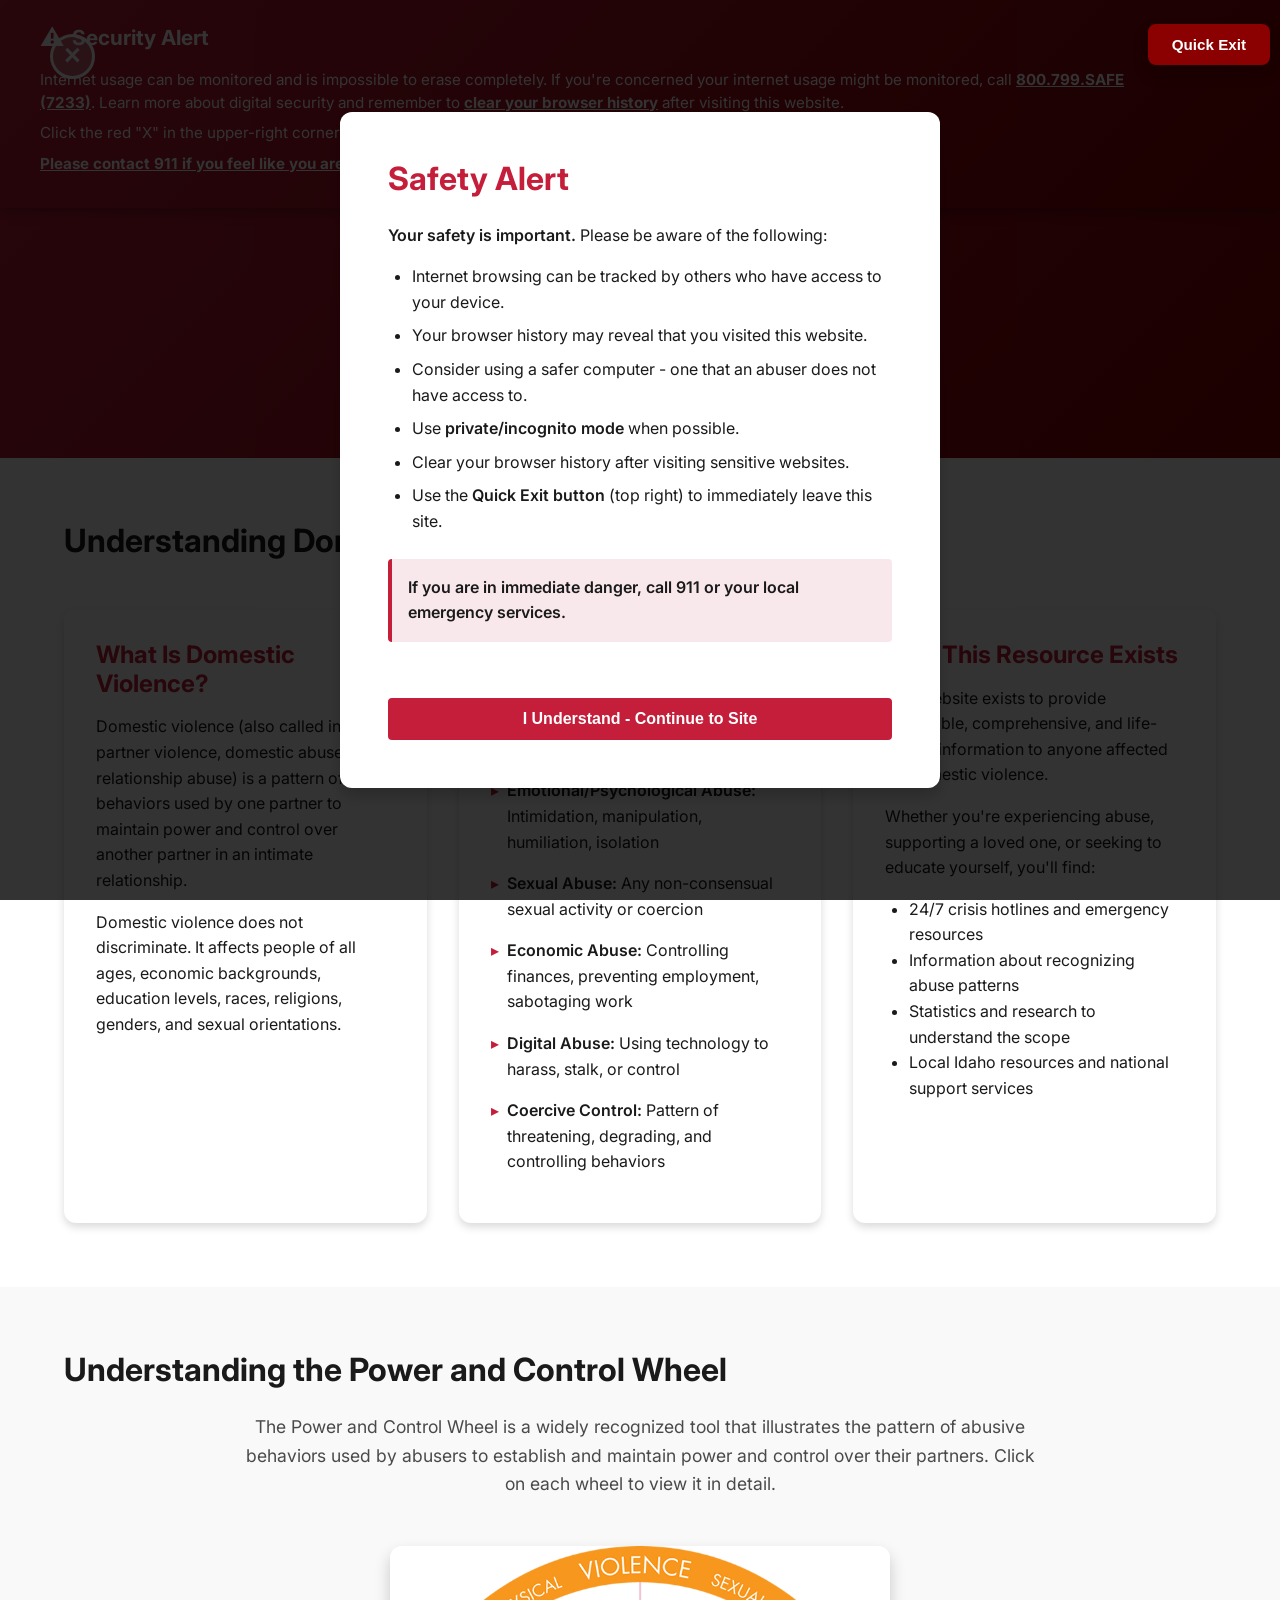
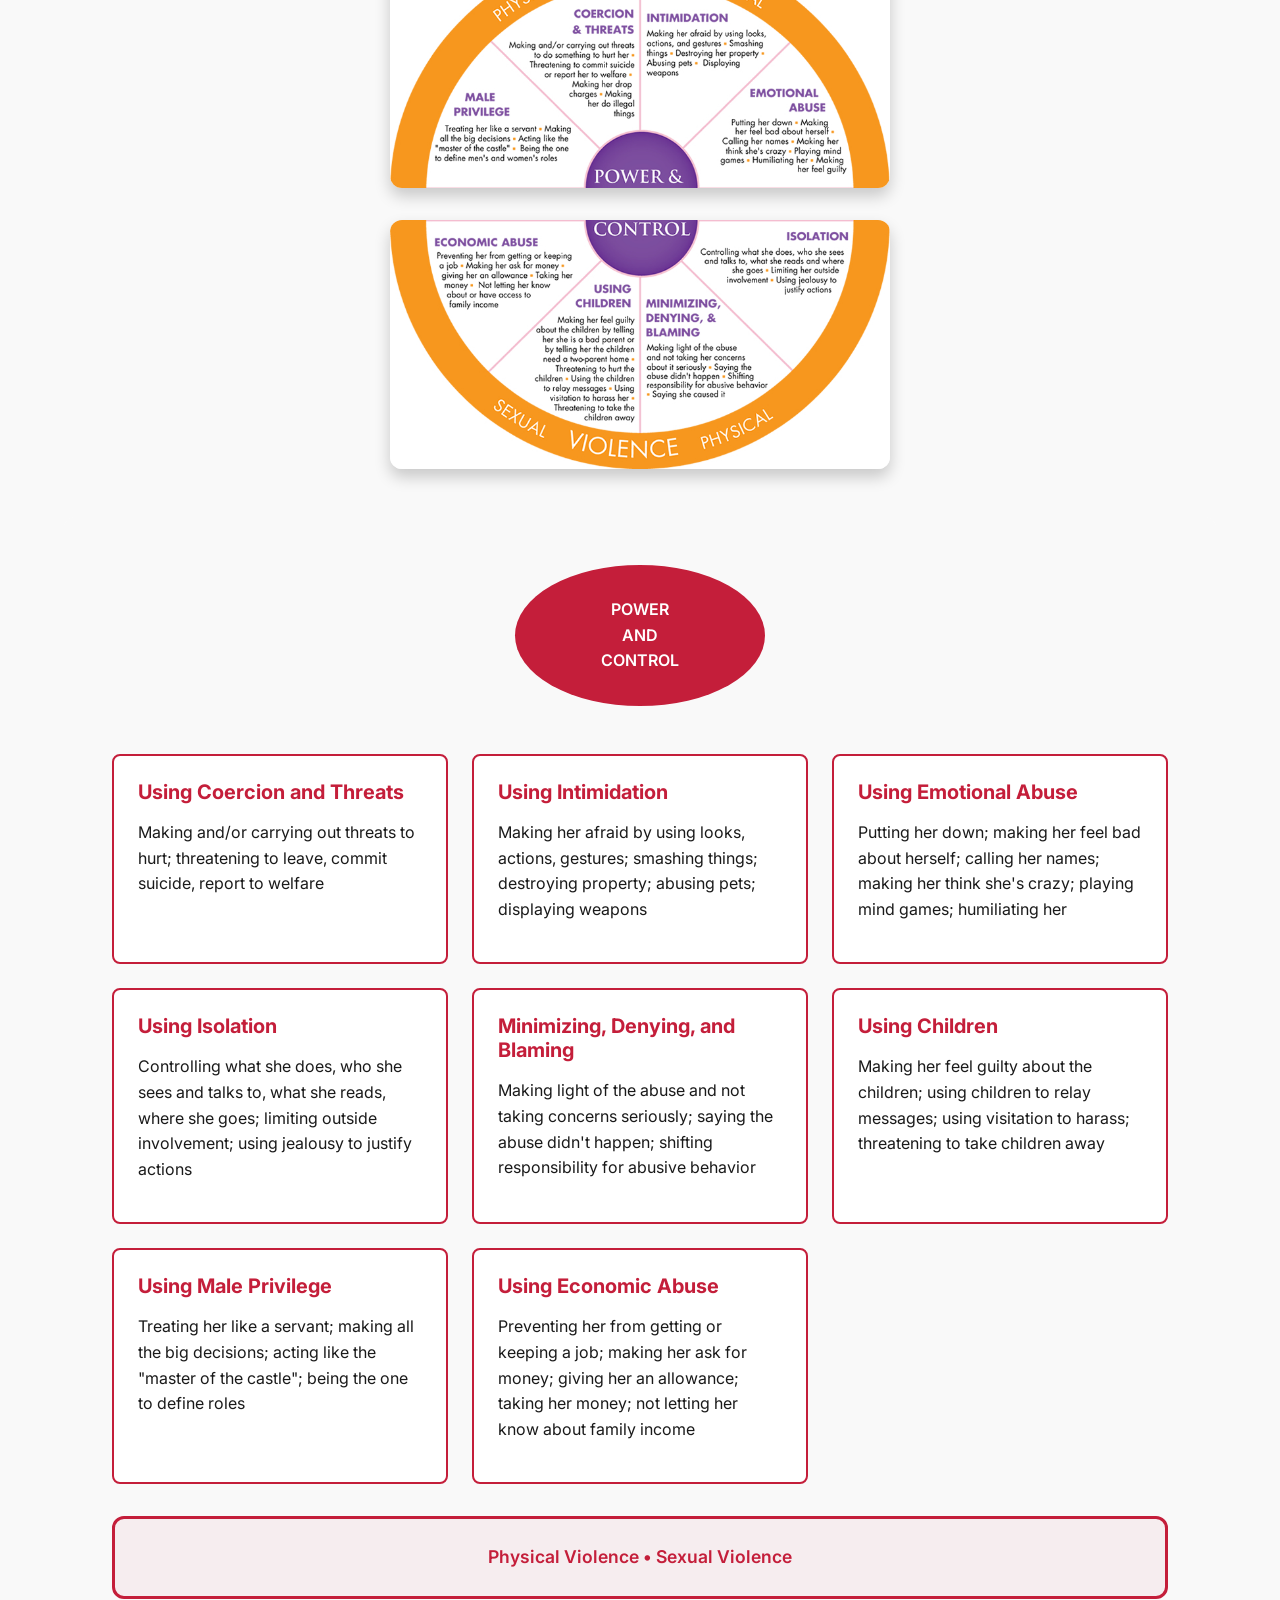
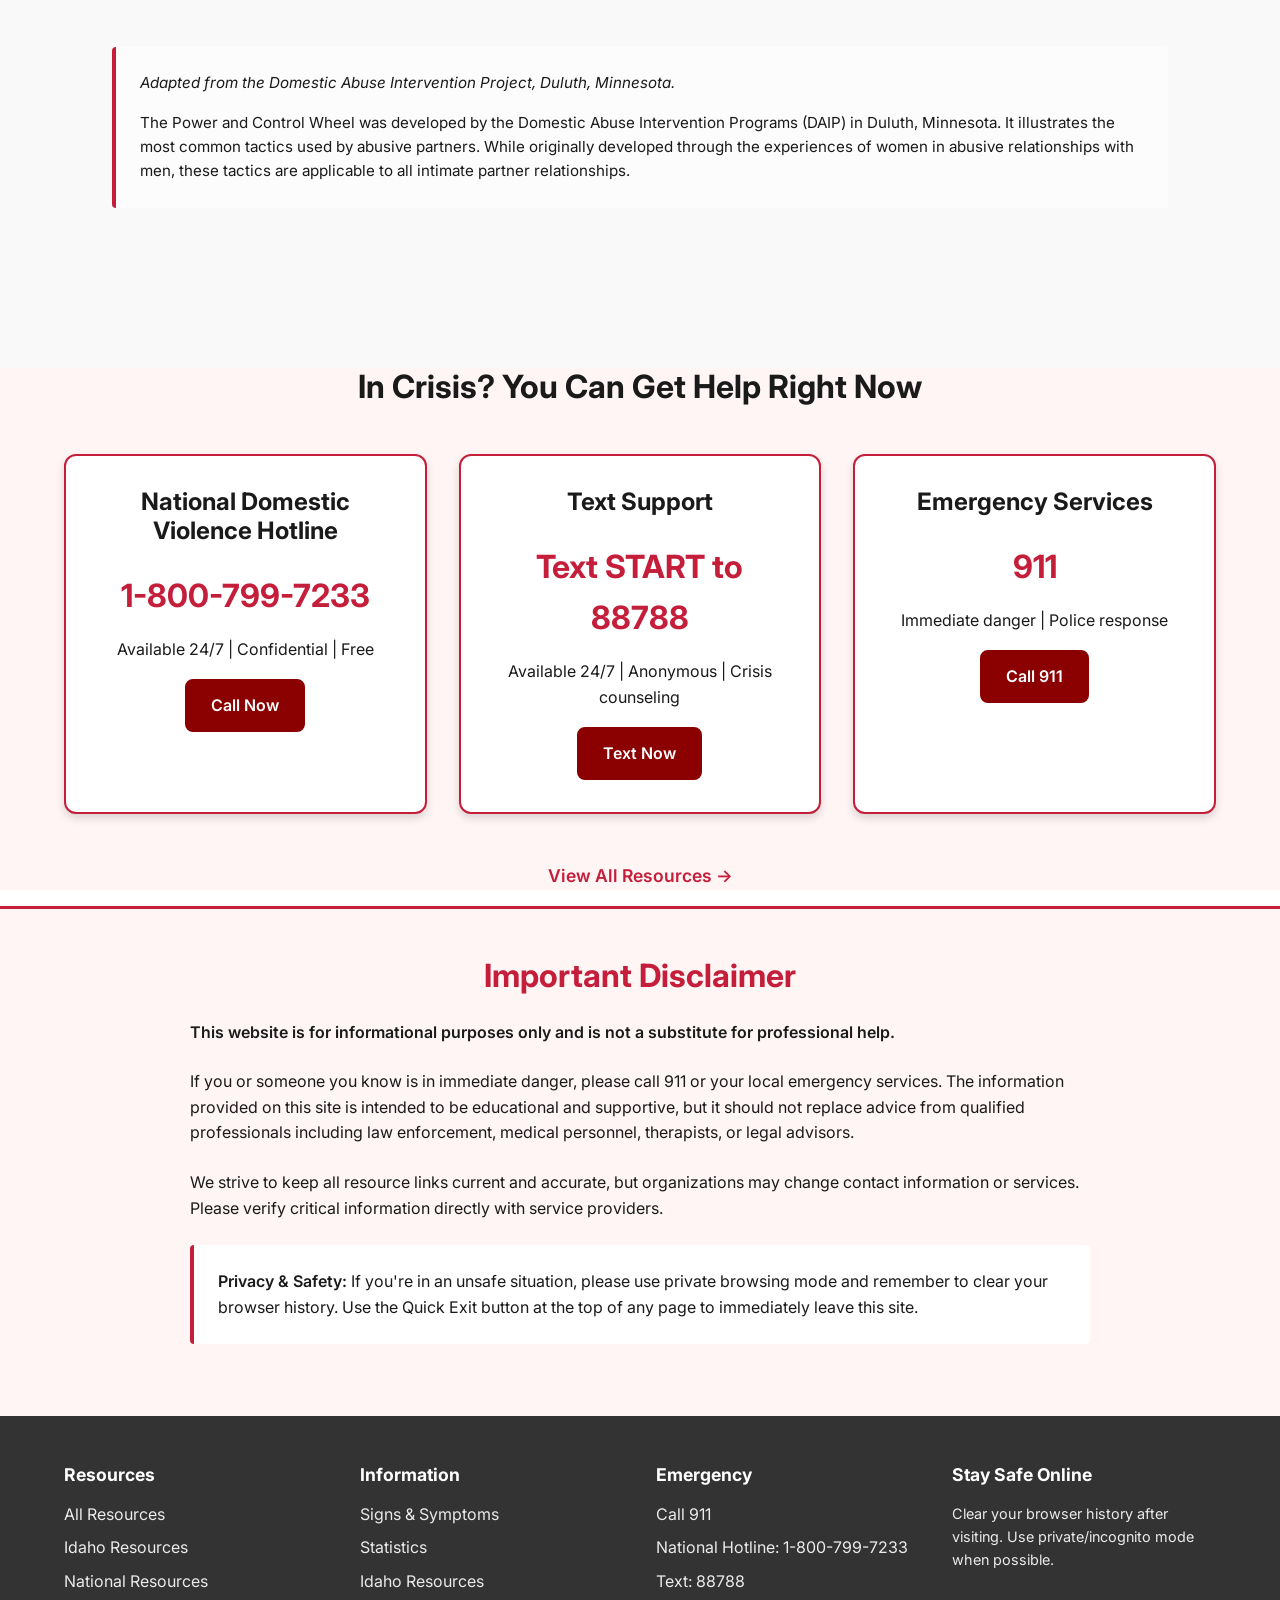
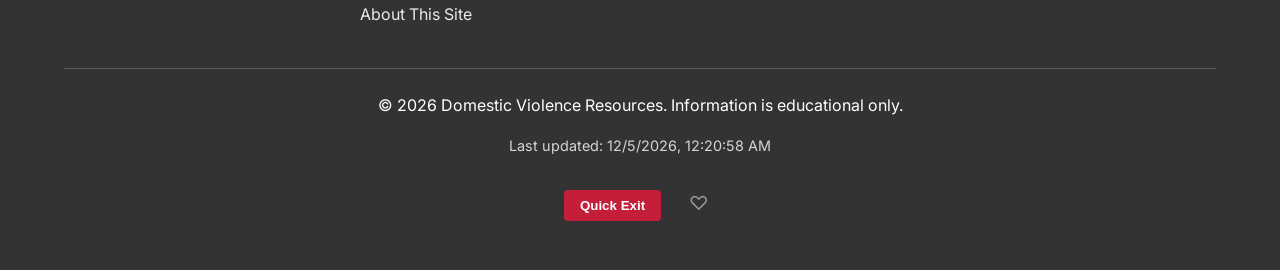
<file: index.html>
<!DOCTYPE html>
<html lang="en">
<head>
    <meta charset="UTF-8">
    <meta name="viewport" content="width=device-width, initial-scale=1.0">
    <meta name="description" content="Comprehensive domestic violence resource center providing support, information, and emergency assistance for survivors.">
    <meta name="keywords" content="domestic violence, domestic abuse, help, resources, support, hotline, Idaho">
    <title>Home - Domestic Violence Resources</title>
    <link rel="icon" href="data:image/svg+xml,<svg xmlns='http://www.w3.org/2000/svg' viewBox='0 0 100 100'><text y='0.9em' font-size='90'>❤️</text></svg>" type="image/svg+xml">
    <link rel="stylesheet" href="styles.css">
    <link rel="preconnect" href="https://fonts.googleapis.com">
    <link rel="preconnect" href="https://fonts.gstatic.com" crossorigin>
    <link href="https://fonts.googleapis.com/css2?family=Inter:wght@300;400;600;700&display=swap" rel="stylesheet">
    <!-- UserWay Accessibility Widget -->
    <script>
    (function(d){
        var s = d.createElement("script");
        s.setAttribute("data-account", "xGkYEsQ9GU");
        s.setAttribute("src", "https://cdn.userway.org/widget.js");
        (d.body || d.head).appendChild(s);
    })(document)
    </script>
</head>
<body>
    <!-- Security Alert Banner -->
    <div id="securityBanner" class="security-banner" role="alert" aria-live="polite">
        <div class="security-banner-content">
            <h2>Security Alert</h2>
            <p>Internet usage can be monitored and is impossible to erase completely. If you're concerned your internet usage might be monitored, call <strong>800.799.SAFE (7233)</strong>. Learn more about digital security and remember to <strong>clear your browser history</strong> after visiting this website.</p>
            <p>Click the red "X" in the upper-right corner or <strong>press the "Escape" key twice</strong> at any time to leave immediately.</p>
            <p><strong>Please contact 911 if you feel like you are in immediate danger or a life-threatening situation.</strong></p>
            <button type="button" class="security-banner-close" aria-label="Close security alert" id="closeBanner">
                <span>×</span>
            </button>
        </div>
    </div>

    <!-- Safety Alert Modal -->
    <div id="safetyModal" class="safety-modal" role="dialog" aria-labelledby="safety-modal-title" aria-modal="true">
        <div class="safety-modal-content">
            <h2 id="safety-modal-title">Safety Alert</h2>
            <div class="safety-modal-body">
                <p><strong>Your safety is important.</strong> Please be aware of the following:</p>
                <ul>
                    <li>Internet browsing can be tracked by others who have access to your device.</li>
                    <li>Your browser history may reveal that you visited this website.</li>
                    <li>Consider using a safer computer - one that an abuser does not have access to.</li>
                    <li>Use <strong>private/incognito mode</strong> when possible.</li>
                    <li>Clear your browser history after visiting sensitive websites.</li>
                    <li>Use the <strong>Quick Exit button</strong> (top right) to immediately leave this site.</li>
                </ul>
                <p class="safety-emergency"><strong>If you are in immediate danger, call 911 or your local emergency services.</strong></p>
            </div>
            <div class="safety-modal-footer">
                <button id="dismissSafetyModal" class="btn btn-primary">I Understand - Continue to Site</button>
            </div>
        </div>
    </div>

    <!-- Quick Exit Button -->
    <button type="button" id="quickExit" class="quick-exit-btn" aria-label="Quick exit to Google">
        Quick Exit
    </button>

    <!-- Scroll to Top Button -->
    <button id="scrollToTop" class="scroll-to-top" aria-label="Scroll to top">
        ↑
    </button>

    <!-- Header/Navigation -->
    <header role="banner">
        <nav role="navigation" aria-label="Main navigation">
            <div class="nav-container">
                <div class="logo">
                    <a href="index.html" aria-label="Home">Domestic Violence Resources</a>
                </div>
                <div class="mobile-logo-phone">
                    <a href="tel:1-800-799-7233">📞 1-800-799-7233</a>
                </div>
                <button class="mobile-menu-toggle" aria-label="Toggle navigation menu" aria-expanded="false">
                    <span></span>
                    <span></span>
                    <span></span>
                </button>
                <ul class="nav-menu">
                    <li><a href="index.html" class="active" aria-current="page">Home</a></li>
                    <li><a href="resources.html">Resources</a></li>
                    <li><a href="signs.html">Signs & Symptoms</a></li>
                    <li><a href="stats.html">Statistics</a></li>
                    <li><a href="idaho.html">Idaho</a></li>
                </ul>
                <div class="emergency-number">
                    <a href="tel:1-800-799-7233" class="emergency-link">
                        1-800-799-7233
                    </a>
                </div>
            </div>
        </nav>
    </header>

    <!-- Main Content -->
    <main role="main">
        <!-- Hero Section -->
        <section class="hero" aria-labelledby="hero-heading">
            <div class="hero-content">
                <div class="mobile-hero-phone">
                    <a href="tel:1-800-799-7233">📞 1-800-799-7233</a>
                </div>
                <h1 id="hero-heading">You Are Not Alone</h1>
                <p class="hero-subtitle">Find Support, Resources, and Hope</p>
                <div class="hero-buttons">
                    <a href="resources.html" class="btn btn-primary">Get Help Now</a>
                    <a href="tel:1-800-799-7233" class="btn btn-secondary">Call Hotline</a>
                </div>
            </div>
        </section>

        <!-- Understanding Domestic Violence -->
        <section class="content-section" aria-labelledby="understanding-heading">
            <div class="container">
                <h2 id="understanding-heading">Understanding Domestic Violence</h2>
                
                <div class="info-grid">
                    <div class="info-card">
                        <h3>What Is Domestic Violence?</h3>
                        <p>Domestic violence (also called intimate partner violence, domestic abuse, or relationship abuse) is a pattern of behaviors used by one partner to maintain power and control over another partner in an intimate relationship.</p>
                        <p>Domestic violence does not discriminate. It affects people of all ages, economic backgrounds, education levels, races, religions, genders, and sexual orientations.</p>
                    </div>

                    <div class="info-card">
                        <h3>Forms of Abuse</h3>
                        <ul class="abuse-types">
                            <li><strong>Physical Abuse:</strong> Hitting, slapping, kicking, restraining, or any unwanted physical contact</li>
                            <li><strong>Emotional/Psychological Abuse:</strong> Intimidation, manipulation, humiliation, isolation</li>
                            <li><strong>Sexual Abuse:</strong> Any non-consensual sexual activity or coercion</li>
                            <li><strong>Economic Abuse:</strong> Controlling finances, preventing employment, sabotaging work</li>
                            <li><strong>Digital Abuse:</strong> Using technology to harass, stalk, or control</li>
                            <li><strong>Coercive Control:</strong> Pattern of threatening, degrading, and controlling behaviors</li>
                        </ul>
                    </div>

                    <div class="info-card">
                        <h3>Why This Resource Exists</h3>
                        <p>This website exists to provide accessible, comprehensive, and life-saving information to anyone affected by domestic violence.</p>
                        <p>Whether you're experiencing abuse, supporting a loved one, or seeking to educate yourself, you'll find:</p>
                        <ul>
                            <li>24/7 crisis hotlines and emergency resources</li>
                            <li>Information about recognizing abuse patterns</li>
                            <li>Statistics and research to understand the scope</li>
                            <li>Local Idaho resources and national support services</li>
                        </ul>
                    </div>
                </div>
            </div>
        </section>

        <!-- Power and Control Wheel -->
        <section class="content-section alternate-bg" aria-labelledby="wheel-heading">
            <div class="container">
                <h2 id="wheel-heading">Understanding the Power and Control Wheel</h2>
                <p class="section-intro">The Power and Control Wheel is a widely recognized tool that illustrates the pattern of abusive behaviors used by abusers to establish and maintain power and control over their partners. Click on each wheel to view it in detail.</p>
                
                <!-- Power and Control Wheel Images - Clickable -->
                <div class="wheel-images-grid">
                    <div class="wheel-image-card" data-wheel-index="0" role="button" tabindex="0" aria-label="Click to view Power and Control Wheel in detail">
                        <img src="powerWheel1.jpg" alt="Power and Control Wheel showing tactics of domestic abuse including coercion and threats, intimidation, emotional abuse, isolation, minimizing and denying, using children, male privilege, and economic abuse, with physical and sexual violence forming the outer ring" class="wheel-image" loading="lazy">
                        <div class="wheel-overlay">
                            <span class="wheel-zoom-icon">🔍 Click to Enlarge</span>
                        </div>
                    </div>
                    
                    <div class="wheel-image-card" data-wheel-index="1" role="button" tabindex="0" aria-label="Click to view detailed breakdown of Power and Control Wheel">
                        <img src="powerWheel2.jpg" alt="Detailed breakdown of Power and Control Wheel showing specific examples of coercion, threats, intimidation, emotional abuse, isolation, economic abuse, male privilege, using children, minimizing and blaming behaviors" class="wheel-image" loading="lazy">
                        <div class="wheel-overlay">
                            <span class="wheel-zoom-icon">🔍 Click to Enlarge</span>
                        </div>
                    </div>
                </div>
                
                <div class="wheel-container">
                    <div class="wheel-image-replacement">
                        <div class="wheel-center">
                            <strong>POWER<br>AND<br>CONTROL</strong>
                        </div>
                        <div class="wheel-sections">
                            <div class="wheel-section">
                                <h4>Using Coercion and Threats</h4>
                                <p>Making and/or carrying out threats to hurt; threatening to leave, commit suicide, report to welfare</p>
                            </div>
                            <div class="wheel-section">
                                <h4>Using Intimidation</h4>
                                <p>Making her afraid by using looks, actions, gestures; smashing things; destroying property; abusing pets; displaying weapons</p>
                            </div>
                            <div class="wheel-section">
                                <h4>Using Emotional Abuse</h4>
                                <p>Putting her down; making her feel bad about herself; calling her names; making her think she's crazy; playing mind games; humiliating her</p>
                            </div>
                            <div class="wheel-section">
                                <h4>Using Isolation</h4>
                                <p>Controlling what she does, who she sees and talks to, what she reads, where she goes; limiting outside involvement; using jealousy to justify actions</p>
                            </div>
                            <div class="wheel-section">
                                <h4>Minimizing, Denying, and Blaming</h4>
                                <p>Making light of the abuse and not taking concerns seriously; saying the abuse didn't happen; shifting responsibility for abusive behavior</p>
                            </div>
                            <div class="wheel-section">
                                <h4>Using Children</h4>
                                <p>Making her feel guilty about the children; using children to relay messages; using visitation to harass; threatening to take children away</p>
                            </div>
                            <div class="wheel-section">
                                <h4>Using Male Privilege</h4>
                                <p>Treating her like a servant; making all the big decisions; acting like the "master of the castle"; being the one to define roles</p>
                            </div>
                            <div class="wheel-section">
                                <h4>Using Economic Abuse</h4>
                                <p>Preventing her from getting or keeping a job; making her ask for money; giving her an allowance; taking her money; not letting her know about family income</p>
                            </div>
                        </div>
                        <div class="wheel-outer-ring">
                            <p><strong>Physical Violence • Sexual Violence</strong></p>
                        </div>
                    </div>
                    <div class="wheel-attribution">
                        <p><em>Adapted from the Domestic Abuse Intervention Project, Duluth, Minnesota.</em></p>
                        <p>The Power and Control Wheel was developed by the Domestic Abuse Intervention Programs (DAIP) in Duluth, Minnesota. It illustrates the most common tactics used by abusive partners. While originally developed through the experiences of women in abusive relationships with men, these tactics are applicable to all intimate partner relationships.</p>
                    </div>
                </div>
            </div>
        </section>

        <!-- Emergency Resources Preview -->
        <section class="cta-section" aria-labelledby="emergency-heading">
            <div class="container">
                <h2 id="emergency-heading">In Crisis? You Can Get Help Right Now</h2>
                <div class="emergency-grid">
                    <div class="emergency-card">
                        <h3>National Domestic Violence Hotline</h3>
                        <p class="large-number">1-800-799-7233</p>
                        <p>Available 24/7 | Confidential | Free</p>
                        <a href="tel:1-800-799-7233" class="btn btn-emergency">Call Now</a>
                    </div>
                    <div class="emergency-card">
                        <h3>Text Support</h3>
                        <p class="large-number">Text START to 88788</p>
                        <p>Available 24/7 | Anonymous | Crisis counseling</p>
                        <a href="sms:88788&body=START" class="btn btn-emergency">Text Now</a>
                    </div>
                    <div class="emergency-card">
                        <h3>Emergency Services</h3>
                        <p class="large-number">911</p>
                        <p>Immediate danger | Police response</p>
                        <a href="tel:911" class="btn btn-emergency">Call 911</a>
                    </div>
                </div>
                <p class="cta-footer">
                    <a href="resources.html" class="link-arrow">View All Resources →</a>
                </p>
            </div>
        </section>

        <!-- Disclaimer -->
        <section class="disclaimer" role="contentinfo" aria-labelledby="disclaimer-heading">
            <div class="container">
                <h2 id="disclaimer-heading">Important Disclaimer</h2>
                <p><strong>This website is for informational purposes only and is not a substitute for professional help.</strong></p>
                <p>If you or someone you know is in immediate danger, please call 911 or your local emergency services. The information provided on this site is intended to be educational and supportive, but it should not replace advice from qualified professionals including law enforcement, medical personnel, therapists, or legal advisors.</p>
                <p>We strive to keep all resource links current and accurate, but organizations may change contact information or services. Please verify critical information directly with service providers.</p>
                <p class="privacy-note"><strong>Privacy & Safety:</strong> If you're in an unsafe situation, please use private browsing mode and remember to clear your browser history. Use the Quick Exit button at the top of any page to immediately leave this site.</p>
            </div>
        </section>
    </main>

    <!-- Power Wheel Viewer Modal -->
    <div class="wheel-viewer-modal" id="wheelViewer" role="dialog" aria-modal="true" aria-labelledby="wheel-viewer-title">
        <div class="wheel-viewer-content">
            <button class="wheel-viewer-close" id="closeWheelViewer" aria-label="Close viewer">
                ×
            </button>
            <div class="wheel-viewer-image-container" id="wheelViewerImageContainer">
                <!-- Image will be inserted here by JavaScript -->
            </div>
            <div class="wheel-viewer-navigation">
                <button class="wheel-viewer-prev" id="wheelViewerPrev" aria-label="Previous wheel">
                    ◀ Previous
                </button>
                <span class="wheel-viewer-counter" id="wheelViewerCounter"></span>
                <button class="wheel-viewer-next" id="wheelViewerNext" aria-label="Next wheel">
                    Next ▶
                </button>
            </div>
        </div>
    </div>

    <!-- Footer -->
    <footer role="contentinfo">
        <div class="container">
            <div class="footer-grid">
                <div class="footer-section">
                    <h3>Resources</h3>
                    <ul>
                        <li><a href="resources.html">All Resources</a></li>
                        <li><a href="idaho.html">Idaho Resources</a></li>
                        <li><a href="resources.html#national">National Resources</a></li>
                    </ul>
                </div>
                <div class="footer-section">
                    <h3>Information</h3>
                    <ul>
                        <li><a href="signs.html">Signs & Symptoms</a></li>
                        <li><a href="stats.html">Statistics</a></li>
                        <li><a href="idaho.html">Idaho Resources</a></li>
                        <li><a href="index.html">About This Site</a></li>
                    </ul>
                </div>
                <div class="footer-section">
                    <h3>Emergency</h3>
                    <ul>
                        <li><a href="tel:911">Call 911</a></li>
                        <li><a href="tel:1-800-799-7233">National Hotline: 1-800-799-7233</a></li>
                        <li><a href="sms:88788&body=START">Text: 88788</a></li>
                    </ul>
                </div>
                <div class="footer-section">
                    <h3>Stay Safe Online</h3>
                    <p class="footer-safety">Clear your browser history after visiting. Use private/incognito mode when possible.</p>
                </div>
            </div>
            <div class="footer-bottom">
                <p>&copy; 2026 Domestic Violence Resources. Information is educational only.</p>
                <p class="footer-updated">Last updated: <span id="lastUpdated"></span></p>
                <p class="footer-links">
                    <button type="button" id="quickExitFooter" class="footer-exit">Quick Exit</button>
                    <span class="easter-egg" id="easterEgg" title="Click me!" role="button" tabindex="0" aria-label="Click for a special surprise">♡</span>
                </p>
            </div>
        </div>
    </footer>

    <!-- Scripts -->
    <script src="script.js"></script>
</body>
</html>
</file>
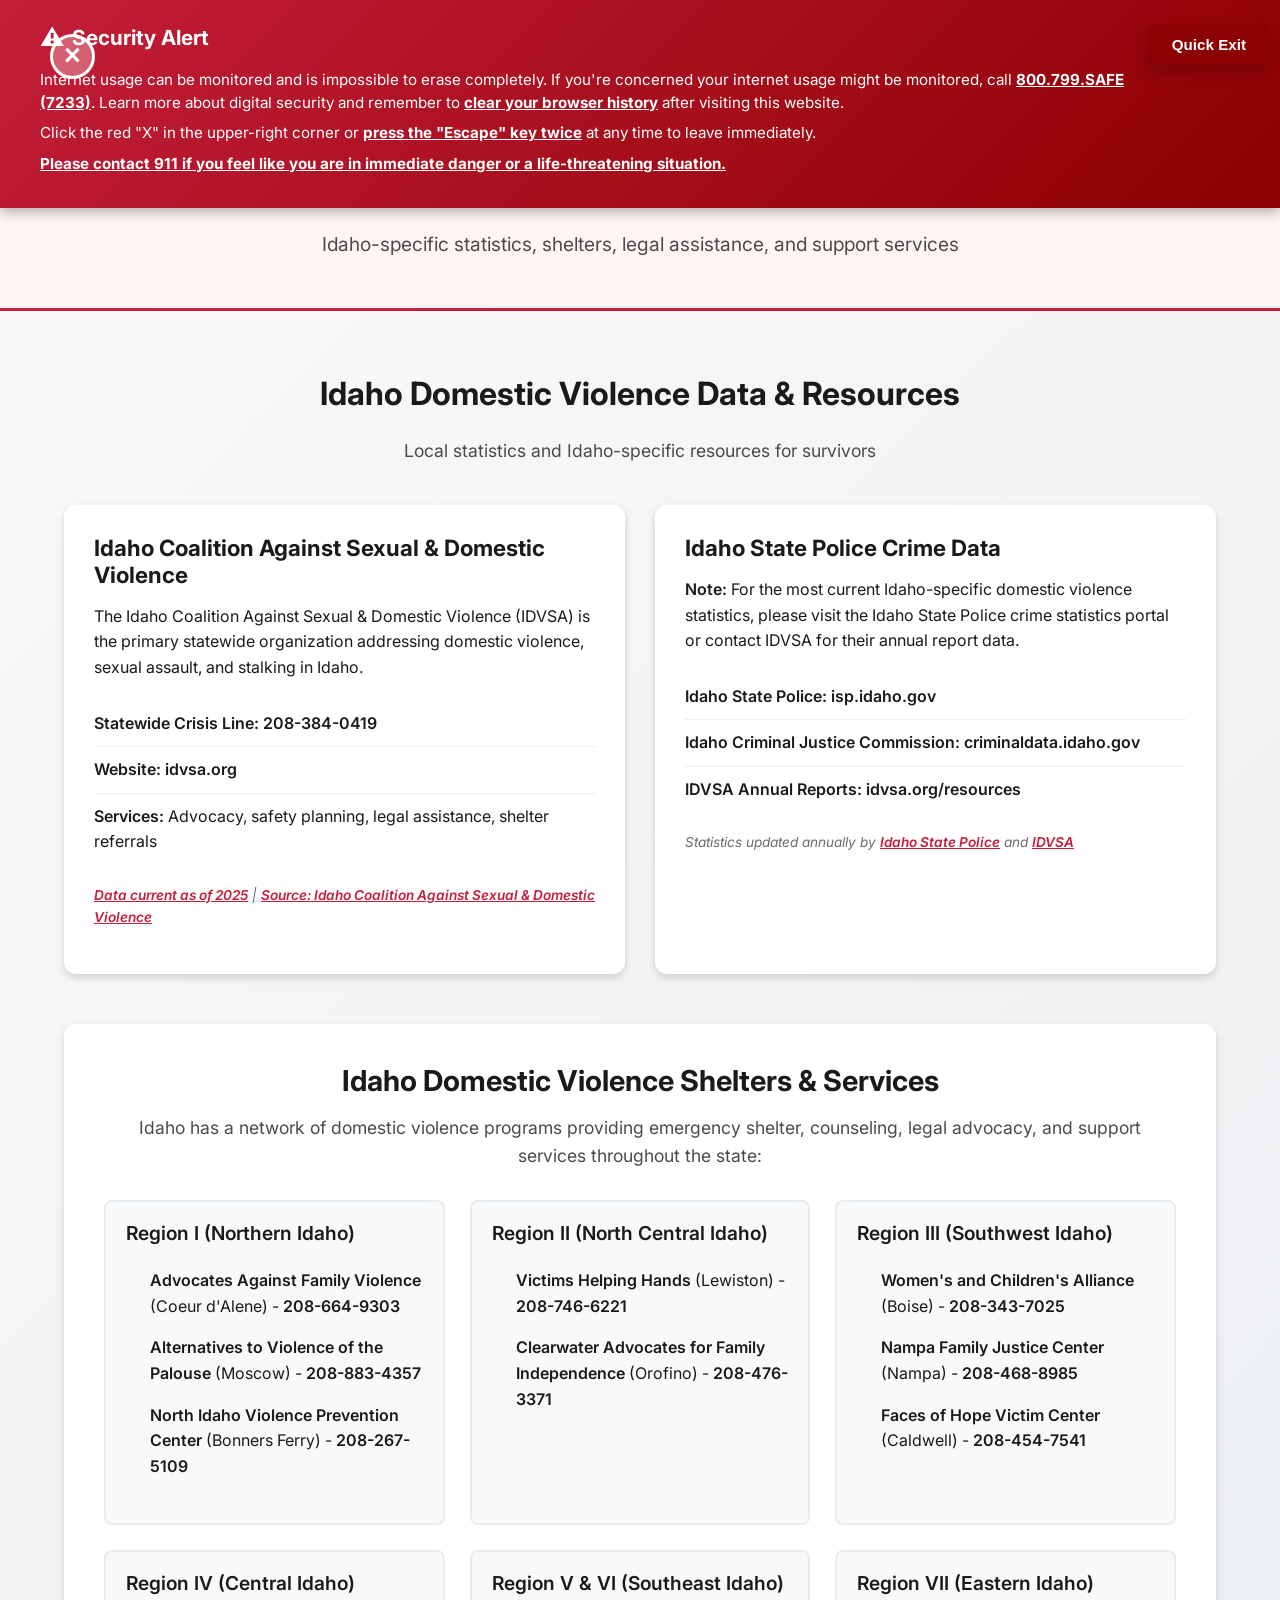
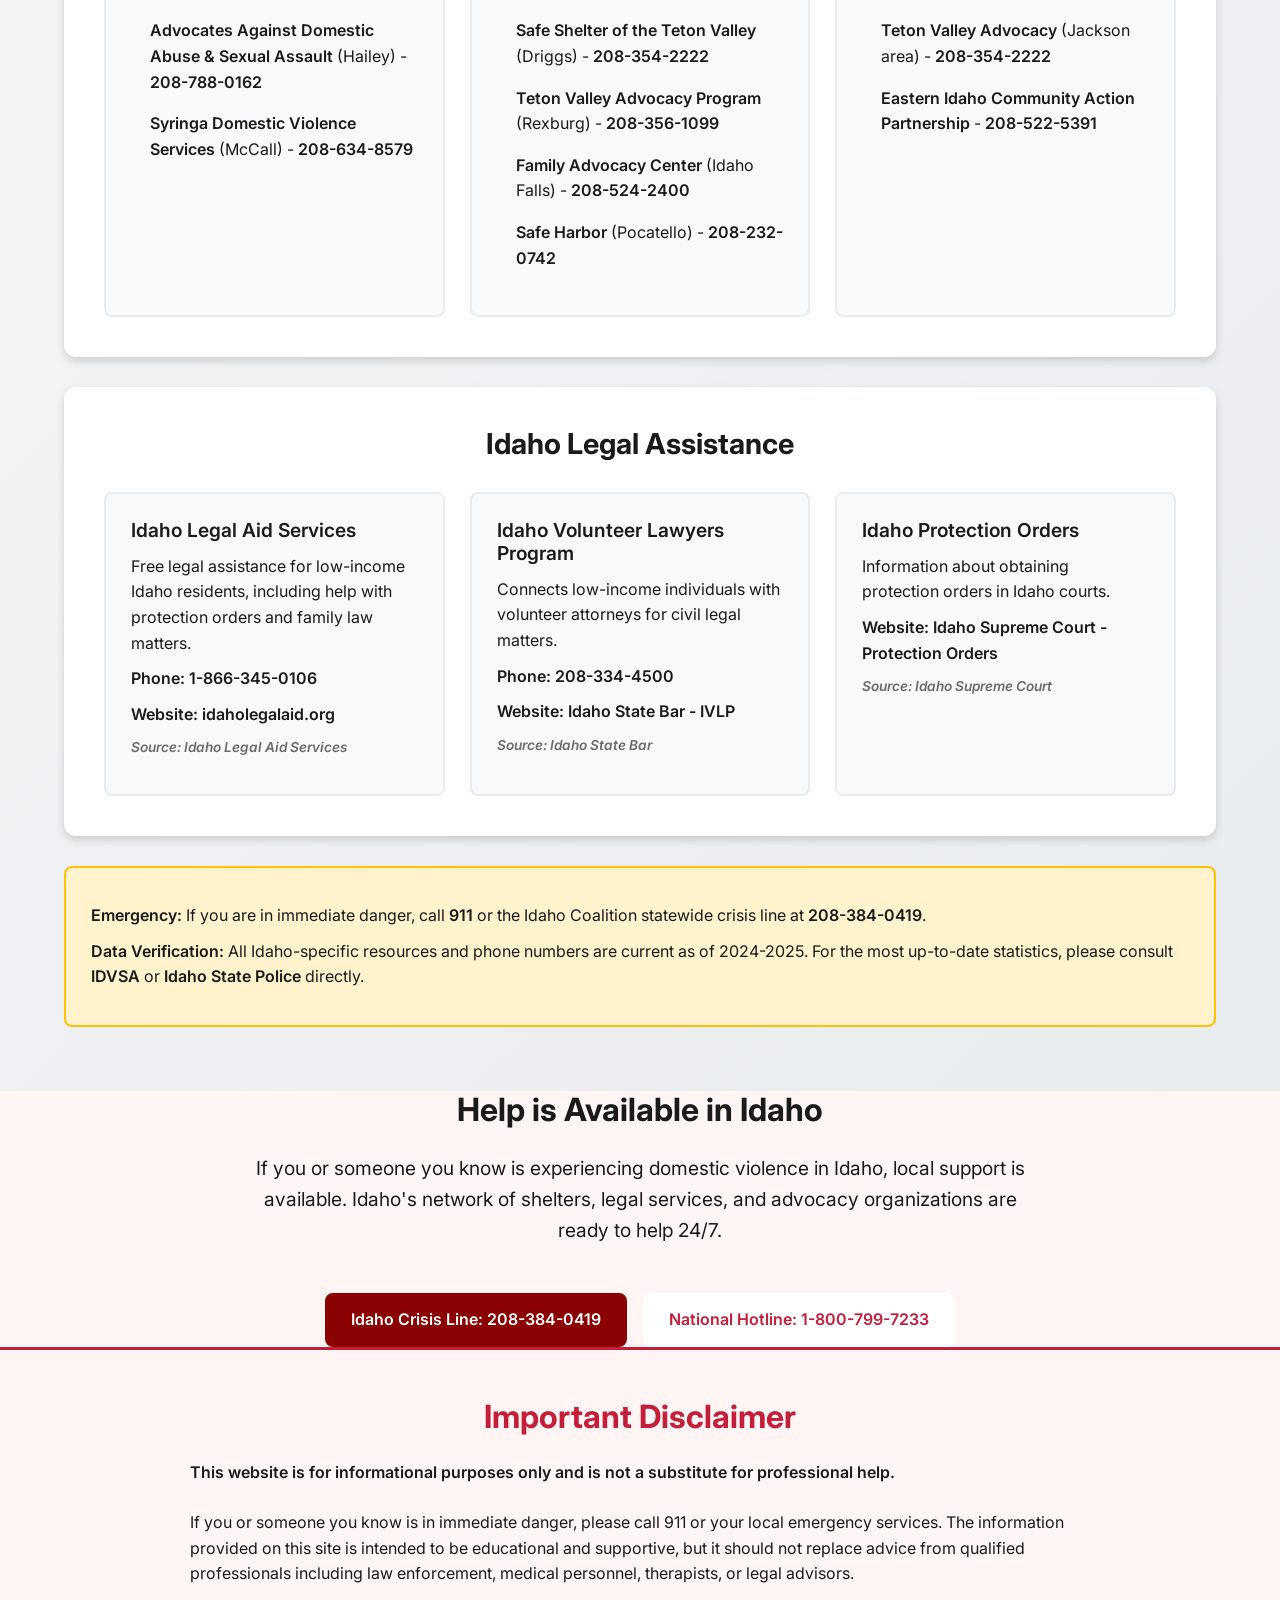
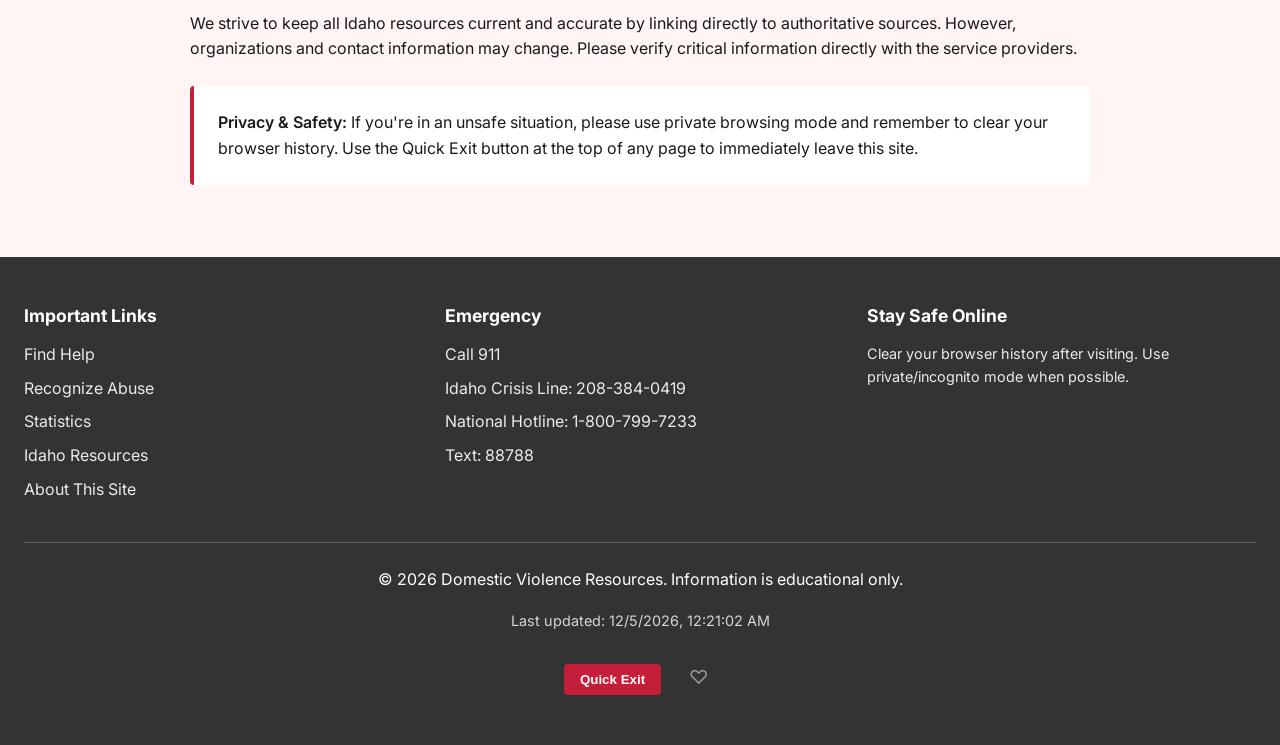
<file: idaho.html>
<!DOCTYPE html>
<html lang="en">
<head>
    <meta charset="UTF-8">
    <meta name="viewport" content="width=device-width, initial-scale=1.0">
    <meta name="description" content="Idaho-specific domestic violence resources, statistics, shelters, and legal assistance for survivors.">
    <meta name="keywords" content="Idaho domestic violence, Idaho DV resources, Idaho shelters, IDVSA, Idaho help">
    <title>Idaho Resources - Domestic Violence Resources</title>
    <link rel="icon" href="data:image/svg+xml,<svg xmlns='http://www.w3.org/2000/svg' viewBox='0 0 100 100'><text y='0.9em' font-size='90'>❤️</text></svg>" type="image/svg+xml">
    <link rel="stylesheet" href="styles.css">
    <link rel="preconnect" href="https://fonts.googleapis.com">
    <link rel="preconnect" href="https://fonts.gstatic.com" crossorigin>
    <link href="https://fonts.googleapis.com/css2?family=Inter:wght@300;400;600;700&display=swap" rel="stylesheet">
    <!-- UserWay Accessibility Widget -->
    <script>
    (function(d){
        var s = d.createElement("script");
        s.setAttribute("data-account", "xGkYEsQ9GU");
        s.setAttribute("src", "https://cdn.userway.org/widget.js");
        (d.body || d.head).appendChild(s);
    })(document)
    </script>
</head>
<body>
    <!-- Security Alert Banner -->
    <div id="securityBanner" class="security-banner" role="alert" aria-live="polite">
        <div class="security-banner-content">
            <h2>Security Alert</h2>
            <p>Internet usage can be monitored and is impossible to erase completely. If you're concerned your internet usage might be monitored, call <strong>800.799.SAFE (7233)</strong>. Learn more about digital security and remember to <strong>clear your browser history</strong> after visiting this website.</p>
            <p>Click the red "X" in the upper-right corner or <strong>press the "Escape" key twice</strong> at any time to leave immediately.</p>
            <p><strong>Please contact 911 if you feel like you are in immediate danger or a life-threatening situation.</strong></p>
            <button type="button" class="security-banner-close" aria-label="Close security alert" id="closeBanner">
                <span>×</span>
            </button>
        </div>
    </div>

    <!-- Quick Exit Button -->
    <button type="button" id="quickExit" class="quick-exit-btn" aria-label="Quick exit to Google">
        Quick Exit
    </button>

    <!-- Scroll to Top Button -->
    <button id="scrollToTop" class="scroll-to-top" aria-label="Scroll to top">
        ↑
    </button>

    <!-- Header/Navigation -->
    <header role="banner">
        <nav role="navigation" aria-label="Main navigation">
            <div class="nav-container">
                <div class="logo">
                    <a href="index.html" aria-label="Home">Domestic Violence Resources</a>
                </div>
                <div class="mobile-logo-phone">
                    <a href="tel:1-800-799-7233">📞 1-800-799-7233</a>
                </div>
                <button class="mobile-menu-toggle" aria-label="Toggle navigation menu" aria-expanded="false">
                    <span></span>
                    <span></span>
                    <span></span>
                </button>
                <ul class="nav-menu">
                    <li><a href="index.html">Home</a></li>
                    <li><a href="resources.html">Resources</a></li>
                    <li><a href="signs.html">Signs & Symptoms</a></li>
                    <li><a href="stats.html">Statistics</a></li>
                    <li><a href="idaho.html" class="active" aria-current="page">Idaho</a></li>
                </ul>
                <div class="emergency-number">
                    <a href="tel:1-800-799-7233" class="emergency-link">
                        1-800-799-7233
                    </a>
                </div>
            </div>
        </nav>
    </header>

    <!-- Main Content -->
    <main role="main">
        <!-- Page Header -->
        <section class="page-header" aria-labelledby="page-title">
            <div class="container">
                <h1 id="page-title">Idaho Domestic Violence Resources</h1>
                <p class="page-subtitle">Idaho-specific statistics, shelters, legal assistance, and support services</p>
            </div>
        </section>

        <!-- Idaho-Specific Data Section -->
        <section class="content-section idaho-section" aria-labelledby="idaho-heading">
            <div class="container">
                <div class="idaho-header">
                    <h2 id="idaho-heading">Idaho Domestic Violence Data & Resources</h2>
                    <p class="idaho-subtitle">Local statistics and Idaho-specific resources for survivors</p>
                </div>

                <!-- Idaho Statistics -->
                <div class="idaho-stats-grid">
                    <article class="idaho-stat-card">
                        <h3>Idaho Coalition Against Sexual & Domestic Violence</h3>
                        <p>The Idaho Coalition Against Sexual & Domestic Violence (IDVSA) is the primary statewide organization addressing domestic violence, sexual assault, and stalking in Idaho.</p>
                        <ul class="idaho-data-list">
                            <li><strong>Statewide Crisis Line:</strong> <a href="tel:208-384-0419">208-384-0419</a></li>
                            <li><strong>Website:</strong> <a href="https://idvsa.org/" target="_blank" rel="noopener noreferrer">idvsa.org</a></li>
                            <li><strong>Services:</strong> Advocacy, safety planning, legal assistance, shelter referrals</li>
                        </ul>
                        <p class="source-note"><a href="https://www.cdc.gov/violenceprevention/intimatepartnerviolence/fastfact.html" target="_blank" rel="noopener noreferrer">Data current as of 2025</a> | <a href="https://idvsa.org/" target="_blank" rel="noopener noreferrer">Source: Idaho Coalition Against Sexual & Domestic Violence</a></p>
                    </article>

                    <article class="idaho-stat-card">
                        <h3>Idaho State Police Crime Data</h3>
                        <p><strong>Note:</strong> For the most current Idaho-specific domestic violence statistics, please visit the Idaho State Police crime statistics portal or contact IDVSA for their annual report data.</p>
                        <ul class="idaho-data-list">
                            <li><strong>Idaho State Police:</strong> <a href="https://isp.idaho.gov/" target="_blank" rel="noopener noreferrer">isp.idaho.gov</a></li>
                            <li><strong>Idaho Criminal Justice Commission:</strong> <a href="https://criminaldata.idaho.gov/" target="_blank" rel="noopener noreferrer">criminaldata.idaho.gov</a></li>
                            <li><strong>IDVSA Annual Reports:</strong> <a href="https://idvsa.org/resources/" target="_blank" rel="noopener noreferrer">idvsa.org/resources</a></li>
                        </ul>
                        <p class="source-note">Statistics updated annually by <a href="https://isp.idaho.gov/" target="_blank" rel="noopener noreferrer">Idaho State Police</a> and <a href="https://idvsa.org/" target="_blank" rel="noopener noreferrer">IDVSA</a></p>
                    </article>
                </div>

                <!-- Idaho Resources -->
                <div class="idaho-resources">
                    <h3>Idaho Domestic Violence Shelters & Services</h3>
                    <p class="resources-intro">Idaho has a network of domestic violence programs providing emergency shelter, counseling, legal advocacy, and support services throughout the state:</p>
                    
                    <div class="idaho-resources-grid">
                        <article class="idaho-resource-card">
                            <h4>Region I (Northern Idaho)</h4>
                            <ul>
                                <li><strong>Advocates Against Family Violence</strong> (Coeur d'Alene) - <a href="tel:208-664-9303">208-664-9303</a></li>
                                <li><strong>Alternatives to Violence of the Palouse</strong> (Moscow) - <a href="tel:208-883-4357">208-883-4357</a></li>
                                <li><strong>North Idaho Violence Prevention Center</strong> (Bonners Ferry) - <a href="tel:208-267-5109">208-267-5109</a></li>
                            </ul>
                        </article>

                        <article class="idaho-resource-card">
                            <h4>Region II (North Central Idaho)</h4>
                            <ul>
                                <li><strong>Victims Helping Hands</strong> (Lewiston) - <a href="tel:208-746-6221">208-746-6221</a></li>
                                <li><strong>Clearwater Advocates for Family Independence</strong> (Orofino) - <a href="tel:208-476-3371">208-476-3371</a></li>
                            </ul>
                        </article>

                        <article class="idaho-resource-card">
                            <h4>Region III (Southwest Idaho)</h4>
                            <ul>
                                <li><strong>Women's and Children's Alliance</strong> (Boise) - <a href="tel:208-343-7025">208-343-7025</a></li>
                                <li><strong>Nampa Family Justice Center</strong> (Nampa) - <a href="tel:208-468-8985">208-468-8985</a></li>
                                <li><strong>Faces of Hope Victim Center</strong> (Caldwell) - <a href="tel:208-454-7541">208-454-7541</a></li>
                            </ul>
                        </article>

                        <article class="idaho-resource-card">
                            <h4>Region IV (Central Idaho)</h4>
                            <ul>
                                <li><strong>Advocates Against Domestic Abuse & Sexual Assault</strong> (Hailey) - <a href="tel:208-788-0162">208-788-0162</a></li>
                                <li><strong>Syringa Domestic Violence Services</strong> (McCall) - <a href="tel:208-634-8579">208-634-8579</a></li>
                            </ul>
                        </article>

                        <article class="idaho-resource-card">
                            <h4>Region V & VI (Southeast Idaho)</h4>
                            <ul>
                                <li><strong>Safe Shelter of the Teton Valley</strong> (Driggs) - <a href="tel:208-354-2222">208-354-2222</a></li>
                                <li><strong>Teton Valley Advocacy Program</strong> (Rexburg) - <a href="tel:208-356-1099">208-356-1099</a></li>
                                <li><strong>Family Advocacy Center</strong> (Idaho Falls) - <a href="tel:208-524-2400">208-524-2400</a></li>
                                <li><strong>Safe Harbor</strong> (Pocatello) - <a href="tel:208-232-0742">208-232-0742</a></li>
                            </ul>
                        </article>

                        <article class="idaho-resource-card">
                            <h4>Region VII (Eastern Idaho)</h4>
                            <ul>
                                <li><strong>Teton Valley Advocacy</strong> (Jackson area) - <a href="tel:208-354-2222">208-354-2222</a></li>
                                <li><strong>Eastern Idaho Community Action Partnership</strong> - <a href="tel:208-522-5391">208-522-5391</a></li>
                            </ul>
                        </article>
                    </div>
                </div>

                <!-- Idaho Legal Resources -->
                <div class="idaho-legal">
                    <h3>Idaho Legal Assistance</h3>
                    <div class="legal-grid">
                        <article class="legal-card">
                            <h4>Idaho Legal Aid Services</h4>
                            <p>Free legal assistance for low-income Idaho residents, including help with protection orders and family law matters.</p>
                            <p><strong>Phone:</strong> <a href="tel:1-866-345-0106">1-866-345-0106</a></p>
                            <p><strong>Website:</strong> <a href="https://www.idaholegalaid.org/" target="_blank" rel="noopener noreferrer">idaholegalaid.org</a></p>
                            <p class="source-note"><a href="https://www.idaholegalaid.org/" target="_blank" rel="noopener noreferrer">Source: Idaho Legal Aid Services</a></p>
                        </article>

                        <article class="legal-card">
                            <h4>Idaho Volunteer Lawyers Program</h4>
                            <p>Connects low-income individuals with volunteer attorneys for civil legal matters.</p>
                            <p><strong>Phone:</strong> <a href="tel:208-334-4500">208-334-4500</a></p>
                            <p><strong>Website:</strong> <a href="https://isb.idaho.gov/ivlp/" target="_blank" rel="noopener noreferrer">Idaho State Bar - IVLP</a></p>
                            <p class="source-note"><a href="https://isb.idaho.gov/ivlp/" target="_blank" rel="noopener noreferrer">Source: Idaho State Bar</a></p>
                        </article>

                        <article class="legal-card">
                            <h4>Idaho Protection Orders</h4>
                            <p>Information about obtaining protection orders in Idaho courts.</p>
                            <p><strong>Website:</strong> <a href="https://isc.idaho.gov/protection-orders" target="_blank" rel="noopener noreferrer">Idaho Supreme Court - Protection Orders</a></p>
                            <p class="source-note"><a href="https://isc.idaho.gov/protection-orders" target="_blank" rel="noopener noreferrer">Source: Idaho Supreme Court</a></p>
                        </article>
                    </div>
                </div>

                <div class="idaho-footer-note">
                    <p><strong>Emergency:</strong> If you are in immediate danger, call <a href="tel:911">911</a> or the Idaho Coalition statewide crisis line at <a href="tel:208-384-0419">208-384-0419</a>.</p>
                    <p><strong>Data Verification:</strong> All Idaho-specific resources and phone numbers are current as of 2024-2025. For the most up-to-date statistics, please consult <a href="https://idvsa.org/" target="_blank" rel="noopener noreferrer">IDVSA</a> or <a href="https://isp.idaho.gov/" target="_blank" rel="noopener noreferrer">Idaho State Police</a> directly.</p>
                </div>
            </div>
        </section>

        <!-- Call to Action -->
        <section class="cta-section" aria-labelledby="action-heading">
            <div class="container">
                <h2 id="action-heading">Help is Available in Idaho</h2>
                <p class="cta-text">If you or someone you know is experiencing domestic violence in Idaho, local support is available. Idaho's network of shelters, legal services, and advocacy organizations are ready to help 24/7.</p>
                
                <div class="emergency-buttons">
                    <a href="tel:208-384-0419" class="btn btn-emergency">Idaho Crisis Line: 208-384-0419</a>
                    <a href="tel:1-800-799-7233" class="btn btn-primary">National Hotline: 1-800-799-7233</a>
                </div>
            </div>
        </section>

        <!-- Disclaimer -->
        <section class="disclaimer" role="contentinfo" aria-labelledby="disclaimer-heading">
            <div class="container">
                <h2 id="disclaimer-heading">Important Disclaimer</h2>
                <p><strong>This website is for informational purposes only and is not a substitute for professional help.</strong></p>
                <p>If you or someone you know is in immediate danger, please call 911 or your local emergency services. The information provided on this site is intended to be educational and supportive, but it should not replace advice from qualified professionals including law enforcement, medical personnel, therapists, or legal advisors.</p>
                <p>We strive to keep all Idaho resources current and accurate by linking directly to authoritative sources. However, organizations and contact information may change. Please verify critical information directly with the service providers.</p>
                <p class="privacy-note"><strong>Privacy & Safety:</strong> If you're in an unsafe situation, please use private browsing mode and remember to clear your browser history. Use the Quick Exit button at the top of any page to immediately leave this site.</p>
            </div>
        </section>
    </main>

    <!-- Footer -->
    <footer role="contentinfo">
        <div class="footer-container">
            <div class="footer-grid">
                <div class="footer-section">
                    <h3>Important Links</h3>
                    <ul>
                        <li><a href="resources.html">Find Help</a></li>
                        <li><a href="signs.html">Recognize Abuse</a></li>
                        <li><a href="stats.html">Statistics</a></li>
                        <li><a href="idaho.html">Idaho Resources</a></li>
                        <li><a href="index.html">About This Site</a></li>
                    </ul>
                </div>
                <div class="footer-section">
                    <h3>Emergency</h3>
                    <ul>
                        <li><a href="tel:911">Call 911</a></li>
                        <li><a href="tel:208-384-0419">Idaho Crisis Line: 208-384-0419</a></li>
                        <li><a href="tel:1-800-799-7233">National Hotline: 1-800-799-7233</a></li>
                        <li><a href="sms:88788&body=START">Text: 88788</a></li>
                    </ul>
                </div>
                <div class="footer-section">
                    <h3>Stay Safe Online</h3>
                    <p class="footer-safety">Clear your browser history after visiting. Use private/incognito mode when possible.</p>
                </div>
            </div>
            <div class="footer-bottom">
                <p>&copy; 2026 Domestic Violence Resources. Information is educational only.</p>
                <p class="footer-updated">Last updated: <span id="lastUpdated"></span></p>
                <p class="footer-links">
                    <button type="button" id="quickExitFooter" class="footer-exit">Quick Exit</button>
                    <span class="easter-egg" id="easterEgg" title="Click me!" role="button" tabindex="0" aria-label="Click for a special surprise">♡</span>
                </p>
            </div>
        </div>
    </footer>

    <!-- Scripts -->
    <script src="script.js"></script>
</body>
</html>
</file>
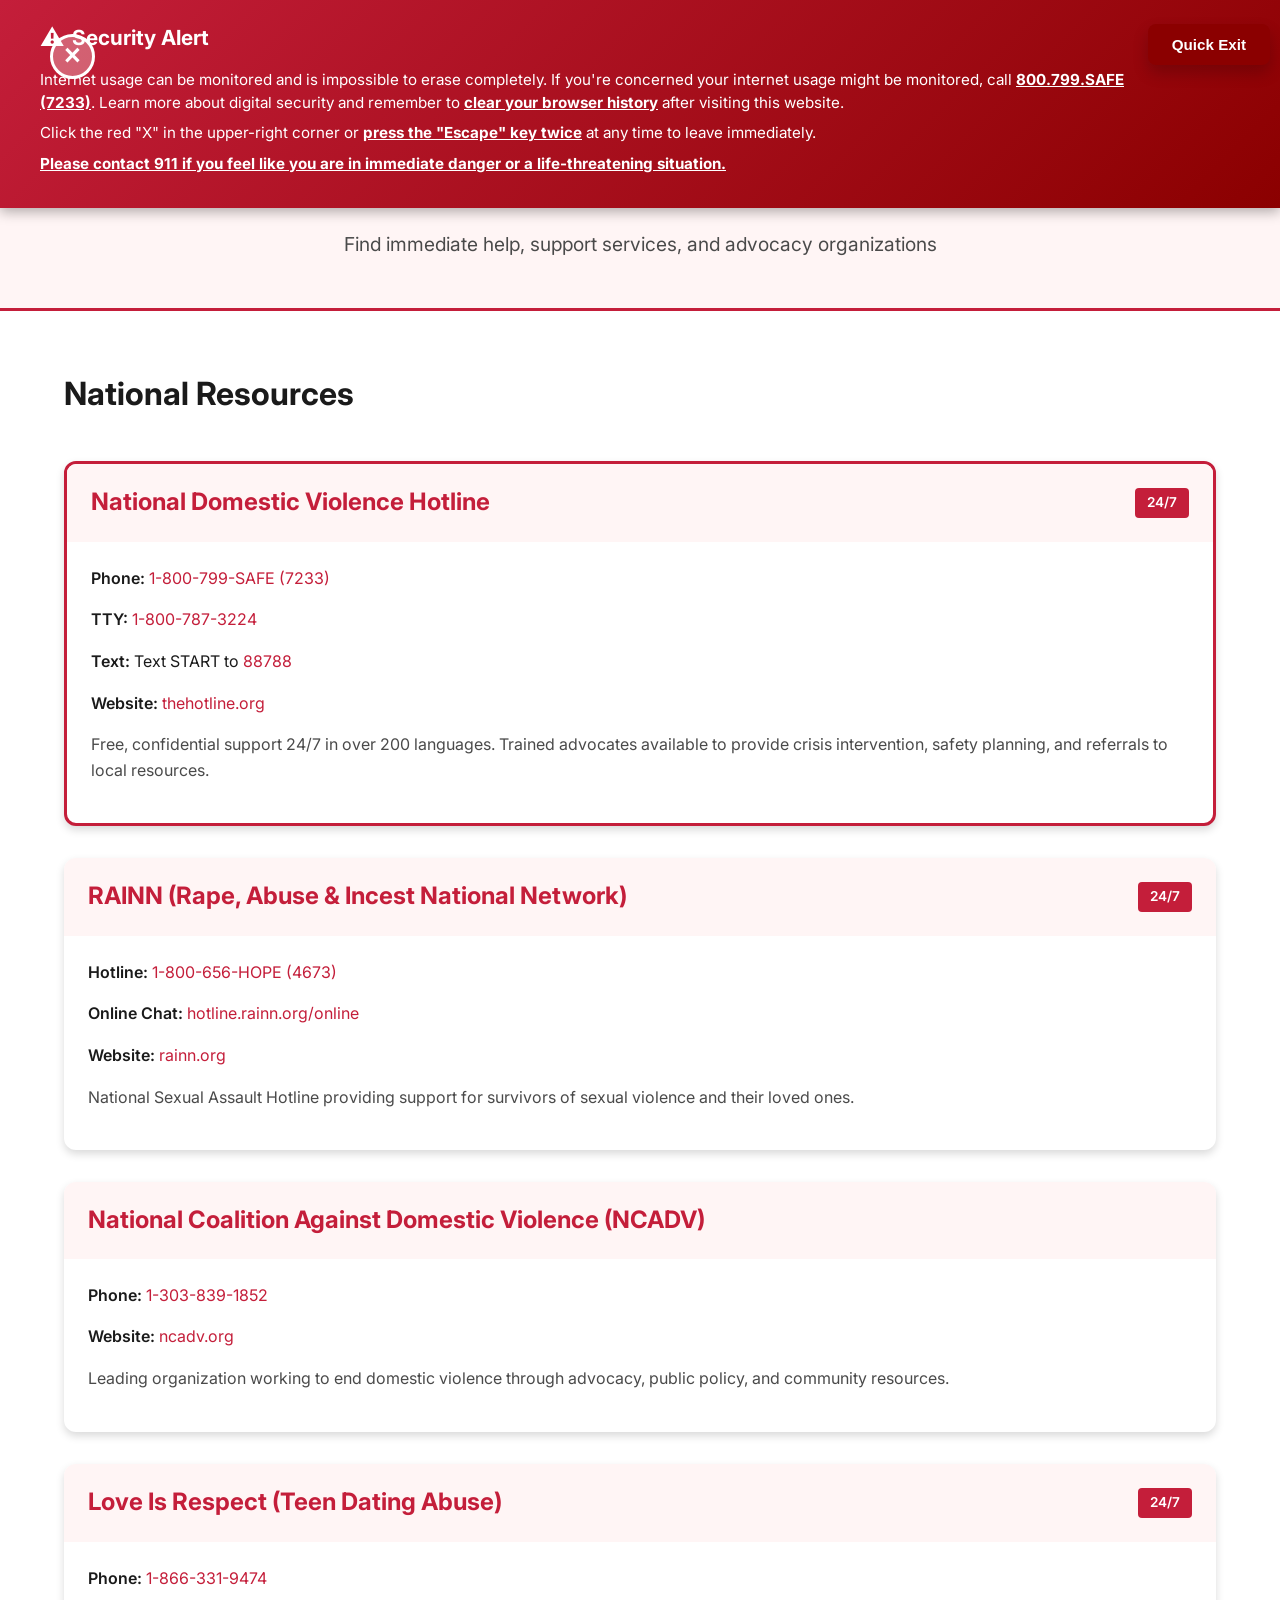
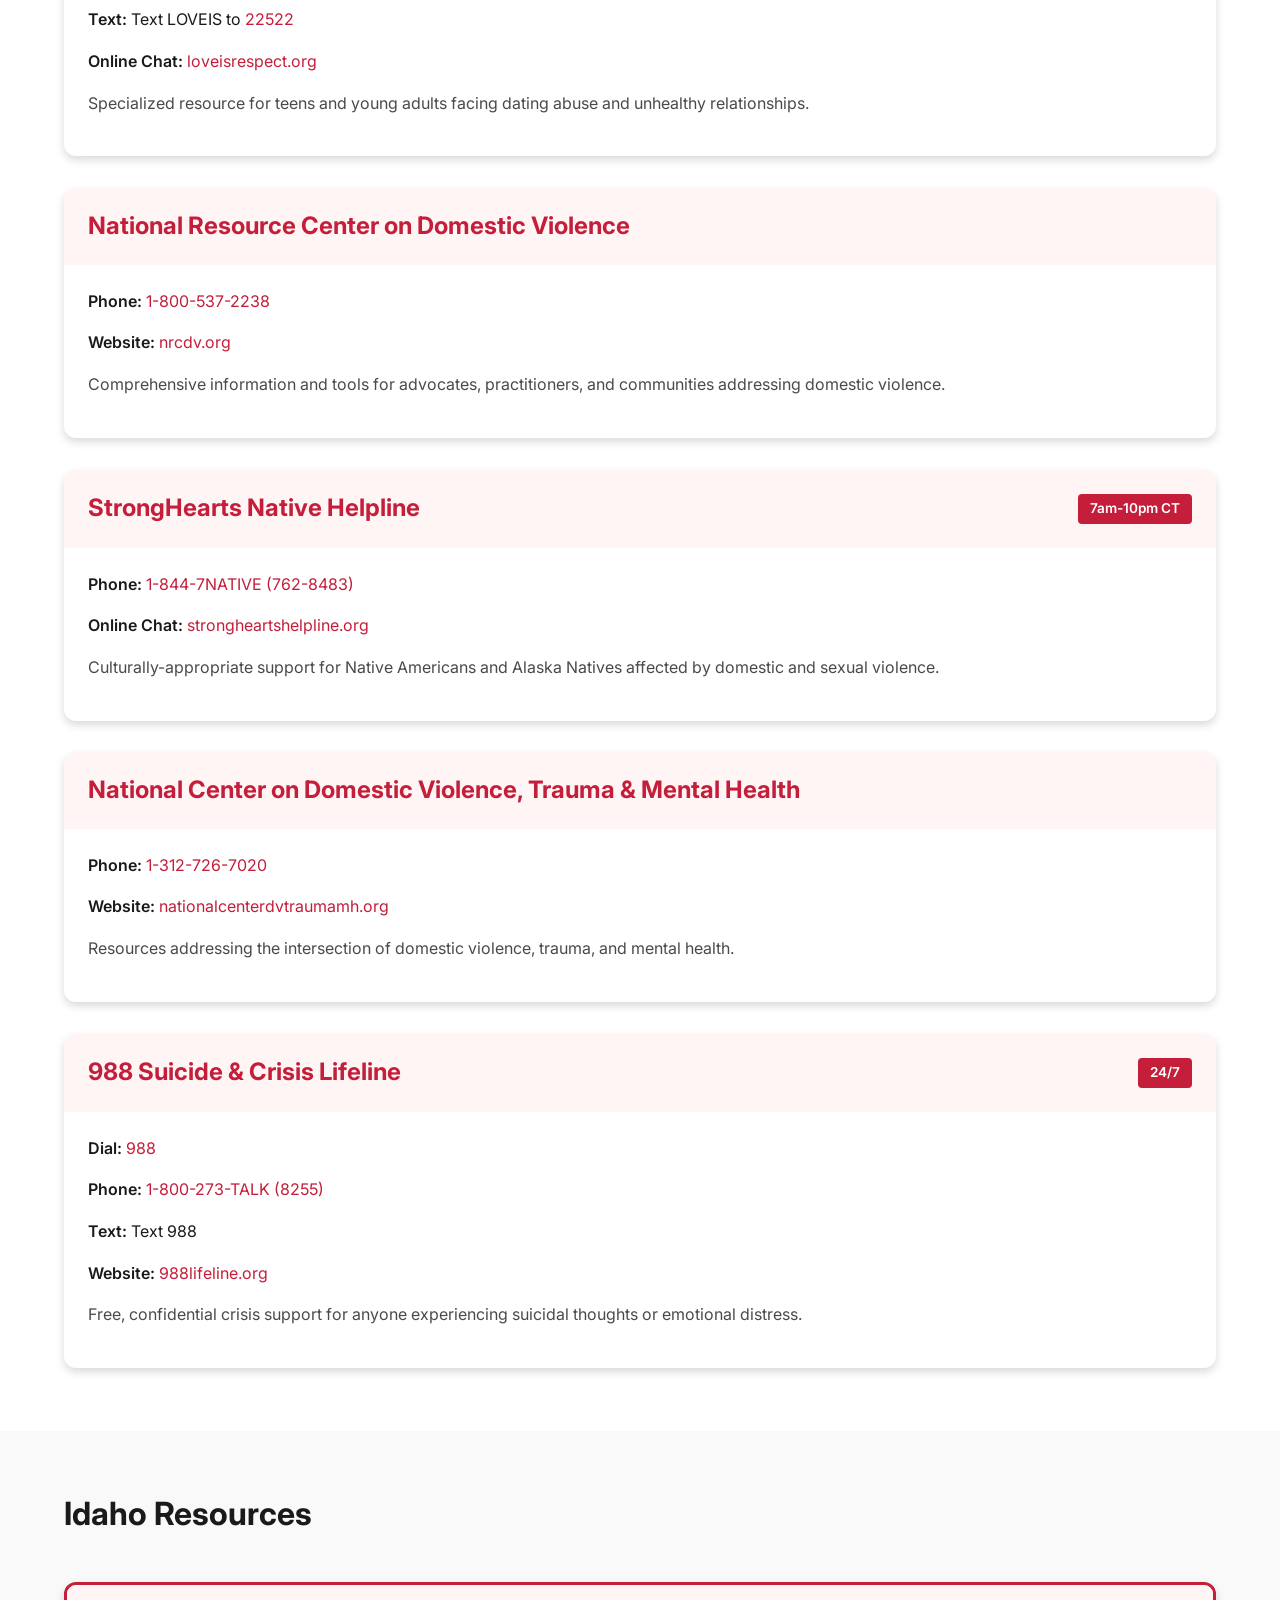
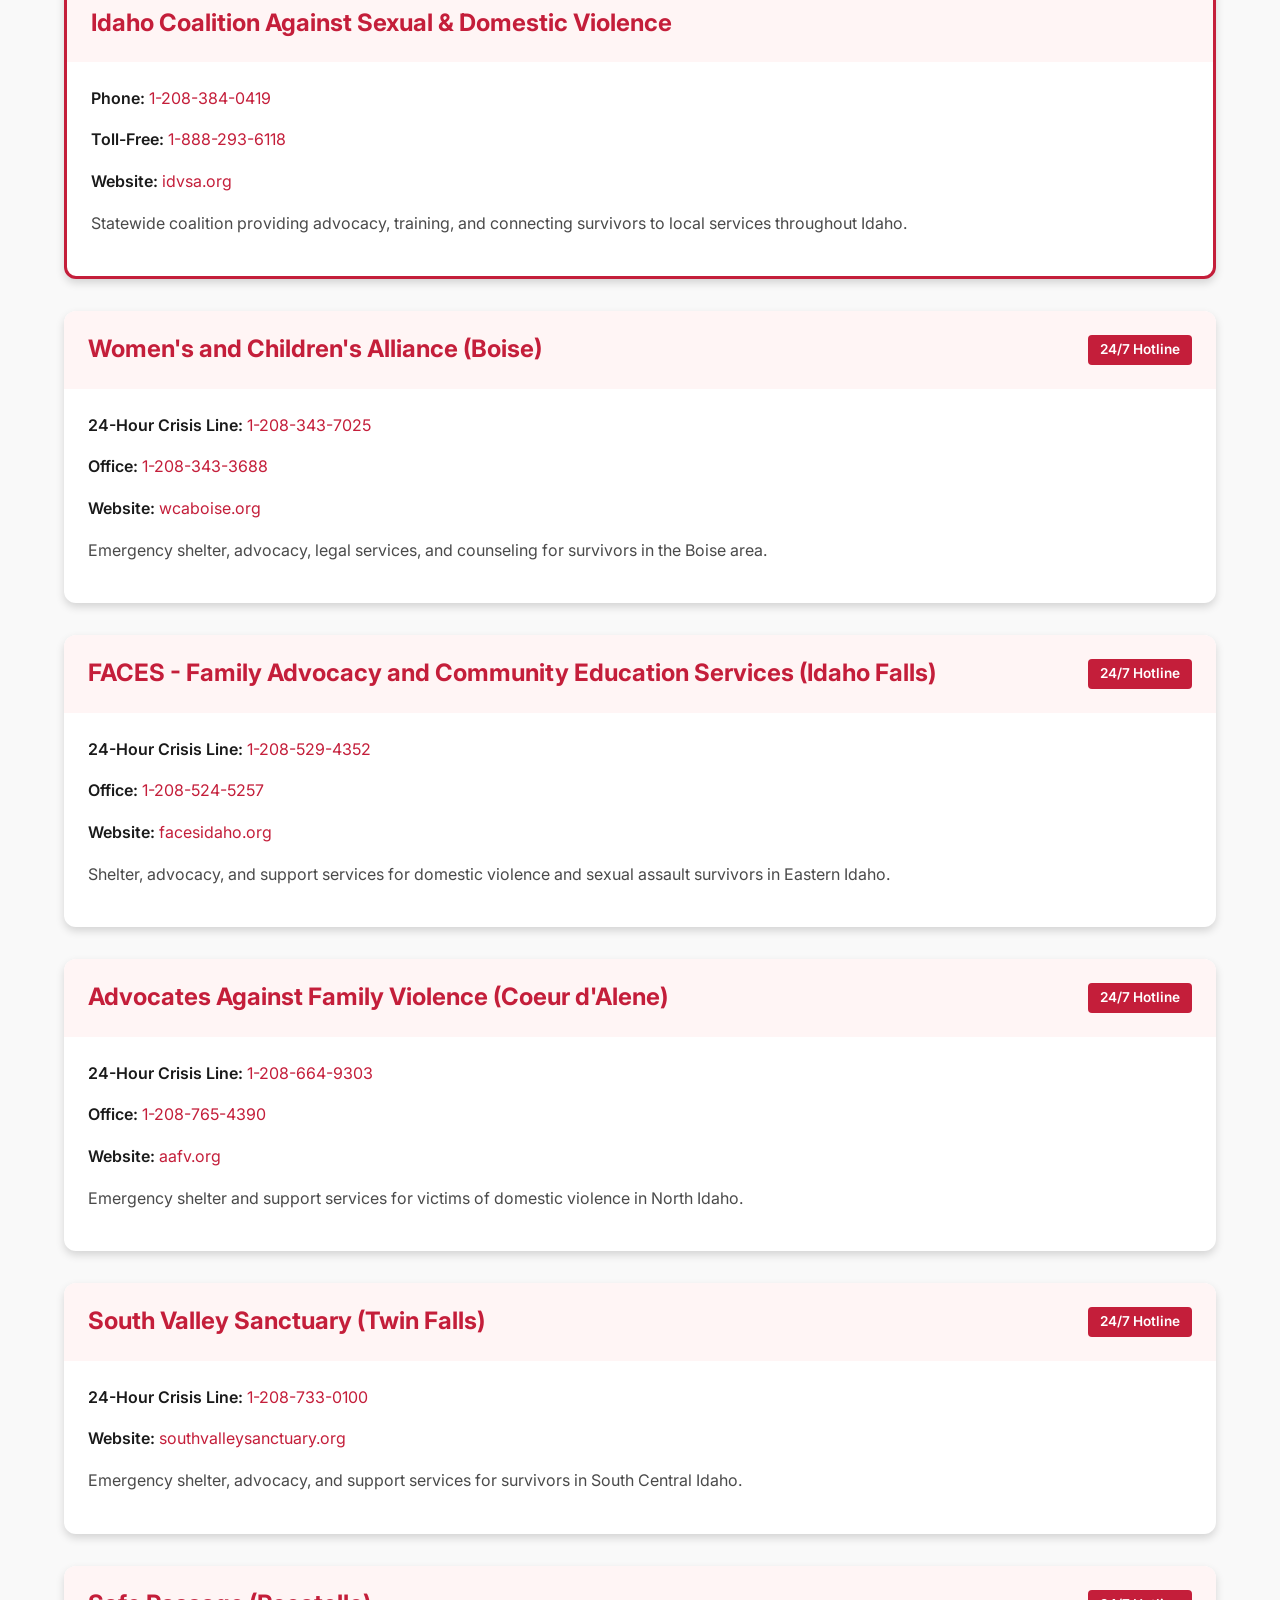
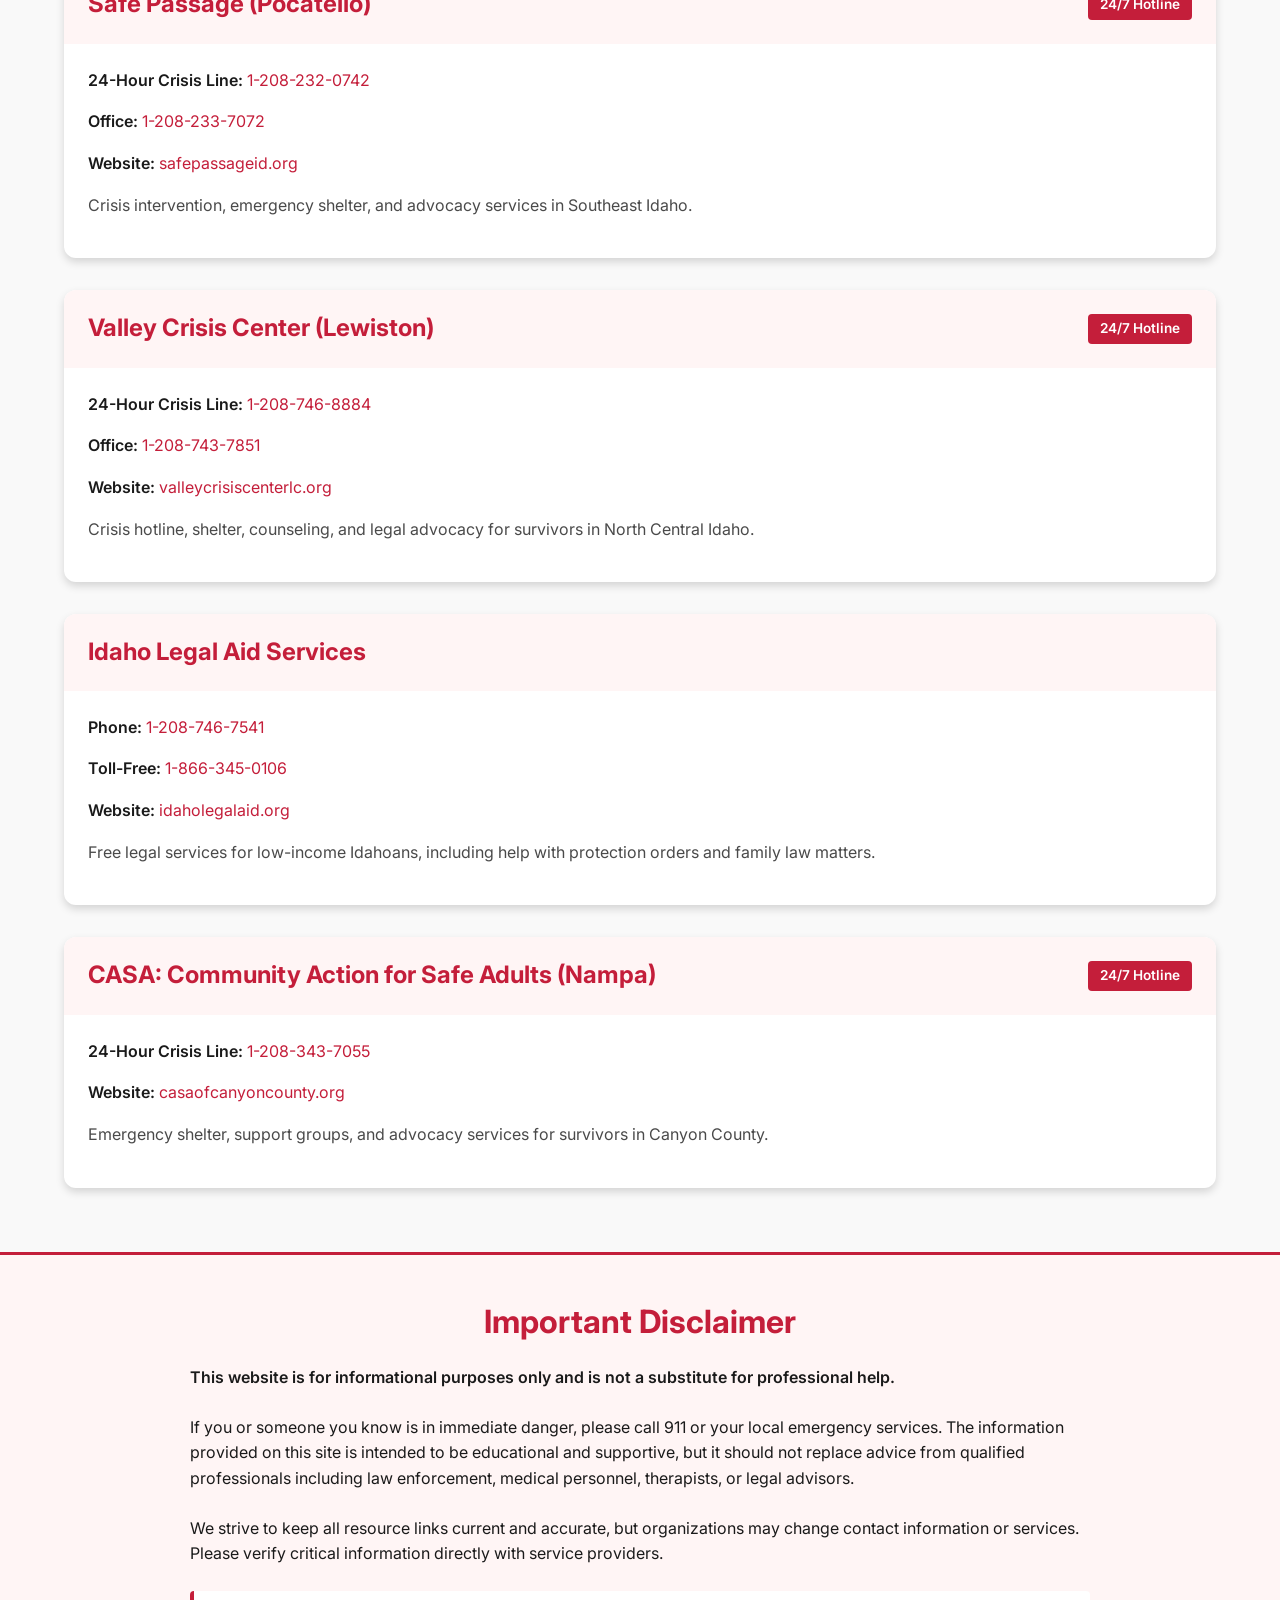
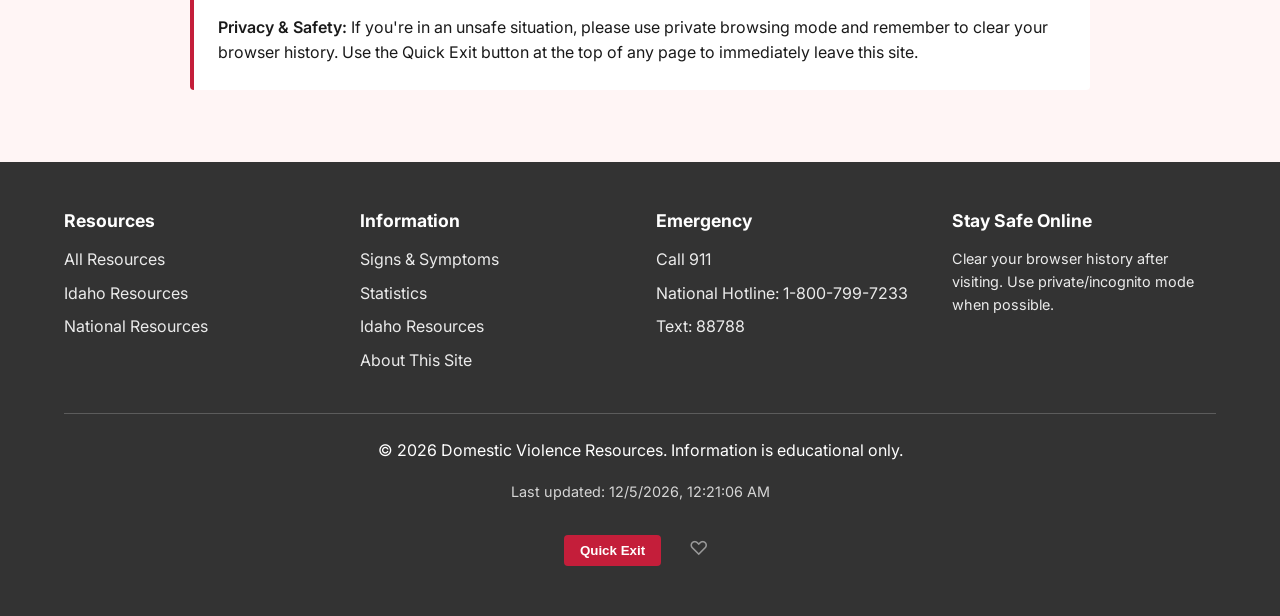
<file: resources.html>
<!DOCTYPE html>
<html lang="en">
<head>
    <meta charset="UTF-8">
    <meta name="viewport" content="width=device-width, initial-scale=1.0">
    <meta name="description" content="Comprehensive list of domestic violence resources including Idaho local services and national hotlines.">
    <title>Resources - Domestic Violence Resources</title>
    <link rel="icon" href="data:image/svg+xml,<svg xmlns='http://www.w3.org/2000/svg' viewBox='0 0 100 100'><text y='0.9em' font-size='90'>❤️</text></svg>" type="image/svg+xml">
    <link rel="stylesheet" href="styles.css">
    <link rel="preconnect" href="https://fonts.googleapis.com">
    <link rel="preconnect" href="https://fonts.gstatic.com" crossorigin>
    <link href="https://fonts.googleapis.com/css2?family=Inter:wght@300;400;600;700&display=swap" rel="stylesheet">
    <!-- UserWay Accessibility Widget -->
    <script>
    (function(d){
        var s = d.createElement("script");
        s.setAttribute("data-account", "xGkYEsQ9GU");
        s.setAttribute("src", "https://cdn.userway.org/widget.js");
        (d.body || d.head).appendChild(s);
    })(document)
    </script>
</head>
<body>
    <!-- Security Alert Banner -->
    <div id="securityBanner" class="security-banner" role="alert" aria-live="polite">
        <div class="security-banner-content">
            <h2>Security Alert</h2>
            <p>Internet usage can be monitored and is impossible to erase completely. If you're concerned your internet usage might be monitored, call <strong>800.799.SAFE (7233)</strong>. Learn more about digital security and remember to <strong>clear your browser history</strong> after visiting this website.</p>
            <p>Click the red "X" in the upper-right corner or <strong>press the "Escape" key twice</strong> at any time to leave immediately.</p>
            <p><strong>Please contact 911 if you feel like you are in immediate danger or a life-threatening situation.</strong></p>
            <button type="button" class="security-banner-close" aria-label="Close security alert" id="closeBanner">
                <span>×</span>
            </button>
        </div>
    </div>

    <!-- Quick Exit Button -->
    <button type="button" id="quickExit" class="quick-exit-btn" aria-label="Quick exit to Google">
        Quick Exit
    </button>

    <!-- Scroll to Top Button -->
    <button id="scrollToTop" class="scroll-to-top" aria-label="Scroll to top">
        ↑
    </button>

    <!-- Header/Navigation -->
    <header role="banner">
        <nav role="navigation" aria-label="Main navigation">
            <div class="nav-container">
                <div class="logo">
                    <a href="index.html" aria-label="Home">Domestic Violence Resources</a>
                </div>
                <div class="mobile-logo-phone">
                    <a href="tel:1-800-799-7233">📞 1-800-799-7233</a>
                </div>
                <button class="mobile-menu-toggle" aria-label="Toggle navigation menu" aria-expanded="false">
                    <span></span>
                    <span></span>
                    <span></span>
                </button>
                <ul class="nav-menu">
                    <li><a href="index.html">Home</a></li>
                    <li><a href="resources.html" class="active" aria-current="page">Resources</a></li>
                    <li><a href="signs.html">Signs & Symptoms</a></li>
                    <li><a href="stats.html">Statistics</a></li>
                    <li><a href="idaho.html">Idaho</a></li>
                </ul>
                <div class="emergency-number">
                    <a href="tel:1-800-799-7233" class="emergency-link">
                        1-800-799-7233
                    </a>
                </div>
            </div>
        </nav>
    </header>

    <!-- Main Content -->
    <main role="main">
        <!-- Page Header -->
        <section class="page-header" aria-labelledby="page-title">
            <div class="container">
                <h1 id="page-title">Resources & Support Services</h1>
                <p class="page-subtitle">Find immediate help, support services, and advocacy organizations</p>
            </div>
        </section>

        <!-- National Resources -->
        <section id="national" class="content-section" aria-labelledby="national-heading">
            <div class="container">
                <h2 id="national-heading">National Resources</h2>
                
                <div class="resource-list">
                    <!-- National Hotline -->
                    <article class="resource-card featured">
                        <div class="resource-header">
                            <h3>National Domestic Violence Hotline</h3>
                            <span class="badge">24/7</span>
                        </div>
                        <div class="resource-content">
                            <p><strong>Phone:</strong> <a href="tel:1-800-799-7233">1-800-799-SAFE (7233)</a></p>
                            <p><strong>TTY:</strong> <a href="tel:1-800-787-3224">1-800-787-3224</a></p>
                            <p><strong>Text:</strong> Text START to <a href="sms:88788&body=START">88788</a></p>
                            <p><strong>Website:</strong> <a href="https://www.thehotline.org" target="_blank" rel="noopener noreferrer">thehotline.org</a></p>
                            <p class="resource-description">Free, confidential support 24/7 in over 200 languages. Trained advocates available to provide crisis intervention, safety planning, and referrals to local resources.</p>
                        </div>
                    </article>

                    <!-- RAINN -->
                    <article class="resource-card">
                        <div class="resource-header">
                            <h3>RAINN (Rape, Abuse & Incest National Network)</h3>
                            <span class="badge">24/7</span>
                        </div>
                        <div class="resource-content">
                            <p><strong>Hotline:</strong> <a href="tel:1-800-656-4673">1-800-656-HOPE (4673)</a></p>
                            <p><strong>Online Chat:</strong> <a href="https://hotline.rainn.org/online" target="_blank" rel="noopener noreferrer">hotline.rainn.org/online</a></p>
                            <p><strong>Website:</strong> <a href="https://www.rainn.org" target="_blank" rel="noopener noreferrer">rainn.org</a></p>
                            <p class="resource-description">National Sexual Assault Hotline providing support for survivors of sexual violence and their loved ones.</p>
                        </div>
                    </article>

                    <!-- National Coalition Against Domestic Violence -->
                    <article class="resource-card">
                        <div class="resource-header">
                            <h3>National Coalition Against Domestic Violence (NCADV)</h3>
                        </div>
                        <div class="resource-content">
                            <p><strong>Phone:</strong> <a href="tel:1-303-839-1852">1-303-839-1852</a></p>
                            <p><strong>Website:</strong> <a href="https://ncadv.org" target="_blank" rel="noopener noreferrer">ncadv.org</a></p>
                            <p class="resource-description">Leading organization working to end domestic violence through advocacy, public policy, and community resources.</p>
                        </div>
                    </article>

                    <!-- Love Is Respect -->
                    <article class="resource-card">
                        <div class="resource-header">
                            <h3>Love Is Respect (Teen Dating Abuse)</h3>
                            <span class="badge">24/7</span>
                        </div>
                        <div class="resource-content">
                            <p><strong>Phone:</strong> <a href="tel:1-866-331-9474">1-866-331-9474</a></p>
                            <p><strong>Text:</strong> Text LOVEIS to <a href="sms:22522&body=LOVEIS">22522</a></p>
                            <p><strong>Online Chat:</strong> <a href="https://www.loveisrespect.org" target="_blank" rel="noopener noreferrer">loveisrespect.org</a></p>
                            <p class="resource-description">Specialized resource for teens and young adults facing dating abuse and unhealthy relationships.</p>
                        </div>
                    </article>

                    <!-- National Resource Center on Domestic Violence -->
                    <article class="resource-card">
                        <div class="resource-header">
                            <h3>National Resource Center on Domestic Violence</h3>
                        </div>
                        <div class="resource-content">
                            <p><strong>Phone:</strong> <a href="tel:1-800-537-2238">1-800-537-2238</a></p>
                            <p><strong>Website:</strong> <a href="https://nrcdv.org" target="_blank" rel="noopener noreferrer">nrcdv.org</a></p>
                            <p class="resource-description">Comprehensive information and tools for advocates, practitioners, and communities addressing domestic violence.</p>
                        </div>
                    </article>

                    <!-- StrongHearts Native Helpline -->
                    <article class="resource-card">
                        <div class="resource-header">
                            <h3>StrongHearts Native Helpline</h3>
                            <span class="badge">7am-10pm CT</span>
                        </div>
                        <div class="resource-content">
                            <p><strong>Phone:</strong> <a href="tel:1-844-762-8483">1-844-7NATIVE (762-8483)</a></p>
                            <p><strong>Online Chat:</strong> <a href="https://strongheartshelpline.org" target="_blank" rel="noopener noreferrer">strongheartshelpline.org</a></p>
                            <p class="resource-description">Culturally-appropriate support for Native Americans and Alaska Natives affected by domestic and sexual violence.</p>
                        </div>
                    </article>

                    <!-- National Center on Domestic Violence, Trauma & Mental Health -->
                    <article class="resource-card">
                        <div class="resource-header">
                            <h3>National Center on Domestic Violence, Trauma & Mental Health</h3>
                        </div>
                        <div class="resource-content">
                            <p><strong>Phone:</strong> <a href="tel:1-312-726-7020">1-312-726-7020</a></p>
                            <p><strong>Website:</strong> <a href="https://www.nationalcenterdvtraumamh.org" target="_blank" rel="noopener noreferrer">nationalcenterdvtraumamh.org</a></p>
                            <p class="resource-description">Resources addressing the intersection of domestic violence, trauma, and mental health.</p>
                        </div>
                    </article>

                    <!-- National Suicide Prevention Lifeline -->
                    <article class="resource-card">
                        <div class="resource-header">
                            <h3>988 Suicide & Crisis Lifeline</h3>
                            <span class="badge">24/7</span>
                        </div>
                        <div class="resource-content">
                            <p><strong>Dial:</strong> <a href="tel:988">988</a></p>
                            <p><strong>Phone:</strong> <a href="tel:1-800-273-8255">1-800-273-TALK (8255)</a></p>
                            <p><strong>Text:</strong> Text 988</p>
                            <p><strong>Website:</strong> <a href="https://988lifeline.org" target="_blank" rel="noopener noreferrer">988lifeline.org</a></p>
                            <p class="resource-description">Free, confidential crisis support for anyone experiencing suicidal thoughts or emotional distress.</p>
                        </div>
                    </article>
                </div>
            </div>
        </section>

        <!-- Idaho Resources -->
        <section id="idaho" class="content-section alternate-bg" aria-labelledby="idaho-heading">
            <div class="container">
                <h2 id="idaho-heading">Idaho Resources</h2>
                
                <div class="resource-list">
                    <!-- Idaho Coalition Against Sexual & Domestic Violence -->
                    <article class="resource-card featured">
                        <div class="resource-header">
                            <h3>Idaho Coalition Against Sexual & Domestic Violence</h3>
                        </div>
                        <div class="resource-content">
                            <p><strong>Phone:</strong> <a href="tel:1-208-384-0419">1-208-384-0419</a></p>
                            <p><strong>Toll-Free:</strong> <a href="tel:1-888-293-6118">1-888-293-6118</a></p>
                            <p><strong>Website:</strong> <a href="https://idvsa.org" target="_blank" rel="noopener noreferrer">idvsa.org</a></p>
                            <p class="resource-description">Statewide coalition providing advocacy, training, and connecting survivors to local services throughout Idaho.</p>
                        </div>
                    </article>

                    <!-- WCA (Women's and Children's Alliance) - Boise -->
                    <article class="resource-card">
                        <div class="resource-header">
                            <h3>Women's and Children's Alliance (Boise)</h3>
                            <span class="badge">24/7 Hotline</span>
                        </div>
                        <div class="resource-content">
                            <p><strong>24-Hour Crisis Line:</strong> <a href="tel:1-208-343-7025">1-208-343-7025</a></p>
                            <p><strong>Office:</strong> <a href="tel:1-208-343-3688">1-208-343-3688</a></p>
                            <p><strong>Website:</strong> <a href="https://wcaboise.org" target="_blank" rel="noopener noreferrer">wcaboise.org</a></p>
                            <p class="resource-description">Emergency shelter, advocacy, legal services, and counseling for survivors in the Boise area.</p>
                        </div>
                    </article>

                    <!-- FACES (Family Advocacy and Community Education Services) -->
                    <article class="resource-card">
                        <div class="resource-header">
                            <h3>FACES - Family Advocacy and Community Education Services (Idaho Falls)</h3>
                            <span class="badge">24/7 Hotline</span>
                        </div>
                        <div class="resource-content">
                            <p><strong>24-Hour Crisis Line:</strong> <a href="tel:1-208-529-4352">1-208-529-4352</a></p>
                            <p><strong>Office:</strong> <a href="tel:1-208-524-5257">1-208-524-5257</a></p>
                            <p><strong>Website:</strong> <a href="https://facesidaho.org" target="_blank" rel="noopener noreferrer">facesidaho.org</a></p>
                            <p class="resource-description">Shelter, advocacy, and support services for domestic violence and sexual assault survivors in Eastern Idaho.</p>
                        </div>
                    </article>

                    <!-- Advocates Against Family Violence (Coeur d'Alene) -->
                    <article class="resource-card">
                        <div class="resource-header">
                            <h3>Advocates Against Family Violence (Coeur d'Alene)</h3>
                            <span class="badge">24/7 Hotline</span>
                        </div>
                        <div class="resource-content">
                            <p><strong>24-Hour Crisis Line:</strong> <a href="tel:1-208-664-9303">1-208-664-9303</a></p>
                            <p><strong>Office:</strong> <a href="tel:1-208-765-4390">1-208-765-4390</a></p>
                            <p><strong>Website:</strong> <a href="https://aafv.org" target="_blank" rel="noopener noreferrer">aafv.org</a></p>
                            <p class="resource-description">Emergency shelter and support services for victims of domestic violence in North Idaho.</p>
                        </div>
                    </article>

                    <!-- South Valley Sanctuary (Twin Falls) -->
                    <article class="resource-card">
                        <div class="resource-header">
                            <h3>South Valley Sanctuary (Twin Falls)</h3>
                            <span class="badge">24/7 Hotline</span>
                        </div>
                        <div class="resource-content">
                            <p><strong>24-Hour Crisis Line:</strong> <a href="tel:1-208-733-0100">1-208-733-0100</a></p>
                            <p><strong>Website:</strong> <a href="https://www.southvalleysanctuary.org" target="_blank" rel="noopener noreferrer">southvalleysanctuary.org</a></p>
                            <p class="resource-description">Emergency shelter, advocacy, and support services for survivors in South Central Idaho.</p>
                        </div>
                    </article>

                    <!-- Safe Passage (Pocatello) -->
                    <article class="resource-card">
                        <div class="resource-header">
                            <h3>Safe Passage (Pocatello)</h3>
                            <span class="badge">24/7 Hotline</span>
                        </div>
                        <div class="resource-content">
                            <p><strong>24-Hour Crisis Line:</strong> <a href="tel:1-208-232-0742">1-208-232-0742</a></p>
                            <p><strong>Office:</strong> <a href="tel:1-208-233-7072">1-208-233-7072</a></p>
                            <p><strong>Website:</strong> <a href="https://www.safepassageid.org" target="_blank" rel="noopener noreferrer">safepassageid.org</a></p>
                            <p class="resource-description">Crisis intervention, emergency shelter, and advocacy services in Southeast Idaho.</p>
                        </div>
                    </article>

                    <!-- Valley Crisis Center (Lewiston) -->
                    <article class="resource-card">
                        <div class="resource-header">
                            <h3>Valley Crisis Center (Lewiston)</h3>
                            <span class="badge">24/7 Hotline</span>
                        </div>
                        <div class="resource-content">
                            <p><strong>24-Hour Crisis Line:</strong> <a href="tel:1-208-746-8884">1-208-746-8884</a></p>
                            <p><strong>Office:</strong> <a href="tel:1-208-743-7851">1-208-743-7851</a></p>
                            <p><strong>Website:</strong> <a href="https://valleycrisiscenterlc.org" target="_blank" rel="noopener noreferrer">valleycrisiscenterlc.org</a></p>
                            <p class="resource-description">Crisis hotline, shelter, counseling, and legal advocacy for survivors in North Central Idaho.</p>
                        </div>
                    </article>

                    <!-- Idaho Legal Aid Services -->
                    <article class="resource-card">
                        <div class="resource-header">
                            <h3>Idaho Legal Aid Services</h3>
                        </div>
                        <div class="resource-content">
                            <p><strong>Phone:</strong> <a href="tel:1-208-746-7541">1-208-746-7541</a></p>
                            <p><strong>Toll-Free:</strong> <a href="tel:1-866-345-0106">1-866-345-0106</a></p>
                            <p><strong>Website:</strong> <a href="https://www.idaholegalaid.org" target="_blank" rel="noopener noreferrer">idaholegalaid.org</a></p>
                            <p class="resource-description">Free legal services for low-income Idahoans, including help with protection orders and family law matters.</p>
                        </div>
                    </article>

                    <!-- CASA: Community Action for Safe Adults (Nampa) -->
                    <article class="resource-card">
                        <div class="resource-header">
                            <h3>CASA: Community Action for Safe Adults (Nampa)</h3>
                            <span class="badge">24/7 Hotline</span>
                        </div>
                        <div class="resource-content">
                            <p><strong>24-Hour Crisis Line:</strong> <a href="tel:1-208-343-7055">1-208-343-7055</a></p>
                            <p><strong>Website:</strong> <a href="https://casaofcanyoncounty.org" target="_blank" rel="noopener noreferrer">casaofcanyoncounty.org</a></p>
                            <p class="resource-description">Emergency shelter, support groups, and advocacy services for survivors in Canyon County.</p>
                        </div>
                    </article>
                </div>
            </div>
        </section>

        <!-- Disclaimer -->
        <section class="disclaimer" role="contentinfo" aria-labelledby="disclaimer-heading">
            <div class="container">
                <h2 id="disclaimer-heading">Important Disclaimer</h2>
                <p><strong>This website is for informational purposes only and is not a substitute for professional help.</strong></p>
                <p>If you or someone you know is in immediate danger, please call 911 or your local emergency services. The information provided on this site is intended to be educational and supportive, but it should not replace advice from qualified professionals including law enforcement, medical personnel, therapists, or legal advisors.</p>
                <p>We strive to keep all resource links current and accurate, but organizations may change contact information or services. Please verify critical information directly with service providers.</p>
                <p class="privacy-note"><strong>Privacy & Safety:</strong> If you're in an unsafe situation, please use private browsing mode and remember to clear your browser history. Use the Quick Exit button at the top of any page to immediately leave this site.</p>
            </div>
        </section>
    </main>

    <!-- Footer -->
    <footer role="contentinfo">
        <div class="container">
            <div class="footer-grid">
                <div class="footer-section">
                    <h3>Resources</h3>
                    <ul>
                        <li><a href="resources.html">All Resources</a></li>
                        <li><a href="idaho.html">Idaho Resources</a></li>
                        <li><a href="resources.html#national">National Resources</a></li>
                    </ul>
                </div>
                <div class="footer-section">
                    <h3>Information</h3>
                    <ul>
                        <li><a href="signs.html">Signs & Symptoms</a></li>
                        <li><a href="stats.html">Statistics</a></li>
                        <li><a href="idaho.html">Idaho Resources</a></li>
                        <li><a href="index.html">About This Site</a></li>
                    </ul>
                </div>
                <div class="footer-section">
                    <h3>Emergency</h3>
                    <ul>
                        <li><a href="tel:911">Call 911</a></li>
                        <li><a href="tel:1-800-799-7233">National Hotline: 1-800-799-7233</a></li>
                        <li><a href="sms:88788&body=START">Text: 88788</a></li>
                    </ul>
                </div>
                <div class="footer-section">
                    <h3>Stay Safe Online</h3>
                    <p class="footer-safety">Clear your browser history after visiting. Use private/incognito mode when possible.</p>
                </div>
            </div>
            <div class="footer-bottom">
                <p>&copy; 2026 Domestic Violence Resources. Information is educational only.</p>
                <p class="footer-updated">Last updated: <span id="lastUpdated"></span></p>
                <p class="footer-links">
                    <button type="button" id="quickExitFooter" class="footer-exit">Quick Exit</button>
                    <span class="easter-egg" id="easterEgg" title="Click me!" role="button" tabindex="0" aria-label="Click for a special surprise">♡</span>
                </p>
            </div>
        </div>
    </footer>

    <!-- Scripts -->
    <script src="script.js"></script>
</body>
</html>
</file>
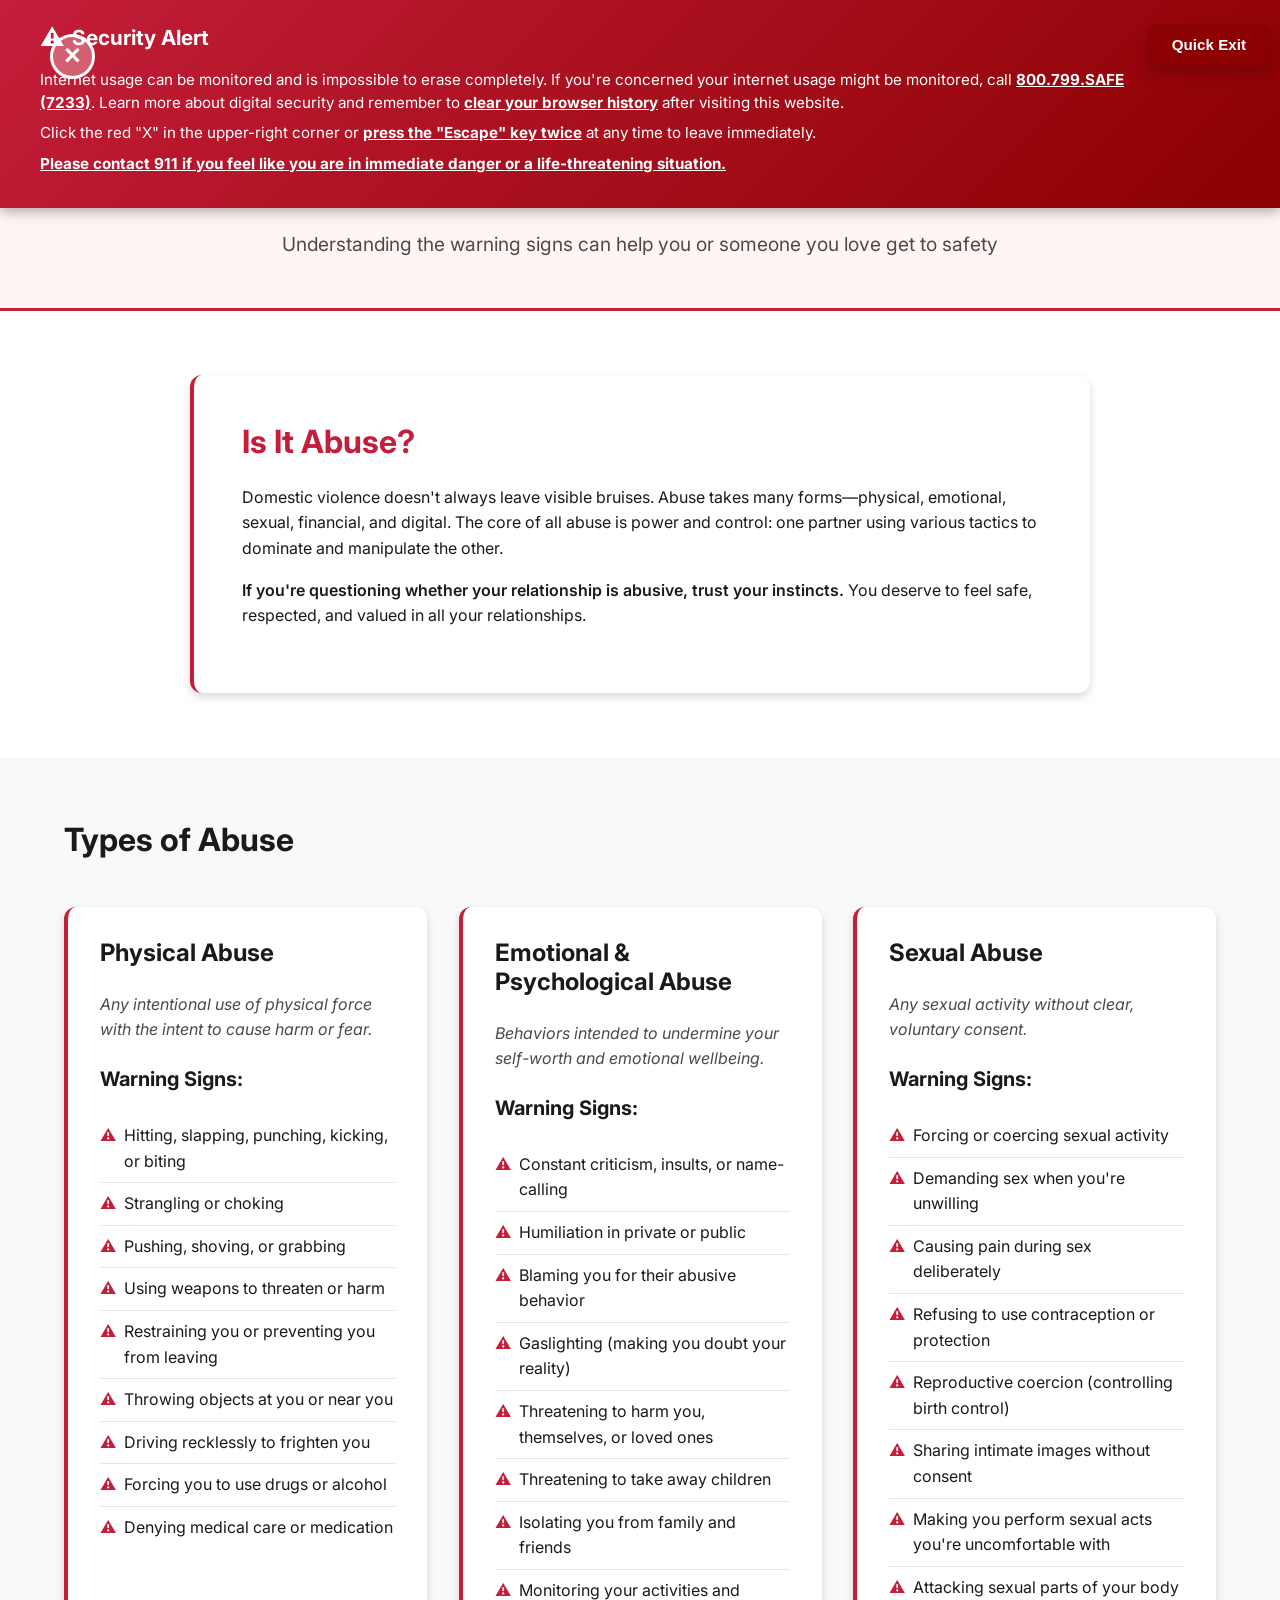
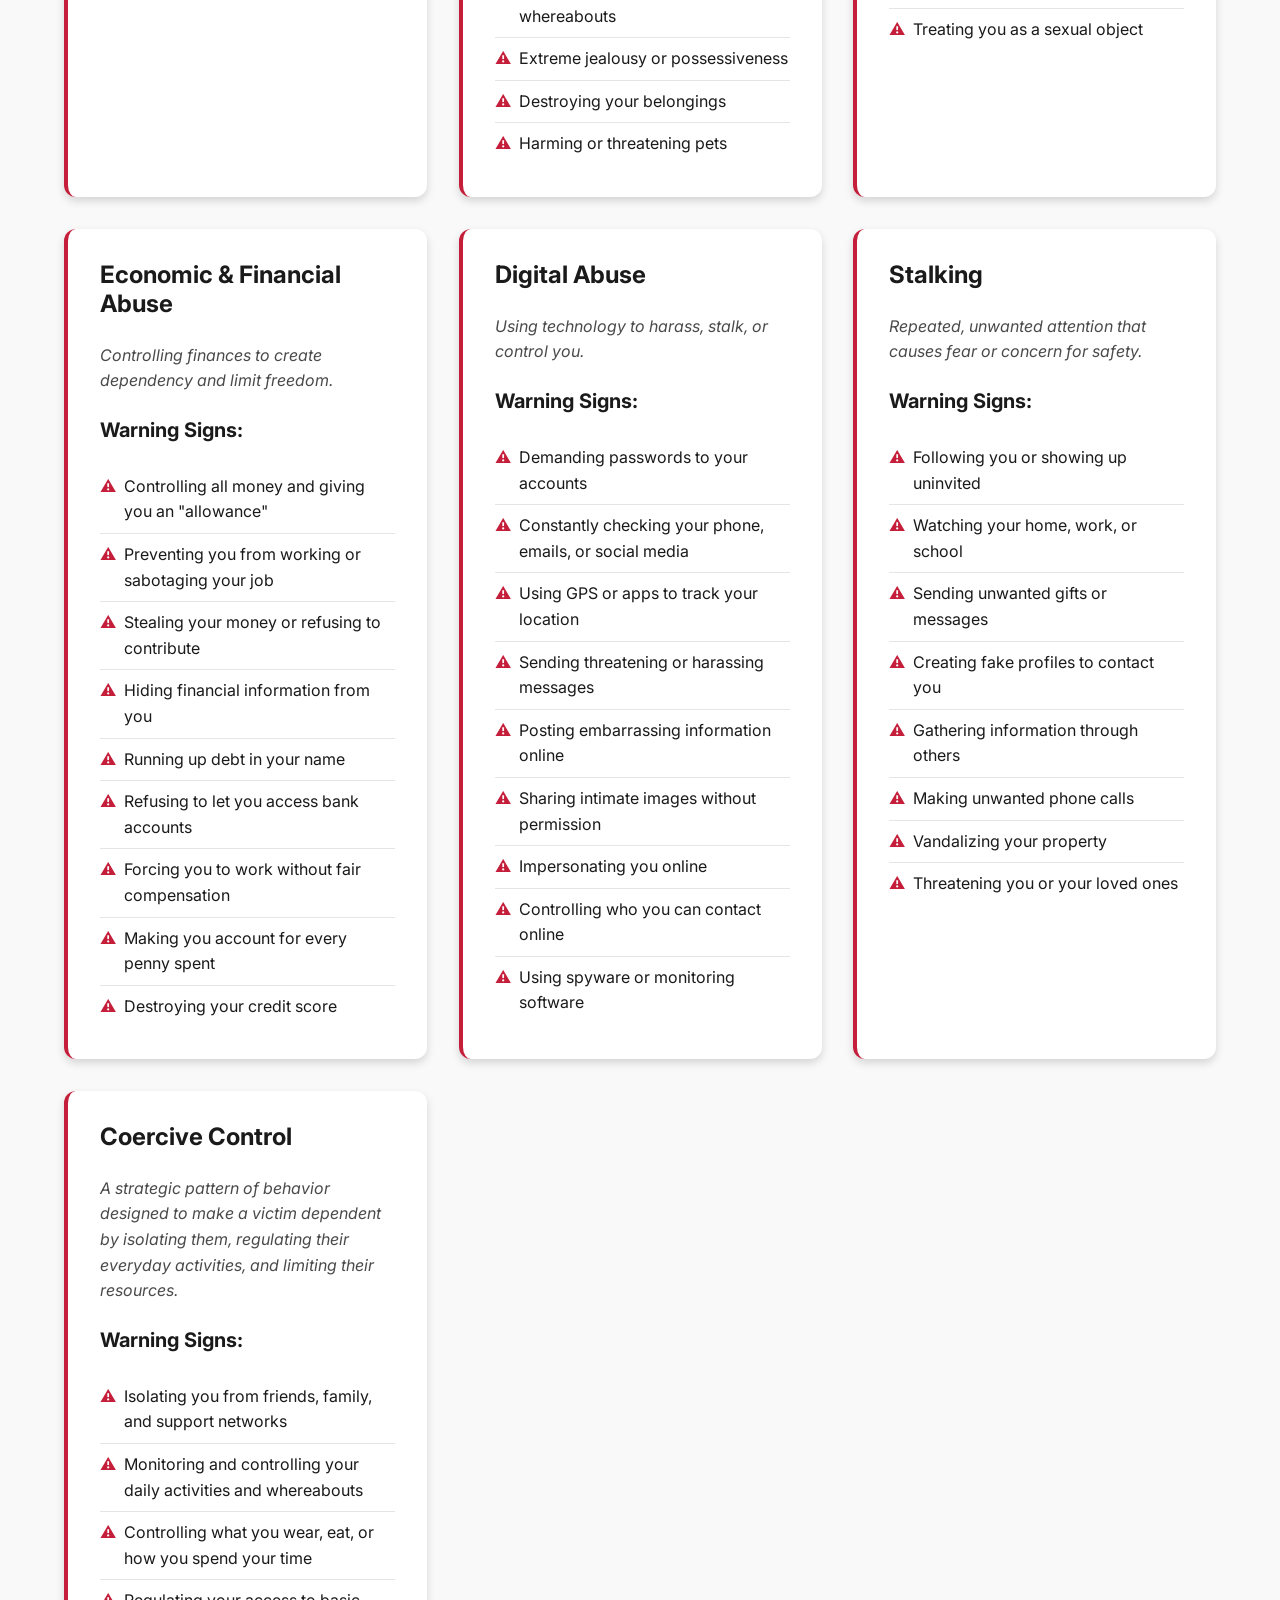
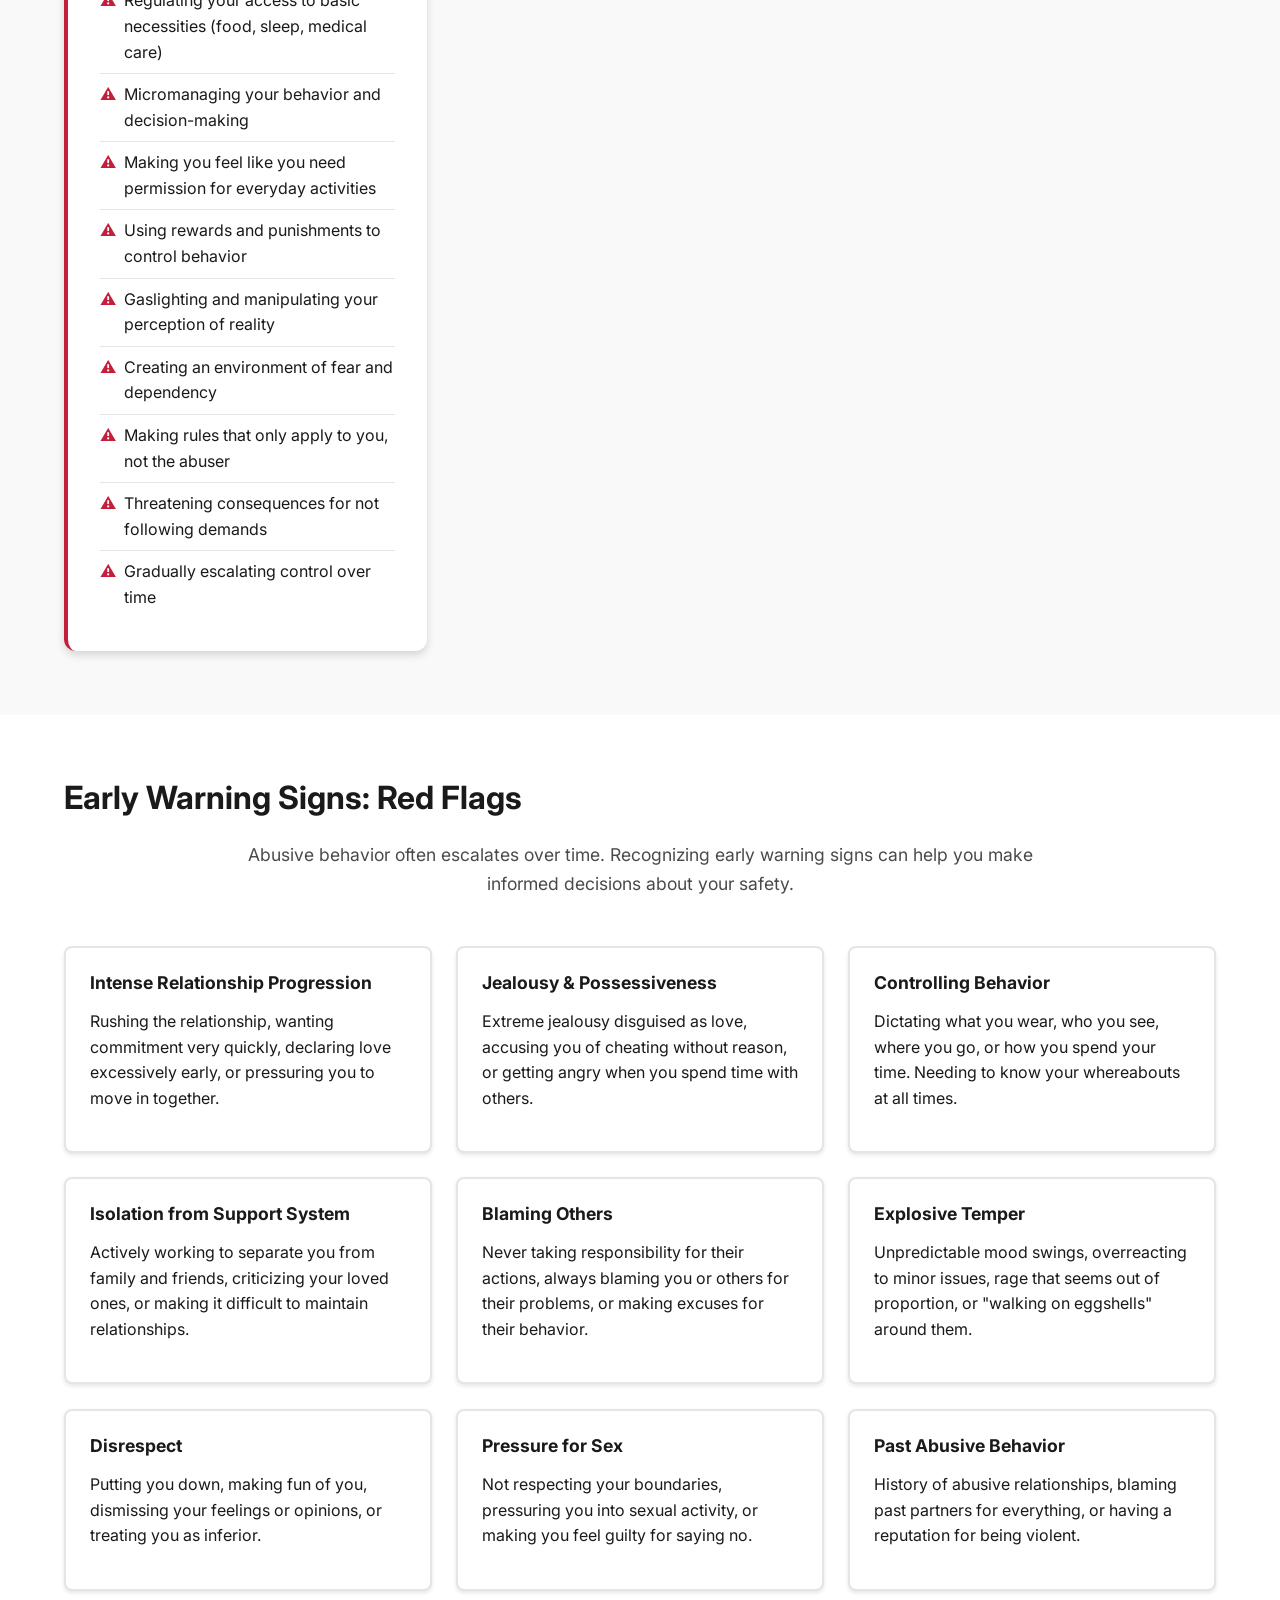
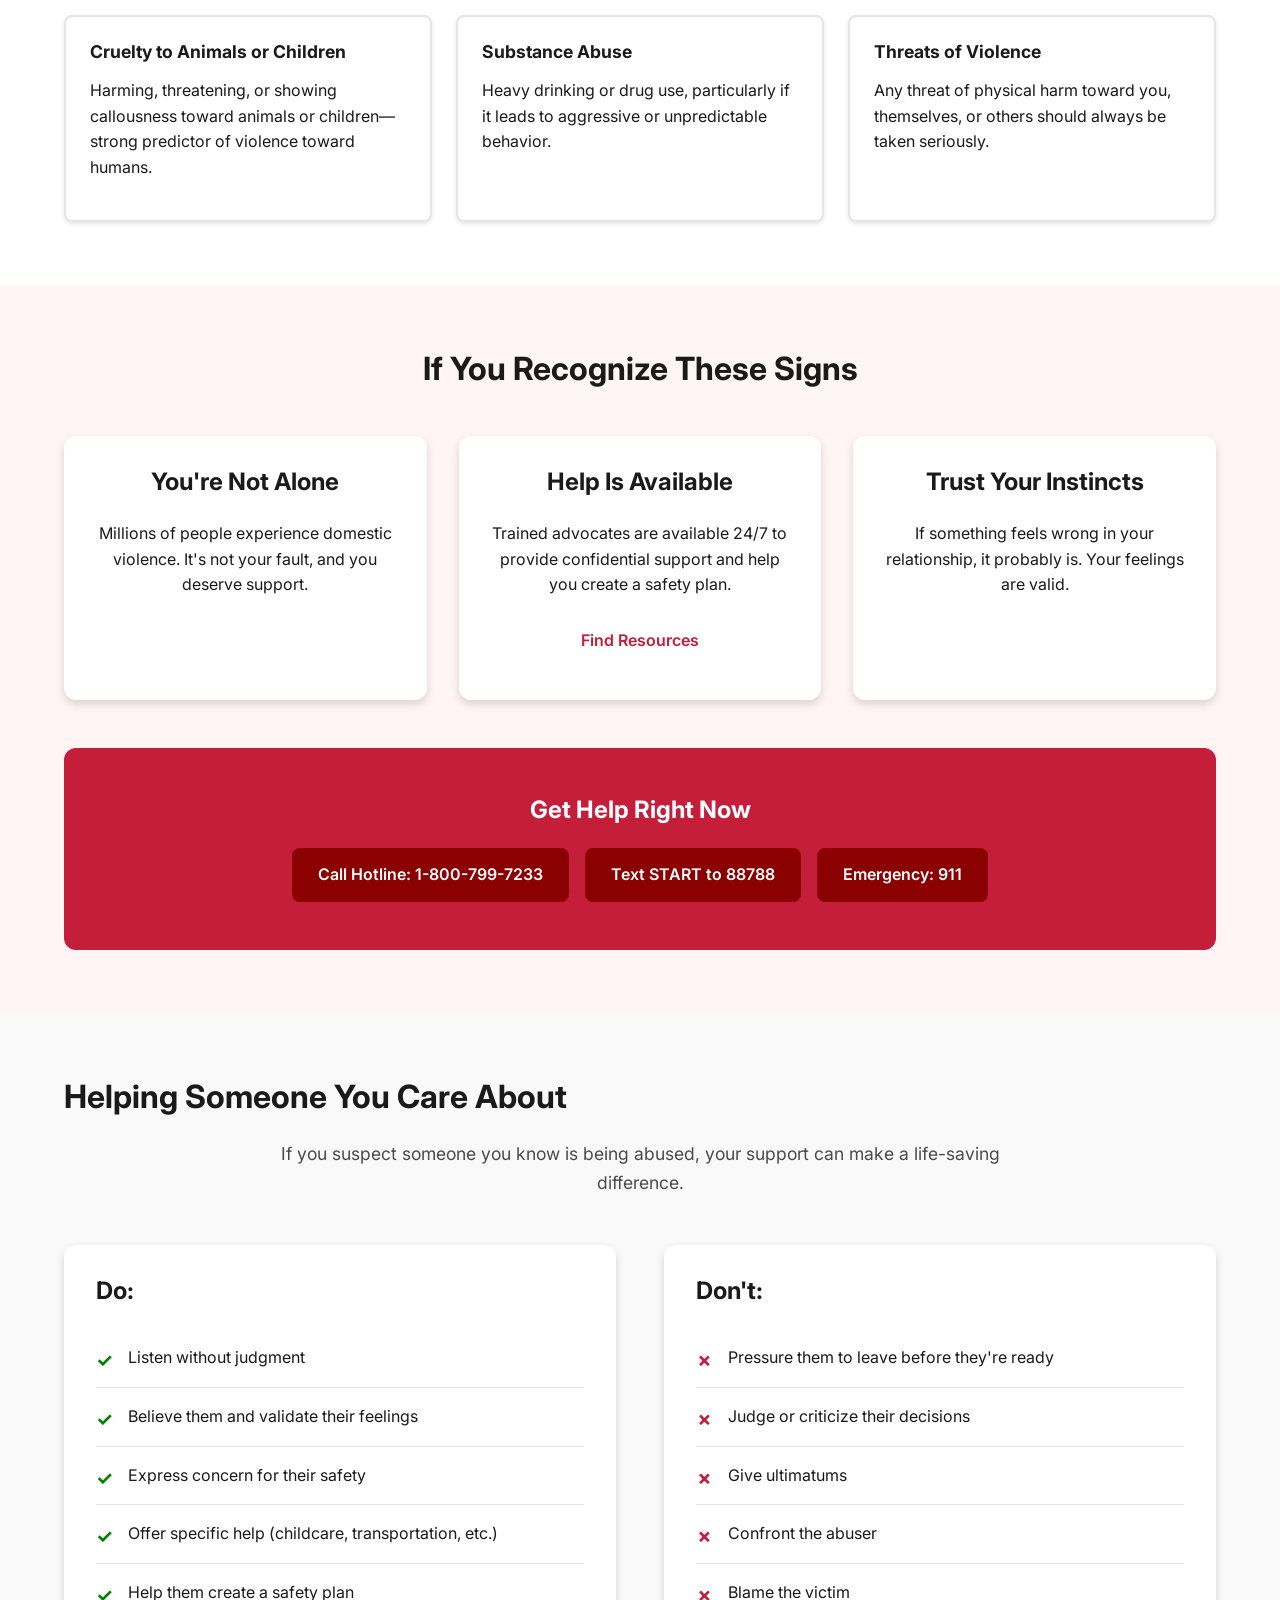
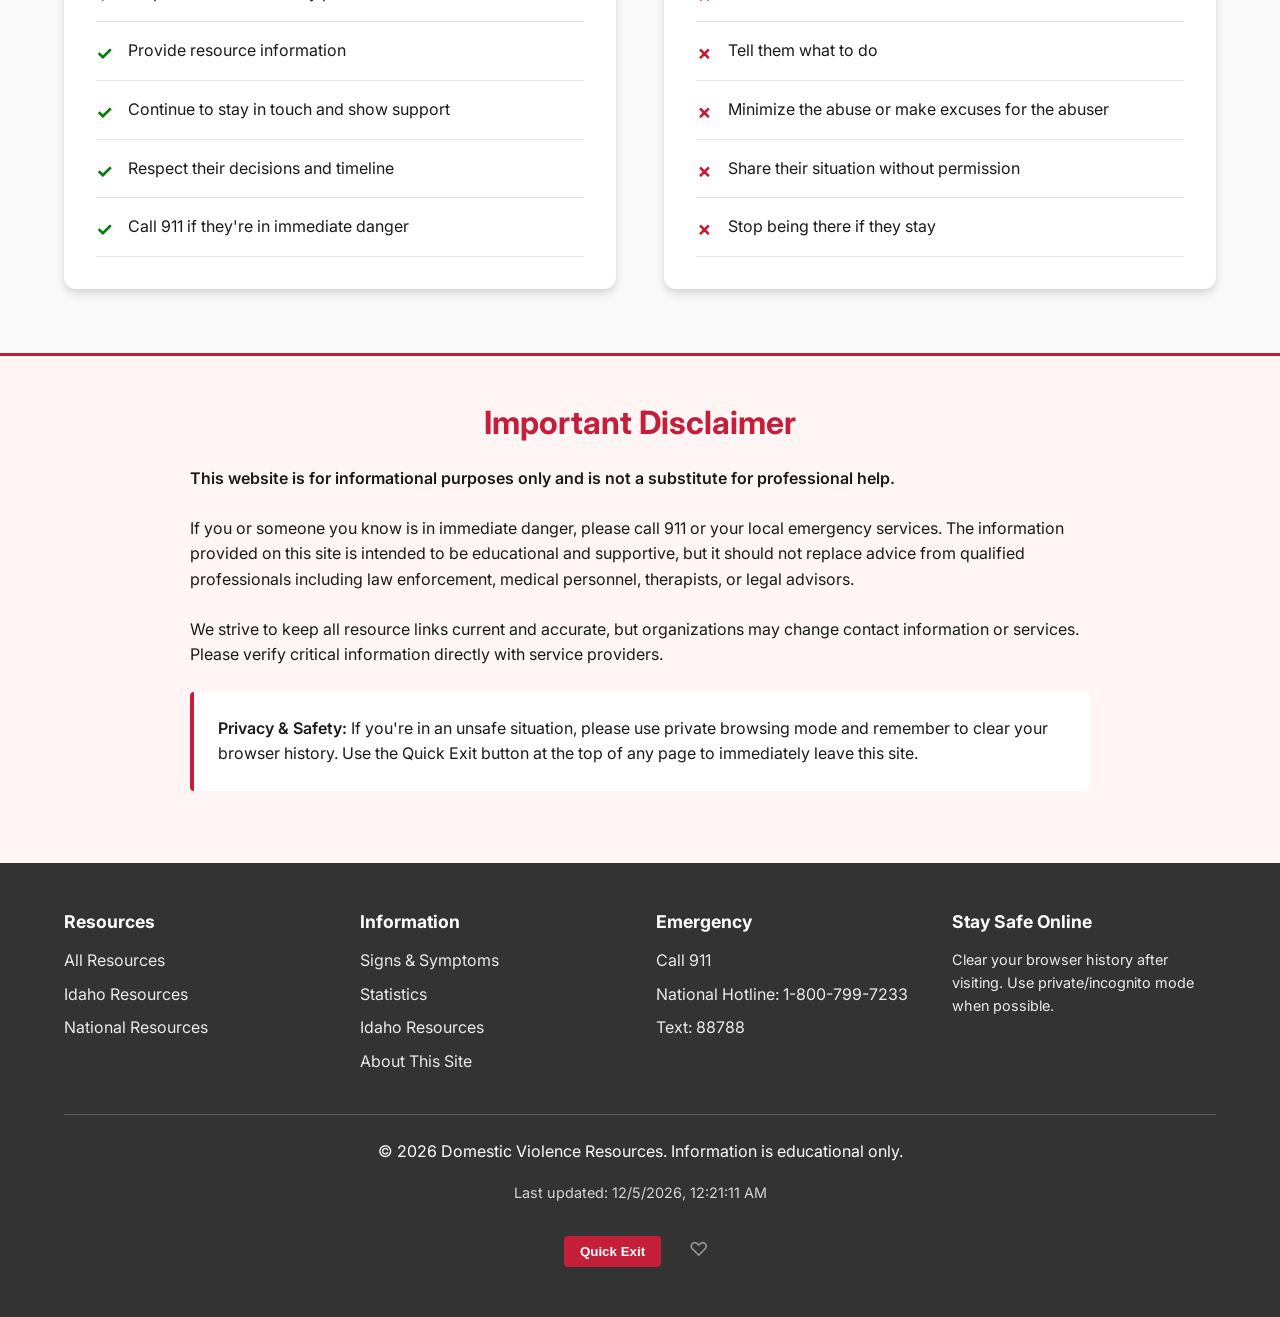
<file: signs.html>
<!DOCTYPE html>
<html lang="en">
<head>
    <meta charset="UTF-8">
    <meta name="viewport" content="width=device-width, initial-scale=1.0">
    <meta name="description" content="Recognize the warning signs and symptoms of domestic violence and abuse in relationships.">
    <title>Signs & Symptoms - Domestic Violence Resources</title>
    <link rel="icon" href="data:image/svg+xml,<svg xmlns='http://www.w3.org/2000/svg' viewBox='0 0 100 100'><text y='0.9em' font-size='90'>❤️</text></svg>" type="image/svg+xml">
    <link rel="stylesheet" href="styles.css">
    <link rel="preconnect" href="https://fonts.googleapis.com">
    <link rel="preconnect" href="https://fonts.gstatic.com" crossorigin>
    <link href="https://fonts.googleapis.com/css2?family=Inter:wght@300;400;600;700&display=swap" rel="stylesheet">
    <!-- UserWay Accessibility Widget -->
    <script>
    (function(d){
        var s = d.createElement("script");
        s.setAttribute("data-account", "xGkYEsQ9GU");
        s.setAttribute("src", "https://cdn.userway.org/widget.js");
        (d.body || d.head).appendChild(s);
    })(document)
    </script>
</head>
<body>
    <!-- Security Alert Banner -->
    <div id="securityBanner" class="security-banner" role="alert" aria-live="polite">
        <div class="security-banner-content">
            <h2>Security Alert</h2>
            <p>Internet usage can be monitored and is impossible to erase completely. If you're concerned your internet usage might be monitored, call <strong>800.799.SAFE (7233)</strong>. Learn more about digital security and remember to <strong>clear your browser history</strong> after visiting this website.</p>
            <p>Click the red "X" in the upper-right corner or <strong>press the "Escape" key twice</strong> at any time to leave immediately.</p>
            <p><strong>Please contact 911 if you feel like you are in immediate danger or a life-threatening situation.</strong></p>
            <button type="button" class="security-banner-close" aria-label="Close security alert" id="closeBanner">
                <span>×</span>
            </button>
        </div>
    </div>

    <!-- Quick Exit Button -->
    <button type="button" id="quickExit" class="quick-exit-btn" aria-label="Quick exit to Google">
        Quick Exit
    </button>

    <!-- Scroll to Top Button -->
    <button id="scrollToTop" class="scroll-to-top" aria-label="Scroll to top">
        ↑
    </button>

    <!-- Header/Navigation -->
    <header role="banner">
        <nav role="navigation" aria-label="Main navigation">
            <div class="nav-container">
                <div class="logo">
                    <a href="index.html" aria-label="Home">Domestic Violence Resources</a>
                </div>
                <div class="mobile-logo-phone">
                    <a href="tel:1-800-799-7233">📞 1-800-799-7233</a>
                </div>
                <button class="mobile-menu-toggle" aria-label="Toggle navigation menu" aria-expanded="false">
                    <span></span>
                    <span></span>
                    <span></span>
                </button>
                <ul class="nav-menu">
                    <li><a href="index.html">Home</a></li>
                    <li><a href="resources.html">Resources</a></li>
                    <li><a href="signs.html" class="active" aria-current="page">Signs & Symptoms</a></li>
                    <li><a href="stats.html">Statistics</a></li>
                    <li><a href="idaho.html">Idaho</a></li>
                </ul>
                <div class="emergency-number">
                    <a href="tel:1-800-799-7233" class="emergency-link">
                        1-800-799-7233
                    </a>
                </div>
            </div>
        </nav>
    </header>

    <!-- Main Content -->
    <main role="main">
        <!-- Page Header -->
        <section class="page-header" aria-labelledby="page-title">
            <div class="container">
                <h1 id="page-title">Recognizing Abuse: Signs & Symptoms</h1>
                <p class="page-subtitle">Understanding the warning signs can help you or someone you love get to safety</p>
            </div>
        </section>

        <!-- Introduction -->
        <section class="content-section" aria-labelledby="intro-heading">
            <div class="container">
                <div class="intro-box">
                    <h2 id="intro-heading">Is It Abuse?</h2>
                    <p>Domestic violence doesn't always leave visible bruises. Abuse takes many forms—physical, emotional, sexual, financial, and digital. The core of all abuse is power and control: one partner using various tactics to dominate and manipulate the other.</p>
                    <p><strong>If you're questioning whether your relationship is abusive, trust your instincts.</strong> You deserve to feel safe, respected, and valued in all your relationships.</p>
                </div>
            </div>
        </section>

        <!-- Types of Abuse -->
        <section class="content-section alternate-bg" aria-labelledby="types-heading">
            <div class="container">
                <h2 id="types-heading">Types of Abuse</h2>
                
                <div class="abuse-types-grid">
                    <!-- Physical Abuse -->
                    <article class="abuse-type-card">
                        <h3>Physical Abuse</h3>
                        <p class="type-description">Any intentional use of physical force with the intent to cause harm or fear.</p>
                        <h4>Warning Signs:</h4>
                        <ul class="signs-list">
                            <li>Hitting, slapping, punching, kicking, or biting</li>
                            <li>Strangling or choking</li>
                            <li>Pushing, shoving, or grabbing</li>
                            <li>Using weapons to threaten or harm</li>
                            <li>Restraining you or preventing you from leaving</li>
                            <li>Throwing objects at you or near you</li>
                            <li>Driving recklessly to frighten you</li>
                            <li>Forcing you to use drugs or alcohol</li>
                            <li>Denying medical care or medication</li>
                        </ul>
                    </article>

                    <!-- Emotional/Psychological Abuse -->
                    <article class="abuse-type-card">
                        <h3>Emotional & Psychological Abuse</h3>
                        <p class="type-description">Behaviors intended to undermine your self-worth and emotional wellbeing.</p>
                        <h4>Warning Signs:</h4>
                        <ul class="signs-list">
                            <li>Constant criticism, insults, or name-calling</li>
                            <li>Humiliation in private or public</li>
                            <li>Blaming you for their abusive behavior</li>
                            <li>Gaslighting (making you doubt your reality)</li>
                            <li>Threatening to harm you, themselves, or loved ones</li>
                            <li>Threatening to take away children</li>
                            <li>Isolating you from family and friends</li>
                            <li>Monitoring your activities and whereabouts</li>
                            <li>Extreme jealousy or possessiveness</li>
                            <li>Destroying your belongings</li>
                            <li>Harming or threatening pets</li>
                        </ul>
                    </article>

                    <!-- Sexual Abuse -->
                    <article class="abuse-type-card">
                        <h3>Sexual Abuse</h3>
                        <p class="type-description">Any sexual activity without clear, voluntary consent.</p>
                        <h4>Warning Signs:</h4>
                        <ul class="signs-list">
                            <li>Forcing or coercing sexual activity</li>
                            <li>Demanding sex when you're unwilling</li>
                            <li>Causing pain during sex deliberately</li>
                            <li>Refusing to use contraception or protection</li>
                            <li>Reproductive coercion (controlling birth control)</li>
                            <li>Sharing intimate images without consent</li>
                            <li>Making you perform sexual acts you're uncomfortable with</li>
                            <li>Attacking sexual parts of your body</li>
                            <li>Treating you as a sexual object</li>
                        </ul>
                    </article>

                    <!-- Economic/Financial Abuse -->
                    <article class="abuse-type-card">
                        <h3>Economic & Financial Abuse</h3>
                        <p class="type-description">Controlling finances to create dependency and limit freedom.</p>
                        <h4>Warning Signs:</h4>
                        <ul class="signs-list">
                            <li>Controlling all money and giving you an "allowance"</li>
                            <li>Preventing you from working or sabotaging your job</li>
                            <li>Stealing your money or refusing to contribute</li>
                            <li>Hiding financial information from you</li>
                            <li>Running up debt in your name</li>
                            <li>Refusing to let you access bank accounts</li>
                            <li>Forcing you to work without fair compensation</li>
                            <li>Making you account for every penny spent</li>
                            <li>Destroying your credit score</li>
                        </ul>
                    </article>

                    <!-- Digital Abuse -->
                    <article class="abuse-type-card">
                        <h3>Digital Abuse</h3>
                        <p class="type-description">Using technology to harass, stalk, or control you.</p>
                        <h4>Warning Signs:</h4>
                        <ul class="signs-list">
                            <li>Demanding passwords to your accounts</li>
                            <li>Constantly checking your phone, emails, or social media</li>
                            <li>Using GPS or apps to track your location</li>
                            <li>Sending threatening or harassing messages</li>
                            <li>Posting embarrassing information online</li>
                            <li>Sharing intimate images without permission</li>
                            <li>Impersonating you online</li>
                            <li>Controlling who you can contact online</li>
                            <li>Using spyware or monitoring software</li>
                        </ul>
                    </article>

                    <!-- Stalking -->
                    <article class="abuse-type-card">
                        <h3>Stalking</h3>
                        <p class="type-description">Repeated, unwanted attention that causes fear or concern for safety.</p>
                        <h4>Warning Signs:</h4>
                        <ul class="signs-list">
                            <li>Following you or showing up uninvited</li>
                            <li>Watching your home, work, or school</li>
                            <li>Sending unwanted gifts or messages</li>
                            <li>Creating fake profiles to contact you</li>
                            <li>Gathering information through others</li>
                            <li>Making unwanted phone calls</li>
                            <li>Vandalizing your property</li>
                            <li>Threatening you or your loved ones</li>
                        </ul>
                    </article>

                    <!-- Coercive Control -->
                    <article class="abuse-type-card">
                        <h3>Coercive Control</h3>
                        <p class="type-description">A strategic pattern of behavior designed to make a victim dependent by isolating them, regulating their everyday activities, and limiting their resources.</p>
                        <h4>Warning Signs:</h4>
                        <ul class="signs-list">
                            <li>Isolating you from friends, family, and support networks</li>
                            <li>Monitoring and controlling your daily activities and whereabouts</li>
                            <li>Controlling what you wear, eat, or how you spend your time</li>
                            <li>Regulating your access to basic necessities (food, sleep, medical care)</li>
                            <li>Micromanaging your behavior and decision-making</li>
                            <li>Making you feel like you need permission for everyday activities</li>
                            <li>Using rewards and punishments to control behavior</li>
                            <li>Gaslighting and manipulating your perception of reality</li>
                            <li>Creating an environment of fear and dependency</li>
                            <li>Making rules that only apply to you, not the abuser</li>
                            <li>Threatening consequences for not following demands</li>
                            <li>Gradually escalating control over time</li>
                        </ul>
                    </article>
                </div>
            </div>
        </section>

        <!-- Red Flags in Relationships -->
        <section class="content-section" aria-labelledby="red-flags-heading">
            <div class="container">
                <h2 id="red-flags-heading">Early Warning Signs: Red Flags</h2>
                <p class="section-intro">Abusive behavior often escalates over time. Recognizing early warning signs can help you make informed decisions about your safety.</p>
                
                <div class="red-flags-grid">
                    <div class="red-flag-card">
                        <h3>Intense Relationship Progression</h3>
                        <p>Rushing the relationship, wanting commitment very quickly, declaring love excessively early, or pressuring you to move in together.</p>
                    </div>
                    
                    <div class="red-flag-card">
                        <h3>Jealousy & Possessiveness</h3>
                        <p>Extreme jealousy disguised as love, accusing you of cheating without reason, or getting angry when you spend time with others.</p>
                    </div>
                    
                    <div class="red-flag-card">
                        <h3>Controlling Behavior</h3>
                        <p>Dictating what you wear, who you see, where you go, or how you spend your time. Needing to know your whereabouts at all times.</p>
                    </div>
                    
                    <div class="red-flag-card">
                        <h3>Isolation from Support System</h3>
                        <p>Actively working to separate you from family and friends, criticizing your loved ones, or making it difficult to maintain relationships.</p>
                    </div>
                    
                    <div class="red-flag-card">
                        <h3>Blaming Others</h3>
                        <p>Never taking responsibility for their actions, always blaming you or others for their problems, or making excuses for their behavior.</p>
                    </div>
                    
                    <div class="red-flag-card">
                        <h3>Explosive Temper</h3>
                        <p>Unpredictable mood swings, overreacting to minor issues, rage that seems out of proportion, or "walking on eggshells" around them.</p>
                    </div>
                    
                    <div class="red-flag-card">
                        <h3>Disrespect</h3>
                        <p>Putting you down, making fun of you, dismissing your feelings or opinions, or treating you as inferior.</p>
                    </div>
                    
                    <div class="red-flag-card">
                        <h3>Pressure for Sex</h3>
                        <p>Not respecting your boundaries, pressuring you into sexual activity, or making you feel guilty for saying no.</p>
                    </div>
                    
                    <div class="red-flag-card">
                        <h3>Past Abusive Behavior</h3>
                        <p>History of abusive relationships, blaming past partners for everything, or having a reputation for being violent.</p>
                    </div>
                    
                    <div class="red-flag-card">
                        <h3>Cruelty to Animals or Children</h3>
                        <p>Harming, threatening, or showing callousness toward animals or children—strong predictor of violence toward humans.</p>
                    </div>
                    
                    <div class="red-flag-card">
                        <h3>Substance Abuse</h3>
                        <p>Heavy drinking or drug use, particularly if it leads to aggressive or unpredictable behavior.</p>
                    </div>
                    
                    <div class="red-flag-card">
                        <h3>Threats of Violence</h3>
                        <p>Any threat of physical harm toward you, themselves, or others should always be taken seriously.</p>
                    </div>
                </div>
            </div>
        </section>

        <!-- If You're Being Abused -->
        <section class="content-section cta-section" aria-labelledby="help-heading">
            <div class="container">
                <h2 id="help-heading">If You Recognize These Signs</h2>
                <div class="help-grid">
                    <div class="help-card">
                        <h3>You're Not Alone</h3>
                        <p>Millions of people experience domestic violence. It's not your fault, and you deserve support.</p>
                    </div>
                    <div class="help-card">
                        <h3>Help Is Available</h3>
                        <p>Trained advocates are available 24/7 to provide confidential support and help you create a safety plan.</p>
                        <a href="resources.html" class="btn btn-primary">Find Resources</a>
                    </div>
                    <div class="help-card">
                        <h3>Trust Your Instincts</h3>
                        <p>If something feels wrong in your relationship, it probably is. Your feelings are valid.</p>
                    </div>
                </div>
                
                <div class="emergency-contact-box">
                    <h3>Get Help Right Now</h3>
                    <div class="emergency-buttons">
                        <a href="tel:1-800-799-7233" class="btn btn-emergency">Call Hotline: 1-800-799-7233</a>
                        <a href="sms:88788&body=START" class="btn btn-emergency">Text START to 88788</a>
                        <a href="tel:911" class="btn btn-emergency">Emergency: 911</a>
                    </div>
                </div>
            </div>
        </section>

        <!-- Helping Someone Else -->
        <section class="content-section alternate-bg" aria-labelledby="helping-heading">
            <div class="container">
                <h2 id="helping-heading">Helping Someone You Care About</h2>
                <p class="section-intro">If you suspect someone you know is being abused, your support can make a life-saving difference.</p>
                
                <div class="two-column-grid">
                    <div class="column">
                        <h3>Do:</h3>
                        <ul class="do-list">
                            <li>Listen without judgment</li>
                            <li>Believe them and validate their feelings</li>
                            <li>Express concern for their safety</li>
                            <li>Offer specific help (childcare, transportation, etc.)</li>
                            <li>Help them create a safety plan</li>
                            <li>Provide resource information</li>
                            <li>Continue to stay in touch and show support</li>
                            <li>Respect their decisions and timeline</li>
                            <li>Call 911 if they're in immediate danger</li>
                        </ul>
                    </div>
                    <div class="column">
                        <h3>Don't:</h3>
                        <ul class="dont-list">
                            <li>Pressure them to leave before they're ready</li>
                            <li>Judge or criticize their decisions</li>
                            <li>Give ultimatums</li>
                            <li>Confront the abuser</li>
                            <li>Blame the victim</li>
                            <li>Tell them what to do</li>
                            <li>Minimize the abuse or make excuses for the abuser</li>
                            <li>Share their situation without permission</li>
                            <li>Stop being there if they stay</li>
                        </ul>
                    </div>
                </div>
            </div>
        </section>

        <!-- Disclaimer -->
        <section class="disclaimer" role="contentinfo" aria-labelledby="disclaimer-heading">
            <div class="container">
                <h2 id="disclaimer-heading">Important Disclaimer</h2>
                <p><strong>This website is for informational purposes only and is not a substitute for professional help.</strong></p>
                <p>If you or someone you know is in immediate danger, please call 911 or your local emergency services. The information provided on this site is intended to be educational and supportive, but it should not replace advice from qualified professionals including law enforcement, medical personnel, therapists, or legal advisors.</p>
                <p>We strive to keep all resource links current and accurate, but organizations may change contact information or services. Please verify critical information directly with service providers.</p>
                <p class="privacy-note"><strong>Privacy & Safety:</strong> If you're in an unsafe situation, please use private browsing mode and remember to clear your browser history. Use the Quick Exit button at the top of any page to immediately leave this site.</p>
            </div>
        </section>
    </main>

    <!-- Footer -->
    <footer role="contentinfo">
        <div class="container">
            <div class="footer-grid">
                <div class="footer-section">
                    <h3>Resources</h3>
                    <ul>
                        <li><a href="resources.html">All Resources</a></li>
                        <li><a href="idaho.html">Idaho Resources</a></li>
                        <li><a href="resources.html#national">National Resources</a></li>
                    </ul>
                </div>
                <div class="footer-section">
                    <h3>Information</h3>
                    <ul>
                        <li><a href="signs.html">Signs & Symptoms</a></li>
                        <li><a href="stats.html">Statistics</a></li>
                        <li><a href="idaho.html">Idaho Resources</a></li>
                        <li><a href="index.html">About This Site</a></li>
                    </ul>
                </div>
                <div class="footer-section">
                    <h3>Emergency</h3>
                    <ul>
                        <li><a href="tel:911">Call 911</a></li>
                        <li><a href="tel:1-800-799-7233">National Hotline: 1-800-799-7233</a></li>
                        <li><a href="sms:88788&body=START">Text: 88788</a></li>
                    </ul>
                </div>
                <div class="footer-section">
                    <h3>Stay Safe Online</h3>
                    <p class="footer-safety">Clear your browser history after visiting. Use private/incognito mode when possible.</p>
                </div>
            </div>
            <div class="footer-bottom">
                <p>&copy; 2026 Domestic Violence Resources. Information is educational only.</p>
                <p class="footer-updated">Last updated: <span id="lastUpdated"></span></p>
                <p class="footer-links">
                    <button type="button" id="quickExitFooter" class="footer-exit">Quick Exit</button>
                    <span class="easter-egg" id="easterEgg" title="Click me!" role="button" tabindex="0" aria-label="Click for a special surprise">♡</span>
                </p>
            </div>
        </div>
    </footer>

    <!-- Signs Viewer Modal -->
    <div class="signs-viewer-modal" id="signsViewer" role="dialog" aria-modal="true" aria-labelledby="viewer-title">
        <div class="viewer-content">
            <button class="viewer-close" id="closeViewer" aria-label="Close viewer">×</button>
            <div class="viewer-card-container" id="viewerCardContainer" role="article">
                <!-- Card content will be dynamically inserted here -->
            </div>
            <div class="viewer-navigation">
                <button class="viewer-prev" id="viewerPrev" aria-label="Previous sign">
                    <span aria-hidden="true">←</span> Previous
                </button>
                <span class="viewer-counter" id="viewerCounter" aria-live="polite"></span>
                <button class="viewer-next" id="viewerNext" aria-label="Next sign">
                    Next <span aria-hidden="true">→</span>
                </button>
            </div>
        </div>
    </div>

    <!-- Scripts -->
    <script src="script.js"></script>
</body>
</html>
</file>
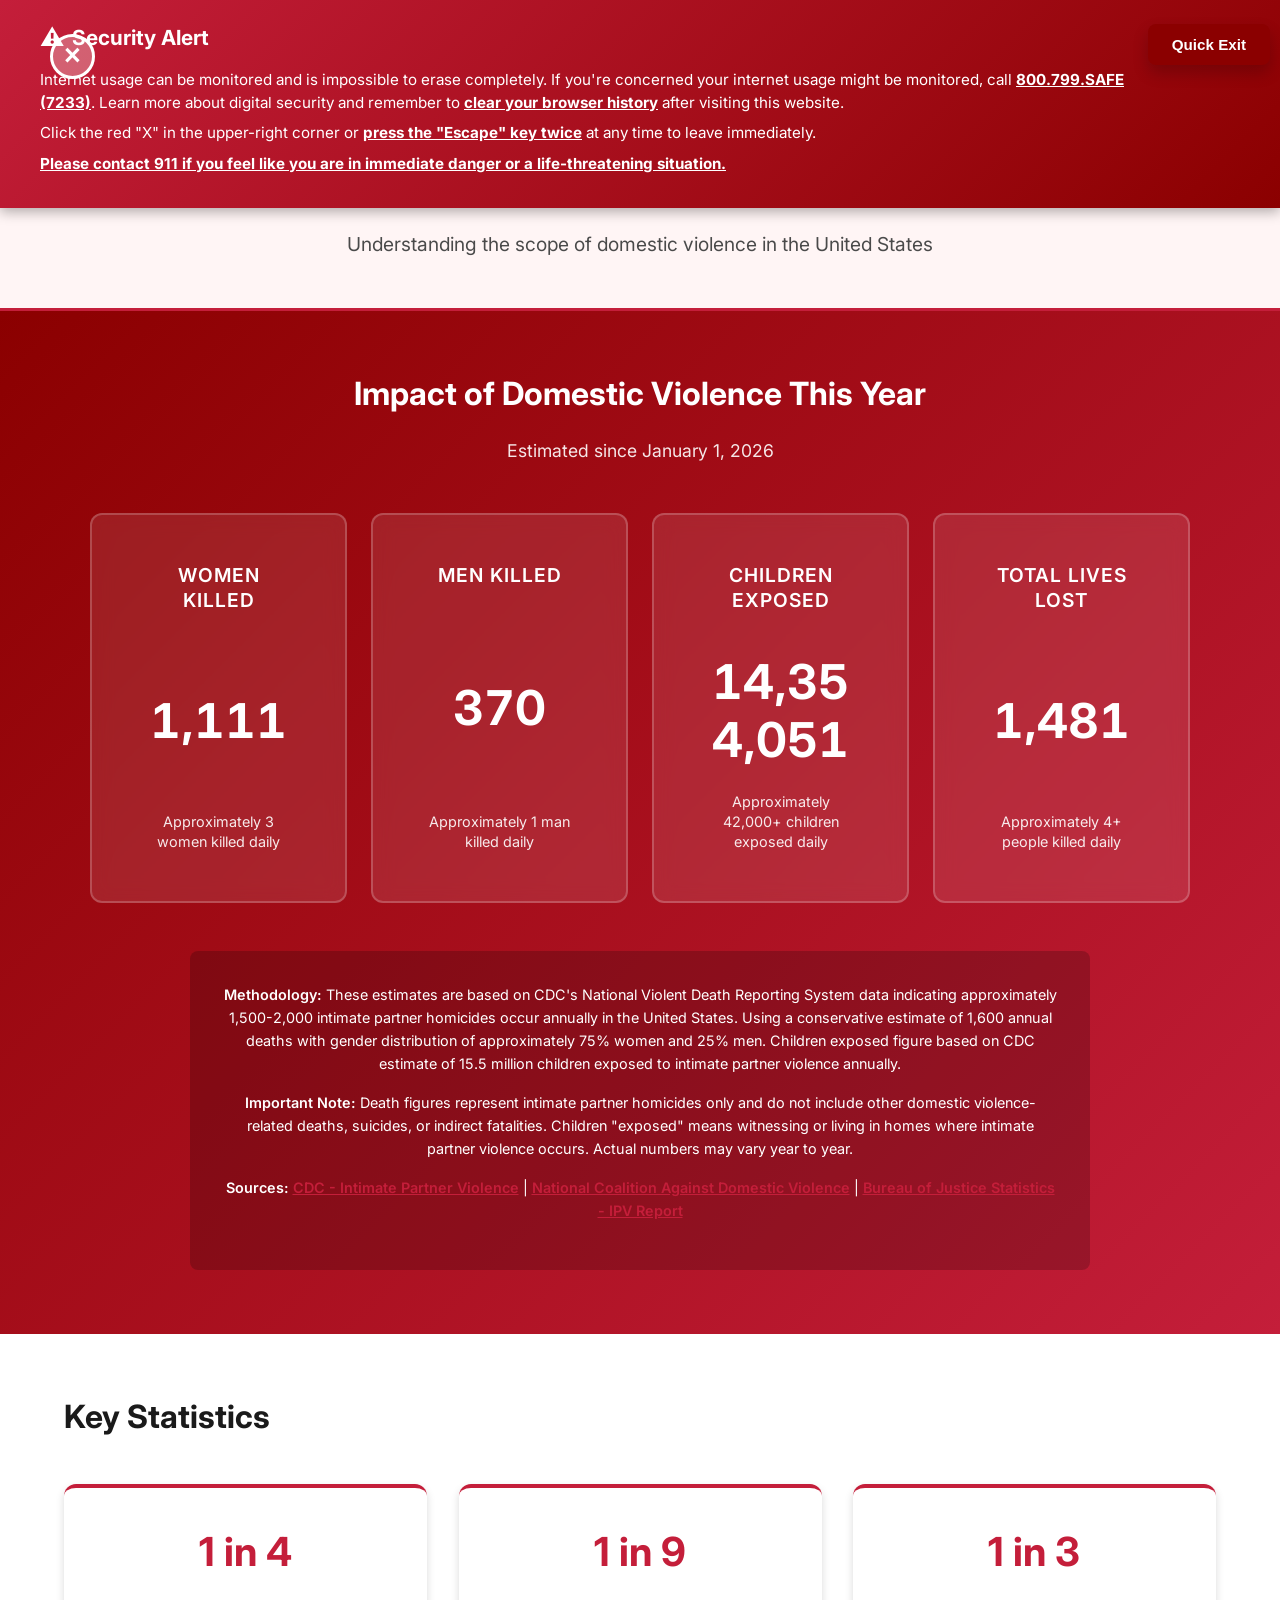
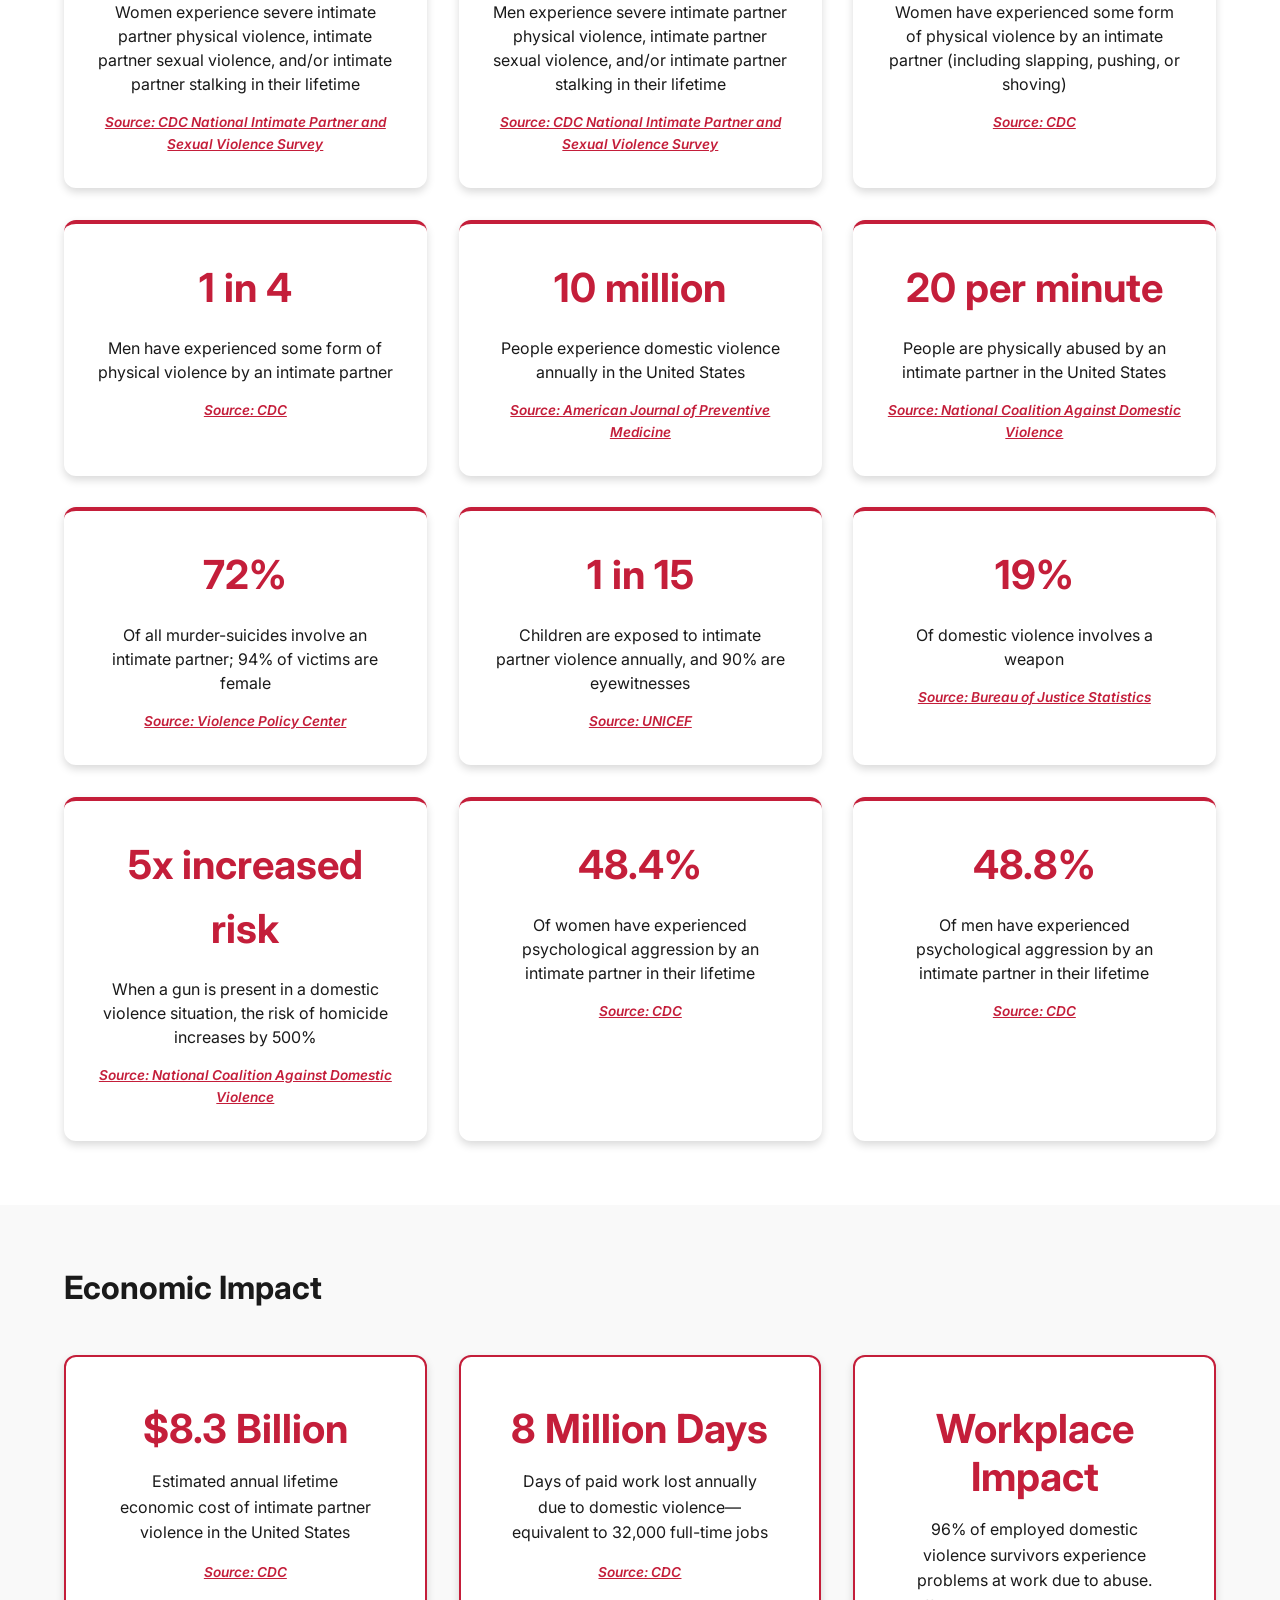
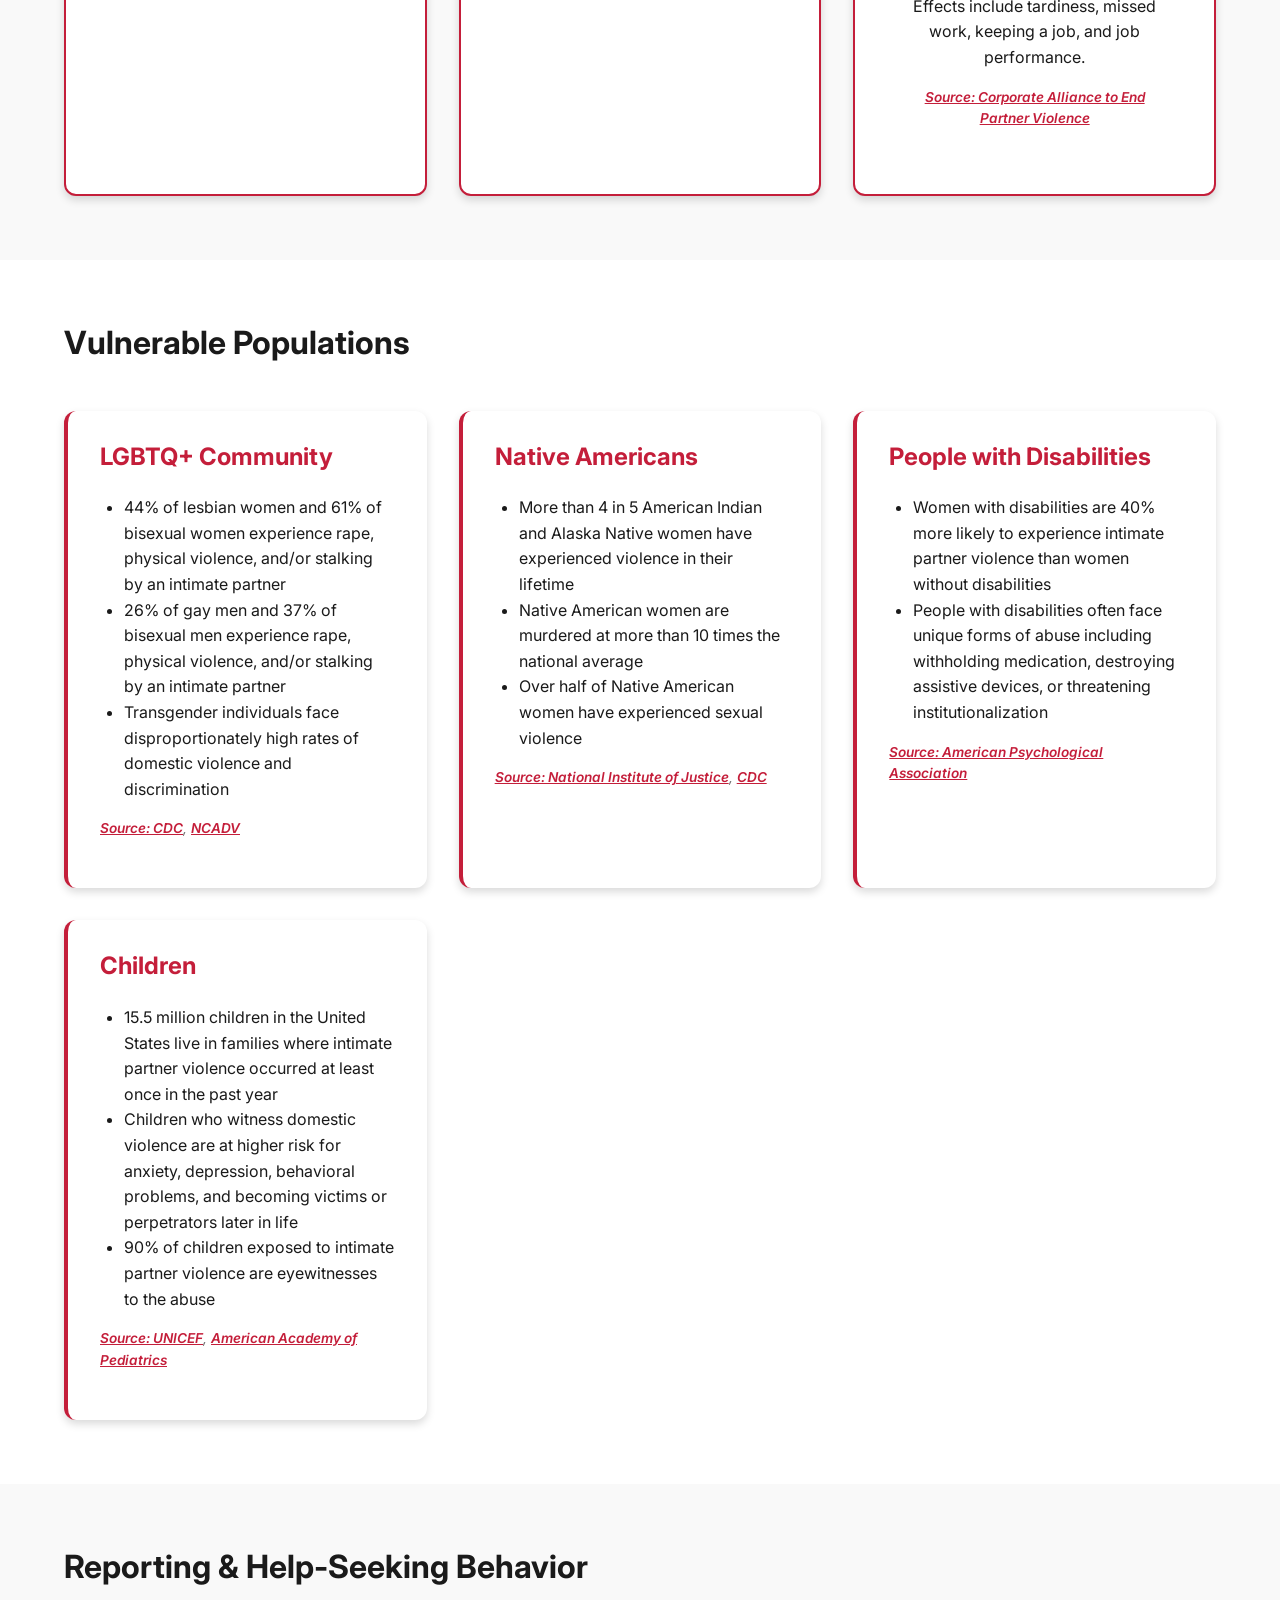
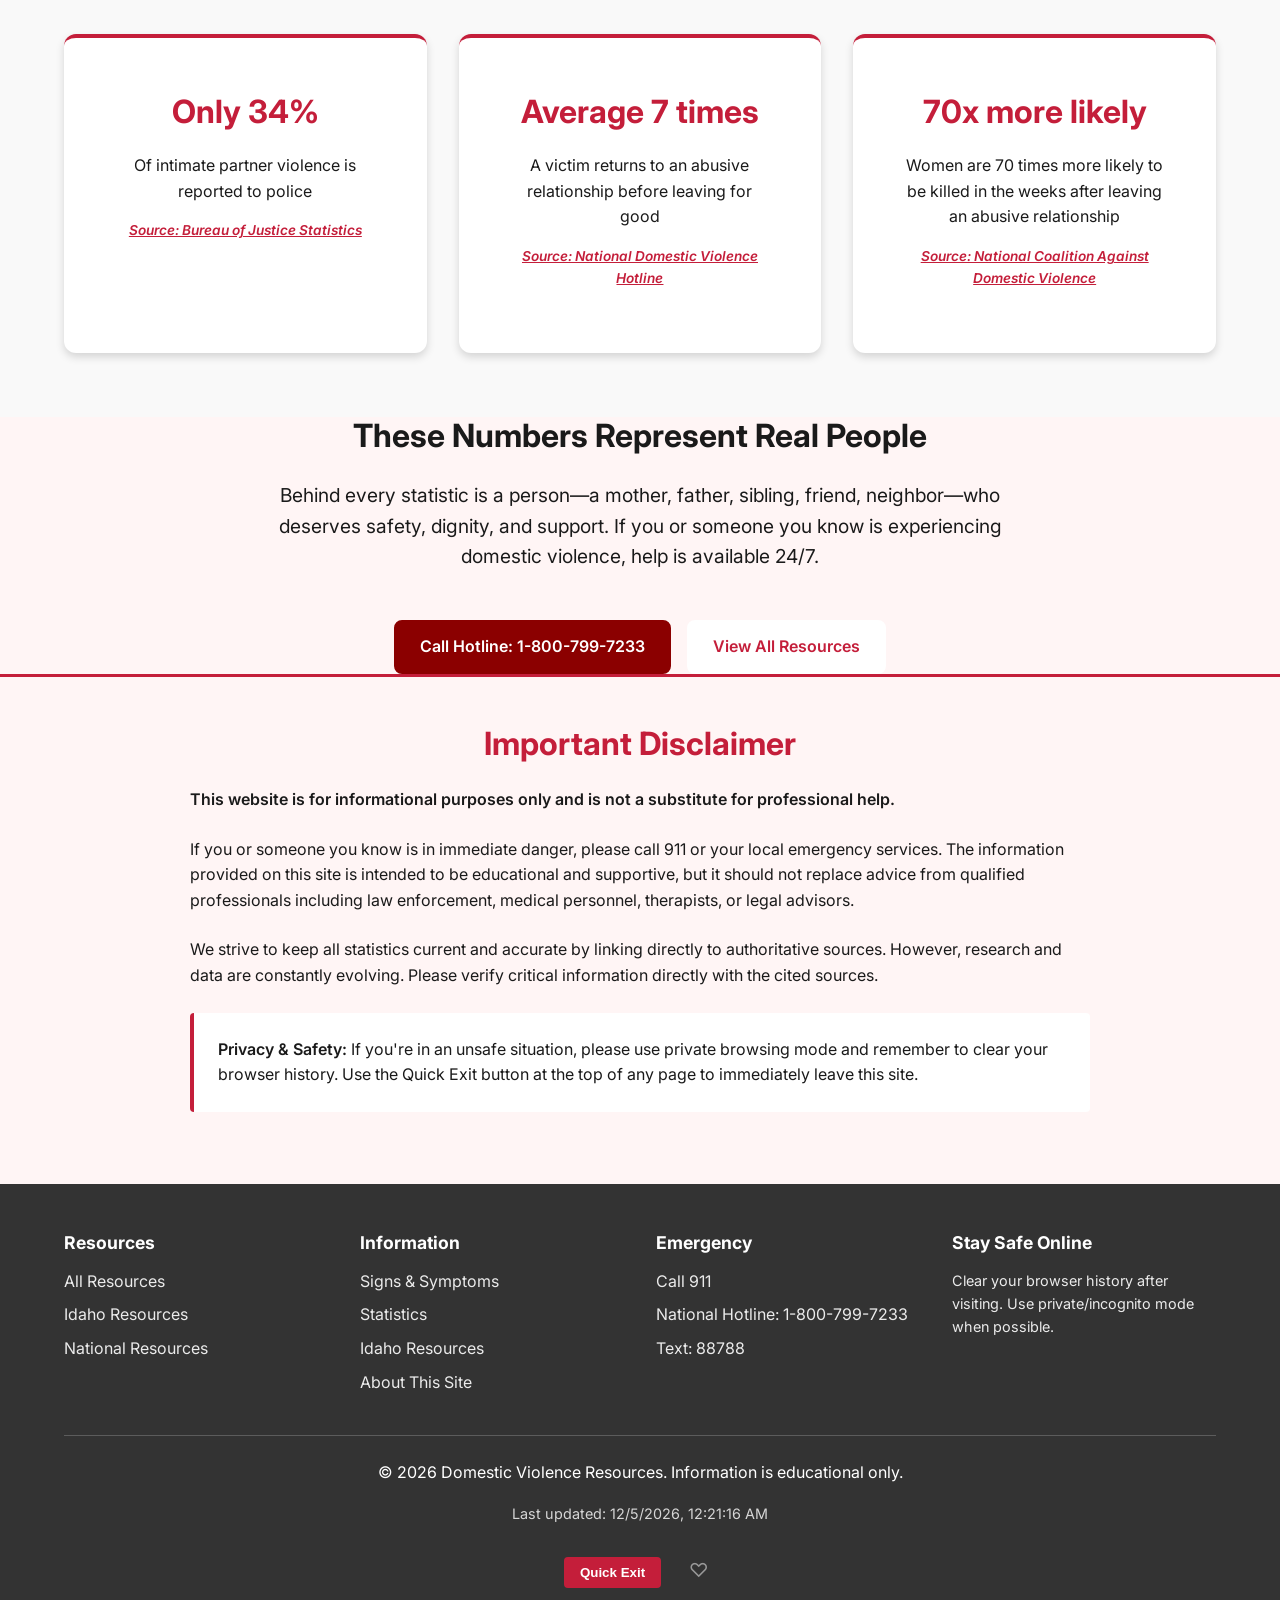
<file: stats.html>
<!DOCTYPE html>
<html lang="en">
<head>
    <meta charset="UTF-8">
    <meta name="viewport" content="width=device-width, initial-scale=1.0">
    <meta name="description" content="Statistics and data about domestic violence in the United States, including real-time estimates of lives impacted.">
    <title>Statistics - Domestic Violence Resources</title>
    <link rel="icon" href="data:image/svg+xml,<svg xmlns='http://www.w3.org/2000/svg' viewBox='0 0 100 100'><text y='0.9em' font-size='90'>❤️</text></svg>" type="image/svg+xml">
    <link rel="stylesheet" href="styles.css">
    <link rel="preconnect" href="https://fonts.googleapis.com">
    <link rel="preconnect" href="https://fonts.gstatic.com" crossorigin>
    <link href="https://fonts.googleapis.com/css2?family=Inter:wght@300;400;600;700&display=swap" rel="stylesheet">
    <!-- UserWay Accessibility Widget -->
    <script>
    (function(d){
        var s = d.createElement("script");
        s.setAttribute("data-account", "xGkYEsQ9GU");
        s.setAttribute("src", "https://cdn.userway.org/widget.js");
        (d.body || d.head).appendChild(s);
    })(document)
    </script>
</head>
<body>
    <!-- Security Alert Banner -->
    <div id="securityBanner" class="security-banner" role="alert" aria-live="polite">
        <div class="security-banner-content">
            <h2>Security Alert</h2>
            <p>Internet usage can be monitored and is impossible to erase completely. If you're concerned your internet usage might be monitored, call <strong>800.799.SAFE (7233)</strong>. Learn more about digital security and remember to <strong>clear your browser history</strong> after visiting this website.</p>
            <p>Click the red "X" in the upper-right corner or <strong>press the "Escape" key twice</strong> at any time to leave immediately.</p>
            <p><strong>Please contact 911 if you feel like you are in immediate danger or a life-threatening situation.</strong></p>
            <button type="button" class="security-banner-close" aria-label="Close security alert" id="closeBanner">
                <span>×</span>
            </button>
        </div>
    </div>

    <!-- Quick Exit Button -->
    <button type="button" id="quickExit" class="quick-exit-btn" aria-label="Quick exit to Google">
        Quick Exit
    </button>

    <!-- Scroll to Top Button -->
    <button id="scrollToTop" class="scroll-to-top" aria-label="Scroll to top">
        ↑
    </button>

    <!-- Header/Navigation -->
    <header role="banner">
        <nav role="navigation" aria-label="Main navigation">
            <div class="nav-container">
                <div class="logo">
                    <a href="index.html" aria-label="Home">Domestic Violence Resources</a>
                </div>
                <div class="mobile-logo-phone">
                    <a href="tel:1-800-799-7233">📞 1-800-799-7233</a>
                </div>
                <button class="mobile-menu-toggle" aria-label="Toggle navigation menu" aria-expanded="false">
                    <span></span>
                    <span></span>
                    <span></span>
                </button>
                <ul class="nav-menu">
                    <li><a href="index.html">Home</a></li>
                    <li><a href="resources.html">Resources</a></li>
                    <li><a href="signs.html">Signs & Symptoms</a></li>
                    <li><a href="stats.html" class="active" aria-current="page">Statistics</a></li>
                    <li><a href="idaho.html">Idaho</a></li>
                </ul>
                <div class="emergency-number">
                    <a href="tel:1-800-799-7233" class="emergency-link">
                        1-800-799-7233
                    </a>
                </div>
            </div>
        </nav>
    </header>

    <!-- Main Content -->
    <main role="main">
        <!-- Page Header -->
        <section class="page-header" aria-labelledby="page-title">
            <div class="container">
                <h1 id="page-title">Domestic Violence Statistics</h1>
                <p class="page-subtitle">Understanding the scope of domestic violence in the United States</p>
            </div>
        </section>

        <!-- Real-Time Counter -->
        <section class="counter-section" aria-labelledby="counter-heading">
            <div class="container">
                <h2 id="counter-heading">Impact of Domestic Violence This Year</h2>
                <p class="counter-subtitle">Estimated since January 1, 2026</p>
                
                <div class="counter-grid">
                    <div class="counter-card">
                        <div class="counter-label">Women Killed</div>
                        <div class="counter-number" id="womenCounter" aria-live="polite">0</div>
                        <div class="counter-info">Approximately 3 women killed daily</div>
                    </div>
                    <div class="counter-card">
                        <div class="counter-label">Men Killed</div>
                        <div class="counter-number" id="menCounter" aria-live="polite">0</div>
                        <div class="counter-info">Approximately 1 man killed daily</div>
                    </div>
                    <div class="counter-card">
                        <div class="counter-label">Children Exposed</div>
                        <div class="counter-number" id="childrenCounter" aria-live="polite">0</div>
                        <div class="counter-info">Approximately 42,000+ children exposed daily</div>
                    </div>
                    <div class="counter-card">
                        <div class="counter-label">Total Lives Lost</div>
                        <div class="counter-number" id="totalCounter" aria-live="polite">0</div>
                        <div class="counter-info">Approximately 4+ people killed daily</div>
                    </div>
                </div>
                
                <div class="counter-citation">
                    <p><strong>Methodology:</strong> These estimates are based on CDC's National Violent Death Reporting System data indicating approximately 1,500-2,000 intimate partner homicides occur annually in the United States. Using a conservative estimate of 1,600 annual deaths with gender distribution of approximately 75% women and 25% men. Children exposed figure based on CDC estimate of 15.5 million children exposed to intimate partner violence annually.</p>
                    <p><strong>Important Note:</strong> Death figures represent intimate partner homicides only and do not include other domestic violence-related deaths, suicides, or indirect fatalities. Children "exposed" means witnessing or living in homes where intimate partner violence occurs. Actual numbers may vary year to year.</p>
                    <p><strong>Sources:</strong> 
                        <a href="https://www.cdc.gov/violence-prevention/?CDC_AAref_Val=https://www.cdc.gov/violenceprevention/intimatepartnerviolence/fastfact.html" target="_blank" rel="noopener noreferrer">CDC - Intimate Partner Violence</a> | 
                        <a href="https://ncadv.org/STATISTICS" target="_blank" rel="noopener noreferrer">National Coalition Against Domestic Violence</a> | 
                        <a href="https://bjs.ojp.gov/content/pub/pdf/ipv9310.pdf" target="_blank" rel="noopener noreferrer">Bureau of Justice Statistics - IPV Report</a>
                    </p>
                </div>
            </div>
        </section>

        <!-- Key Statistics -->
        <section class="content-section" aria-labelledby="key-stats-heading">
            <div class="container">
                <h2 id="key-stats-heading">Key Statistics</h2>
                
                <div class="stats-grid">
                    <article class="stat-card">
                        <div class="stat-number">1 in 4</div>
                        <div class="stat-description">Women experience severe intimate partner physical violence, intimate partner sexual violence, and/or intimate partner stalking in their lifetime</div>
                        <div class="stat-source"><a href="https://www.cdc.gov/violenceprevention/intimatepartnerviolence/fastfact.html" target="_blank" rel="noopener noreferrer">Source: CDC National Intimate Partner and Sexual Violence Survey</a></div>
                    </article>

                    <article class="stat-card">
                        <div class="stat-number">1 in 9</div>
                        <div class="stat-description">Men experience severe intimate partner physical violence, intimate partner sexual violence, and/or intimate partner stalking in their lifetime</div>
                        <div class="stat-source"><a href="https://www.cdc.gov/violenceprevention/intimatepartnerviolence/fastfact.html" target="_blank" rel="noopener noreferrer">Source: CDC National Intimate Partner and Sexual Violence Survey</a></div>
                    </article>

                    <article class="stat-card">
                        <div class="stat-number">1 in 3</div>
                        <div class="stat-description">Women have experienced some form of physical violence by an intimate partner (including slapping, pushing, or shoving)</div>
                        <div class="stat-source"><a href="https://www.cdc.gov/violenceprevention/datasources/nisvs/index.html" target="_blank" rel="noopener noreferrer">Source: CDC</a></div>
                    </article>

                    <article class="stat-card">
                        <div class="stat-number">1 in 4</div>
                        <div class="stat-description">Men have experienced some form of physical violence by an intimate partner</div>
                        <div class="stat-source"><a href="https://www.cdc.gov/violenceprevention/datasources/nisvs/index.html" target="_blank" rel="noopener noreferrer">Source: CDC</a></div>
                    </article>

                    <article class="stat-card">
                        <div class="stat-number">10 million</div>
                        <div class="stat-description">People experience domestic violence annually in the United States</div>
                        <div class="stat-source"><a href="https://www.ncbi.nlm.nih.gov/pmc/articles/PMC3876290/" target="_blank" rel="noopener noreferrer">Source: American Journal of Preventive Medicine</a></div>
                    </article>

                    <article class="stat-card">
                        <div class="stat-number">20 per minute</div>
                        <div class="stat-description">People are physically abused by an intimate partner in the United States</div>
                        <div class="stat-source"><a href="https://ncadv.org/STATISTICS" target="_blank" rel="noopener noreferrer">Source: National Coalition Against Domestic Violence</a></div>
                    </article>

                    <article class="stat-card">
                        <div class="stat-number">72%</div>
                        <div class="stat-description">Of all murder-suicides involve an intimate partner; 94% of victims are female</div>
                        <div class="stat-source"><a href="http://vpc.org/studies/amroul2021.pdf" target="_blank" rel="noopener noreferrer">Source: Violence Policy Center</a></div>
                    </article>

                    <article class="stat-card">
                        <div class="stat-number">1 in 15</div>
                        <div class="stat-description">Children are exposed to intimate partner violence annually, and 90% are eyewitnesses</div>
                        <div class="stat-source"><a href="https://www.unicef.org/protection/violence-against-children" target="_blank" rel="noopener noreferrer">Source: UNICEF</a></div>
                    </article>

                    <article class="stat-card">
                        <div class="stat-number">19%</div>
                        <div class="stat-description">Of domestic violence involves a weapon</div>
                        <div class="stat-source"><a href="https://bjs.ojp.gov/search/results?keys=domestic+violence#gsc.tab=0&gsc.q=domestic%20violence&gsc.page=1" target="_blank" rel="noopener noreferrer">Source: Bureau of Justice Statistics</a></div>
                    </article>

                    <article class="stat-card">
                        <div class="stat-number">5x increased risk</div>
                        <div class="stat-description">When a gun is present in a domestic violence situation, the risk of homicide increases by 500%</div>
                        <div class="stat-source"><a href="https://ncadv.org/STATISTICS" target="_blank" rel="noopener noreferrer">Source: National Coalition Against Domestic Violence</a></div>
                    </article>

                    <article class="stat-card">
                        <div class="stat-number">48.4%</div>
                        <div class="stat-description">Of women have experienced psychological aggression by an intimate partner in their lifetime</div>
                        <div class="stat-source"><a href="https://www.cdc.gov/violenceprevention/datasources/nisvs/index.html" target="_blank" rel="noopener noreferrer">Source: CDC</a></div>
                    </article>

                    <article class="stat-card">
                        <div class="stat-number">48.8%</div>
                        <div class="stat-description">Of men have experienced psychological aggression by an intimate partner in their lifetime</div>
                        <div class="stat-source"><a href="https://www.cdc.gov/violenceprevention/datasources/nisvs/index.html" target="_blank" rel="noopener noreferrer">Source: CDC</a></div>
                    </article>
                </div>
            </div>
        </section>

        <!-- Economic Impact -->
        <section class="content-section alternate-bg" aria-labelledby="economic-heading">
            <div class="container">
                <h2 id="economic-heading">Economic Impact</h2>
                
                <div class="economic-stats">
                    <article class="economic-card">
                        <h3>$8.3 Billion</h3>
                        <p>Estimated annual lifetime economic cost of intimate partner violence in the United States</p>
                        <p class="source-note"><a href="https://www.cdc.gov/violenceprevention/intimatepartnerviolence/fastfact.html" target="_blank" rel="noopener noreferrer">Source: CDC</a></p>
                    </article>

                    <article class="economic-card">
                        <h3>8 Million Days</h3>
                      <p>Days of paid work lost annually due to domestic violence—equivalent to 32,000 full-time jobs</p>
                        <p class="source-note"><a href="https://www.cdc.gov/violenceprevention/intimatepartnerviolence/consequences.html" target="_blank" rel="noopener noreferrer">Source: CDC</a></p>
                    </article>

                    <article class="economic-card">
                        <h3>Workplace Impact</h3>
                        <p>96% of employed domestic violence survivors experience problems at work due to abuse. Effects include tardiness, missed work, keeping a job, and job performance.</p>
                        <p class="source-note"><a href="https://www.caepv.org/" target="_blank" rel="noopener noreferrer">Source: Corporate Alliance to End Partner Violence</a></p>
                    </article>
                </div>
            </div>
        </section>

        <!-- Vulnerable Populations -->
        <section class="content-section" aria-labelledby="vulnerable-heading">
            <div class="container">
                <h2 id="vulnerable-heading">Vulnerable Populations</h2>
                
                <div class="vulnerable-grid">
                    <article class="vulnerable-card">
                        <h3>LGBTQ+ Community</h3>
                        <ul>
                            <li>44% of lesbian women and 61% of bisexual women experience rape, physical violence, and/or stalking by an intimate partner</li>
                            <li>26% of gay men and 37% of bisexual men experience rape, physical violence, and/or stalking by an intimate partner</li>
                            <li>Transgender individuals face disproportionately high rates of domestic violence and discrimination</li>
                        </ul>
                        <p class="source-note"><a href="https://www.cdc.gov/violenceprevention/intimatepartnerviolence/fastfact.html" target="_blank" rel="noopener noreferrer">Source: CDC</a>, <a href="https://ncadv.org/statistics" target="_blank" rel="noopener noreferrer">NCADV</a></p>
                    </article>

                    <article class="vulnerable-card">
                        <h3>Native Americans</h3>
                        <ul>
                            <li>More than 4 in 5 American Indian and Alaska Native women have experienced violence in their lifetime</li>
                            <li>Native American women are murdered at more than 10 times the national average</li>
                            <li>Over half of Native American women have experienced sexual violence</li>
                        </ul>
                        <p class="source-note"><a href="https://nij.ojp.gov/topics/articles/violence-against-american-indian-and-alaska-native-women-and-men" target="_blank" rel="noopener noreferrer">Source: National Institute of Justice</a>, <a href="https://www.cdc.gov/" target="_blank" rel="noopener noreferrer">CDC</a></p>
                    </article>

                    <article class="vulnerable-card">
                        <h3>People with Disabilities</h3>
                        <ul>
                            <li>Women with disabilities are 40% more likely to experience intimate partner violence than women without disabilities</li>
                            <li>People with disabilities often face unique forms of abuse including withholding medication, destroying assistive devices, or threatening institutionalization</li>
                        </ul>
                        <p class="source-note"><a href="https://www.apa.org/topics/disability/violence" target="_blank" rel="noopener noreferrer">Source: American Psychological Association</a></p>
                    </article>

                    <article class="vulnerable-card">
                        <h3>Children</h3>
                        <ul>
                            <li>15.5 million children in the United States live in families where intimate partner violence occurred at least once in the past year</li>
                            <li>Children who witness domestic violence are at higher risk for anxiety, depression, behavioral problems, and becoming victims or perpetrators later in life</li>
                            <li>90% of children exposed to intimate partner violence are eyewitnesses to the abuse</li>
                        </ul>
                        <p class="source-note"><a href="https://www.unicef.org/protection/violence-against-children" target="_blank" rel="noopener noreferrer">Source: UNICEF</a>, <a href="https://www.aap.org/" target="_blank" rel="noopener noreferrer">American Academy of Pediatrics</a></p>
                    </article>
                </div>
            </div>
        </section>

        <!-- Reporting & Help-Seeking -->
        <section class="content-section alternate-bg" aria-labelledby="reporting-heading">
            <div class="container">
                <h2 id="reporting-heading">Reporting & Help-Seeking Behavior</h2>
                
                <div class="reporting-grid">
                    <article class="reporting-card">
                        <div class="reporting-stat">Only 34%</div>
                        <p>Of intimate partner violence is reported to police</p>
                        <p class="source-note"><a href="https://bjs.ojp.gov/" target="_blank" rel="noopener noreferrer">Source: Bureau of Justice Statistics</a></p>
                    </article>

                    <article class="reporting-card">
                        <div class="reporting-stat">Average 7 times</div>
                        <p>A victim returns to an abusive relationship before leaving for good</p>
                        <p class="source-note"><a href="https://www.thehotline.org/" target="_blank" rel="noopener noreferrer">Source: National Domestic Violence Hotline</a></p>
                    </article>

                    <article class="reporting-card">
                        <div class="reporting-stat">70x more likely</div>
                        <p>Women are 70 times more likely to be killed in the weeks after leaving an abusive relationship</p>
                        <p class="source-note"><a href="https://ncadv.org/statistics" target="_blank" rel="noopener noreferrer">Source: National Coalition Against Domestic Violence</a></p>
                    </article>
                </div>
            </div>
        </section>

        <!-- Call to Action -->
        <section class="cta-section" aria-labelledby="action-heading">
            <div class="container">
                <h2 id="action-heading">These Numbers Represent Real People</h2>
                <p class="cta-text">Behind every statistic is a person—a mother, father, sibling, friend, neighbor—who deserves safety, dignity, and support. If you or someone you know is experiencing domestic violence, help is available 24/7.</p>
                
                <div class="emergency-buttons">
                    <a href="tel:1-800-799-7233" class="btn btn-emergency">Call Hotline: 1-800-799-7233</a>
                    <a href="resources.html" class="btn btn-primary">View All Resources</a>
                </div>
            </div>
        </section>

        <!-- Disclaimer -->
        <section class="disclaimer" role="contentinfo" aria-labelledby="disclaimer-heading">
            <div class="container">
                <h2 id="disclaimer-heading">Important Disclaimer</h2>
                <p><strong>This website is for informational purposes only and is not a substitute for professional help.</strong></p>
                <p>If you or someone you know is in immediate danger, please call 911 or your local emergency services. The information provided on this site is intended to be educational and supportive, but it should not replace advice from qualified professionals including law enforcement, medical personnel, therapists, or legal advisors.</p>
                <p>We strive to keep all statistics current and accurate by linking directly to authoritative sources. However, research and data are constantly evolving. Please verify critical information directly with the cited sources.</p>
                <p class="privacy-note"><strong>Privacy & Safety:</strong> If you're in an unsafe situation, please use private browsing mode and remember to clear your browser history. Use the Quick Exit button at the top of any page to immediately leave this site.</p>
            </div>
        </section>
    </main>

    <!-- Footer -->
    <footer role="contentinfo">
        <div class="container">
            <div class="footer-grid">
                <div class="footer-section">
                    <h3>Resources</h3>
                    <ul>
                        <li><a href="resources.html">All Resources</a></li>
                        <li><a href="idaho.html">Idaho Resources</a></li>
                        <li><a href="resources.html#national">National Resources</a></li>
                    </ul>
                </div>
                <div class="footer-section">
                    <h3>Information</h3>
                    <ul>
                        <li><a href="signs.html">Signs & Symptoms</a></li>
                        <li><a href="stats.html">Statistics</a></li>
                        <li><a href="idaho.html">Idaho Resources</a></li>
                        <li><a href="index.html">About This Site</a></li>
                    </ul>
                </div>
                <div class="footer-section">
                    <h3>Emergency</h3>
                    <ul>
                        <li><a href="tel:911">Call 911</a></li>
                        <li><a href="tel:1-800-799-7233">National Hotline: 1-800-799-7233</a></li>
                        <li><a href="sms:88788&body=START">Text: 88788</a></li>
                    </ul>
                </div>
                <div class="footer-section">
                    <h3>Stay Safe Online</h3>
                    <p class="footer-safety">Clear your browser history after visiting. Use private/incognito mode when possible.</p>
                </div>
            </div>
            <div class="footer-bottom">
                <p>&copy; 2026 Domestic Violence Resources. Information is educational only.</p>
                <p class="footer-updated">Last updated: <span id="lastUpdated"></span></p>
                <p class="footer-links">
                    <button type="button" id="quickExitFooter" class="footer-exit">Quick Exit</button>
                    <span class="easter-egg" id="easterEgg" title="Click me!" role="button" tabindex="0" aria-label="Click for a special surprise">♡</span>
                </p>
            </div>
        </div>
    </footer>

    <!-- Scripts -->
    <script src="script.js"></script>
    <script src="counter.js"></script>
</body>
</html>
</file>
<file: styles.css>
/* ===================================
   Domestic Violence Resources Website
   Modern CSS with Red Theme & Accessibility
   =================================== */

/* ========== CSS Variables ========== */
:root {
    /* Primary Colors - Red Theme */
    --primary-red: #C41E3A;
    --primary-red-dark: #8B0000;
    --primary-red-light: #DC143C;
    --accent-red: #B22222;
    
    /* Neutral Colors */
    --white: #FFFFFF;
    --off-white: #F9F9F9;
    --light-gray: #E5E5E5;
    --gray: #6B6B6B;
    --dark-gray: #333333;
    --black: #1A1A1A;
    
    /* Semantic Colors */
    --text-primary: #1A1A1A;
    --text-secondary: #4A4A4A;
    --text-light: #6B6B6B;
    
    /* Background Colors */
    --bg-primary: #FFFFFF;
    --bg-secondary: #F9F9F9;
    --bg-alternate: #FFF5F5;
    
    /* Shadows & Effects */
    --shadow-sm: 0 2px 4px rgba(0, 0, 0, 0.1);
    --shadow-md: 0 4px 8px rgba(0, 0, 0, 0.15);
    --shadow-lg: 0 8px 16px rgba(0, 0, 0, 0.2);
    
    /* Typography */
    --font-family: 'Inter', -apple-system, BlinkMacSystemFont, 'Segoe UI', Roboto, Oxygen, Ubuntu, Cantarell, sans-serif;
    --font-size-base: 16px;
    --font-size-scale: 1;
    --line-height: 1.6;
    
    /* Spacing */
    --spacing-xs: 0.5rem;
    --spacing-sm: 1rem;
    --spacing-md: 1.5rem;
    --spacing-lg: 2rem;
    --spacing-xl: 3rem;
    --spacing-2xl: 4rem;
    
    /* Border Radius */
    --radius-sm: 4px;
    --radius-md: 8px;
    --radius-lg: 12px;
    
    /* Transitions */
    --transition-fast: 0.15s ease;
    --transition-normal: 0.3s ease;
    --transition-slow: 0.5s ease;
    
    /* Container Width */
    --container-max-width: 1200px;
}

/* High Contrast Mode */
body.high-contrast {
    --primary-red: #FF0000;
    --text-primary: #000000;
    --text-secondary: #000000;
    --bg-primary: #FFFFFF;
    --bg-secondary: #EEEEEE;
}

/* ========== Global Reset & Base Styles ========== */
*,
*::before,
*::after {
    box-sizing: border-box;
    margin: 0;
    padding: 0;
}

html {
    font-size: var(--font-size-base);
    scroll-behavior: smooth;
    -webkit-font-smoothing: antialiased;
    -moz-osx-font-smoothing: grayscale;
}

body {
    font-family: var(--font-family);
    font-size: calc(1rem * var(--font-size-scale));
    line-height: var(--line-height);
    color: var(--text-primary);
    background-color: var(--bg-primary);
    overflow-x: hidden;
}

/* ========== Typography ========== */
h1, h2, h3, h4, h5, h6 {
    font-weight: 700;
    line-height: 1.2;
    margin-bottom: var(--spacing-md);
    color: var(--text-primary);
}

h1 {
    font-size: calc(2.5rem * var(--font-size-scale));
}

h2 {
    font-size: calc(2rem * var(--font-size-scale));
}

h3 {
    font-size: calc(1.5rem * var(--font-size-scale));
}

h4 {
    font-size: calc(1.25rem * var(--font-size-scale));
}

p {
    margin-bottom: var(--spacing-sm);
}

a {
    color: var(--primary-red);
    text-decoration: none;
    transition: color var(--transition-fast);
}

a:visited {
    color: #A91C32; /* Slightly darker red for visited links with proper contrast */
}

a:hover,
a:focus {
    color: var(--primary-red-dark);
    text-decoration: underline;
}

a:active {
    color: #8B0000; /* Dark red for active state with better contrast */
}

a:focus-visible {
    outline: 3px solid var(--primary-red);
    outline-offset: 2px;
}

ul, ol {
    margin-left: var(--spacing-md);
    margin-bottom: var(--spacing-sm);
}

strong {
    font-weight: 600;
}

/* ========== Container & Layout ========== */
.container {
    max-width: var(--container-max-width);
    margin: 0 auto;
    padding: 0 var(--spacing-md);
}

/* ========== Quick Exit Button ========== */
.quick-exit-btn {
    position: fixed !important;
    top: 24px !important;
    right: 10px !important;
    bottom: auto !important;
    left: auto !important;
    background: var(--primary-red-dark);
    color: var(--white);
    border: none;
    padding: 0.75rem 1.5rem;
    border-radius: var(--radius-md);
    font-weight: 600;
    font-size: 0.95rem;
    cursor: pointer;
    z-index: 99999 !important;
    box-shadow: var(--shadow-lg);
    transition: all var(--transition-fast);
    display: flex;
    align-items: center;
    gap: 0.5rem;
}

.quick-exit-btn:hover,
.quick-exit-btn:focus {
    background: #660000;
    transform: translateY(-2px);
    box-shadow: 0 6px 20px rgba(0, 0, 0, 0.3);
}

.exit-icon {
    font-size: 1.2rem;
}

/* ========== UserWay Widget Positioning ========== */
/* Override UserWay's default positioning to avoid Quick Exit overlap */
/* Position widget container only, don't break internal structure */

#userwayAccessibilityWidget,
.userway-widget,
div[id^="userway"] {
    position: fixed !important;
    top: 100px !important;
    right: 20px !important;
    bottom: auto !important;
    z-index: 999999 !important;
}

@media (max-width: 768px) {
    #userwayAccessibilityWidget,
    .userway-widget,
    div[id^="userway"] {
        position: fixed !important;
        top: 140px !important;
        right: 16px !important;
        bottom: auto !important;
    }
}

/* ========== Safety Modal ========== */
.safety-modal {
    display: none;
    position: fixed;
    top: 0;
    left: 0;
    width: 100%;
    height: 100%;
    background: rgba(0, 0, 0, 0.8);
    z-index: 10000;
    align-items: center;
    justify-content: center;
    padding: var(--spacing-md);
}

.safety-modal.active {
    display: flex;
}

.safety-modal-content,
.modal-content {
    background: var(--white);
    border-radius: var(--radius-lg);
    padding: var(--spacing-xl);
    max-width: 600px;
    width: 100%;
    box-shadow: var(--shadow-lg);
    position: relative;
    max-height: 90vh;
    overflow-y: auto;
}

.safety-modal-content h2,
.modal-content h2 {
    color: var(--primary-red);
    margin-bottom: var(--spacing-md);
}

.safety-modal-body p,
.modal-content p {
    margin-bottom: var(--spacing-sm);
}

.safety-modal-body ul,
.modal-content ul {
    margin: var(--spacing-sm) 0 var(--spacing-md) var(--spacing-md);
}

.safety-modal-body li,
.modal-content li {
    margin-bottom: var(--spacing-xs);
}

.safety-emergency {
    background: rgba(196, 30, 58, 0.1);
    padding: var(--spacing-sm);
    border-left: 4px solid var(--primary-red);
    border-radius: var(--radius-sm);
    margin-top: var(--spacing-md) !important;
}

.safety-modal-footer {
    margin-top: var(--spacing-lg);
    text-align: center;
}

#dismissSafetyModal,
.modal-close {
    background: var(--primary-red);
    color: var(--white);
    border: none;
    padding: 0.75rem 2rem;
    border-radius: var(--radius-sm);
    cursor: pointer;
    font-weight: 600;
    font-size: 1rem;
    transition: background var(--transition-fast);
    width: 100%;
    margin-top: var(--spacing-md);
}

#dismissSafetyModal:hover,
#dismissSafetyModal:focus,
.modal-close:hover,
.modal-close:focus {
    background: var(--primary-red-dark);
}

/* ========== Security Alert Banner ========== */
.security-banner {
    display: none;
    position: fixed;
    top: 0;
    left: 0;
    width: 100%;
    background: linear-gradient(135deg, #C41E3A 0%, #8B0000 100%);
    color: var(--white);
    padding: var(--spacing-md);
    box-shadow: 0 4px 12px rgba(0, 0, 0, 0.3);
    z-index: 9999;
    animation: slideDown 0.5s ease-out;
}

.security-banner.active {
    display: block;
}

@keyframes slideDown {
    from {
        transform: translateY(-100%);
    }
    to {
        transform: translateY(0);
    }
}

.security-banner-content {
    max-width: var(--container-max-width);
    margin: 0 auto;
    position: relative;
    padding-right: 60px;
}

.security-banner h2 {
    color: var(--white);
    font-size: 1.3rem;
    margin-bottom: var(--spacing-sm);
    display: flex;
    align-items: center;
    gap: 0.5rem;
}

.security-banner h2::before {
    content: '⚠️';
    font-size: 1.5rem;
}

.security-banner p {
    margin-bottom: var(--spacing-xs);
    line-height: 1.5;
    font-size: 0.95rem;
}

.security-banner strong {
    font-weight: 700;
    text-decoration: underline;
}

.security-banner-close {
    position: absolute;
    top: 10px;
    left: 10px;
    background: rgba(255, 255, 255, 0.3);
    color: var(--white);
    border: 3px solid var(--white);
    width: 45px;
    height: 45px;
    border-radius: 50%;
    font-size: 1.8rem;
    font-weight: bold;
    cursor: pointer;
    display: flex;
    align-items: center;
    justify-content: center;
    transition: all var(--transition-fast);
    line-height: 1;
    padding: 0;
    z-index: 10002;
}

.security-banner-close:hover,
.security-banner-close:focus {
    background: rgba(255, 255, 255, 0.3);
    transform: scale(1.1);
}

.security-banner-close span {
    display: block;
    margin-top: -2px;
}

@media (max-width: 768px) {
    .security-banner {
        padding: var(--spacing-sm);
    }
    
    .security-banner-content {
        padding-left: 60px;
    }
    
    .security-banner h2 {
        font-size: 1.1rem;
    }
    
    .security-banner p {
        font-size: 0.85rem;
    }
    
    .security-banner-close {
        width: 40px;
        height: 40px;
        font-size: 1.5rem;
        top: 10px;
        left: 10px;
        z-index: 10002;
    }
}

/* Adjust body padding when banner is active */
body.banner-active {
    padding-top: 0;
}

body.banner-active header {
    margin-top: 0;
}

/* ========== Scroll to Top Button ========== */
.scroll-to-top {
    position: fixed !important;
    bottom: 30px !important;
    right: 30px !important;
    top: auto !important;
    left: auto !important;
    background: var(--primary-red);
    color: var(--white);
    width: 50px;
    height: 50px;
    border-radius: 50%;
    border: none;
    font-size: 1.5rem;
    cursor: pointer;
    box-shadow: var(--shadow-md);
    display: none;
    align-items: center;
    justify-content: center;
    z-index: 1000 !important;
    transition: all var(--transition-fast);
}

.scroll-to-top.visible {
    display: flex;
}

.scroll-to-top:hover,
.scroll-to-top:focus {
    background: var(--primary-red-dark);
    transform: translateY(-3px);
    box-shadow: var(--shadow-lg);
}

@media (max-width: 768px) {
    .scroll-to-top {
        bottom: 20px !important;
        right: 20px !important;
        width: 45px;
        height: 45px;
        font-size: 1.25rem;
    }
}

/* ========== Power and Control Wheel ========== */
/* Wheel Images Grid - Two images stacked vertically */
.wheel-images-grid {
    max-width: 500px;
    margin: var(--spacing-xl) auto;
    display: flex;
    flex-direction: column;
    gap: var(--spacing-lg);
}

.wheel-image-card {
    position: relative;
    border-radius: var(--radius-lg);
    overflow: hidden;
    box-shadow: var(--shadow-lg);
    cursor: pointer;
    transition: all var(--transition-normal);
    background: var(--white);
}

.wheel-image-card:hover {
    transform: translateY(-8px);
    box-shadow: 0 12px 24px rgba(0, 0, 0, 0.2);
}

.wheel-image-card:active {
    transform: translateY(-4px);
}

.wheel-image {
    width: 100%;
    height: auto;
    display: block;
    transition: all var(--transition-normal);
}

.wheel-image-card:hover .wheel-image {
    transform: scale(1.05);
}

.wheel-overlay {
    position: absolute;
    bottom: 0;
    left: 0;
    right: 0;
    background: linear-gradient(to top, rgba(0, 0, 0, 0.8), transparent);
    padding: var(--spacing-md);
    opacity: 0;
    transition: opacity var(--transition-normal);
}

.wheel-image-card:hover .wheel-overlay {
    opacity: 1;
}

.wheel-zoom-icon {
    color: var(--white);
    font-size: 1.1rem;
    font-weight: 600;
    display: block;
    text-align: center;
}

@media (max-width: 768px) {
    .wheel-images-grid {
        max-width: 100%;
        margin: var(--spacing-lg) auto;
        gap: var(--spacing-md);
    }
    
    .wheel-image-card {
        box-shadow: var(--shadow-md);
    }
    
    .wheel-overlay {
        opacity: 1;
        background: linear-gradient(to top, rgba(0, 0, 0, 0.7), transparent);
        padding: var(--spacing-sm);
    }
    
    .wheel-zoom-icon {
        font-size: 0.9rem;
    }
}

/* Power Wheel Viewer Modal */
.wheel-viewer-modal {
    display: none;
    position: fixed;
    top: 0;
    left: 0;
    width: 100%;
    height: 100%;
    background: rgba(0, 0, 0, 0.95);
    z-index: 10004;
    padding: 20px;
    overflow-y: auto;
}

.wheel-viewer-modal.active {
    display: flex;
    align-items: center;
    justify-content: center;
}

.wheel-viewer-content {
    position: relative;
    background: var(--white);
    border-radius: 12px;
    max-width: 95vw;
    max-height: 95vh;
    width: auto;
    overflow: hidden;
    box-shadow: 0 10px 40px rgba(0, 0, 0, 0.5);
    animation: slideUp 0.3s ease-out;
    display: flex;
    flex-direction: column;
}

.wheel-viewer-close {
    position: absolute;
    top: 10px;
    right: 10px;
    background: rgba(0, 0, 0, 0.7);
    color: var(--white);
    border: none;
    font-size: 32px;
    width: 45px;
    height: 45px;
    border-radius: 50%;
    cursor: pointer;
    padding: 0;
    line-height: 1;
    transition: all var(--transition-fast);
    z-index: 10005;
    display: flex;
    align-items: center;
    justify-content: center;
}

.wheel-viewer-close:hover,
.wheel-viewer-close:focus {
    background: rgba(0, 0, 0, 0.9);
    transform: scale(1.1);
}

.wheel-viewer-image-container {
    flex: 1;
    display: flex;
    align-items: center;
    justify-content: center;
    padding: 60px 20px 20px;
    overflow: auto;
}

.wheel-viewer-image-container img {
    max-width: 100%;
    max-height: 70vh;
    width: auto;
    height: auto;
    display: block;
    border-radius: 8px;
}

.wheel-viewer-navigation {
    display: flex;
    align-items: center;
    justify-content: space-between;
    gap: 20px;
    border-top: 2px solid #eee;
    padding: 20px;
    background: var(--white);
}

.wheel-viewer-prev,
.wheel-viewer-next {
    background: var(--primary-red);
    color: var(--white);
    border: none;
    padding: 12px 24px;
    border-radius: 8px;
    font-size: 1rem;
    font-weight: 600;
    cursor: pointer;
    transition: all var(--transition-fast);
    display: flex;
    align-items: center;
    gap: 8px;
}

.wheel-viewer-prev:hover,
.wheel-viewer-next:hover {
    background: var(--primary-red-dark);
    transform: translateY(-2px);
    box-shadow: 0 4px 12px rgba(196, 30, 58, 0.3);
}

.wheel-viewer-prev:disabled,
.wheel-viewer-next:disabled {
    background: #ccc;
    cursor: not-allowed;
    transform: none;
    box-shadow: none;
}

.wheel-viewer-counter {
    font-size: 1rem;
    color: var(--text-secondary);
    font-weight: 600;
    text-align: center;
    flex-shrink: 0;
}

@media (max-width: 768px) {
    .wheel-viewer-content {
        max-width: 100%;
        max-height: 100%;
        border-radius: 0;
    }
    
    .wheel-viewer-close {
        top: 10px;
        right: 10px;
        width: 40px;
        height: 40px;
        font-size: 28px;
    }
    
    .wheel-viewer-image-container {
        padding: 50px 10px 10px;
    }
    
    .wheel-viewer-image-container img {
        max-height: 60vh;
    }
    
    .wheel-viewer-navigation {
        flex-direction: column;
        gap: 10px;
        padding: 15px;
    }
    
    .wheel-viewer-prev,
    .wheel-viewer-next {
        width: 100%;
        justify-content: center;
        padding: 14px 20px;
    }
    
    .wheel-viewer-counter {
        order: -1;
        margin-bottom: 10px;
    }
}

/* Old wheel container styles - keep for fallback text version */
.wheel-container {
    background: var(--bg-secondary);
    border-radius: var(--radius-lg);
    padding: var(--spacing-xl);
    margin: var(--spacing-xl) 0;
}

.wheel-center {
    background: var(--primary-red);
    color: var(--white);
    padding: var(--spacing-lg);
    border-radius: 50%;
    text-align: center;
    max-width: 250px;
    margin: 0 auto var(--spacing-xl) auto;
}

.wheel-center h3 {
    color: var(--white);
    margin-bottom: var(--spacing-sm);
}

.wheel-center p {
    font-size: 0.95rem;
}

.wheel-sections {
    display: grid;
    grid-template-columns: repeat(auto-fit, minmax(280px, 1fr));
    gap: var(--spacing-md);
    margin-bottom: var(--spacing-lg);
}

.wheel-section {
    background: var(--white);
    border: 2px solid var(--primary-red);
    border-radius: var(--radius-md);
    padding: var(--spacing-md);
    transition: transform var(--transition-fast);
}

.wheel-section:hover {
    transform: translateY(-3px);
    box-shadow: var(--shadow-md);
}

.wheel-section h4 {
    color: var(--primary-red);
    margin-bottom: var(--spacing-sm);
}

.wheel-section ul {
    list-style: none;
    padding-left: 0;
}

.wheel-section li {
    padding-left: 1.5rem;
    position: relative;
    margin-bottom: var(--spacing-xs);
}

.wheel-section li::before {
    content: '•';
    color: var(--primary-red);
    font-weight: bold;
    position: absolute;
    left: 0.5rem;
}

.wheel-outer-ring {
    border: 3px solid var(--primary-red);
    border-radius: var(--radius-lg);
    padding: var(--spacing-md);
    margin-top: var(--spacing-lg);
    text-align: center;
    background: rgba(196, 30, 58, 0.05);
}

.wheel-outer-ring p {
    font-size: 1.1rem;
    font-weight: 600;
    color: var(--primary-red);
    margin: 0;
}

.wheel-image-replacement {
    max-width: 100%;
    margin: 0 auto;
}

.wheel-attribution {
    margin-top: var(--spacing-xl);
    padding: var(--spacing-md);
    background: rgba(255, 255, 255, 0.5);
    border-left: 4px solid var(--primary-red);
    border-radius: var(--radius-sm);
}

.wheel-attribution p {
    margin-bottom: var(--spacing-sm);
    font-size: 0.95rem;
}

.wheel-attribution p:last-child {
    margin-bottom: 0;
}

@media (max-width: 768px) {
    .wheel-container {
        padding: var(--spacing-md);
    }
    
    .wheel-center {
        max-width: 200px;
    }
    
    .wheel-sections {
        grid-template-columns: 1fr;
    }
}

/* ========== Header & Navigation ========== */
header {
    background: var(--white);
    box-shadow: var(--shadow-sm);
    position: sticky;
    top: 0;
    z-index: 1000;
}

.nav-container {
    max-width: var(--container-max-width);
    margin: 0 auto;
    padding: 1rem var(--spacing-md);
    display: flex;
    justify-content: space-between;
    align-items: center;
    gap: var(--spacing-md);
    position: relative;
}

.logo a {
    font-size: 1.5rem;
    font-weight: 700;
    color: var(--primary-red);
    text-decoration: none;
}

.logo a:hover {
    color: var(--primary-red-dark);
}

.nav-menu {
    display: flex;
    list-style: none;
    gap: var(--spacing-md);
    margin: 0;
}

.nav-menu a {
    color: var(--text-primary);
    font-weight: 500;
    padding: 0.5rem 1rem;
    border-radius: var(--radius-sm);
    transition: all var(--transition-fast);
}

.nav-menu a:hover,
.nav-menu a:focus {
    background: var(--bg-alternate);
    color: var(--primary-red);
    text-decoration: none;
}

.nav-menu a.active {
    background: var(--primary-red);
    color: var(--white);
}

.emergency-number {
    display: block;
}

/* Mobile phone display below logo */
.mobile-logo-phone {
    display: none;
    position: relative;
    z-index: 1 !important;
}

.emergency-link {
    background: var(--primary-red);
    color: var(--white);
    padding: 0.5rem 1rem;
    border-radius: var(--radius-sm);
    font-weight: 600;
    display: flex;
    align-items: center;
    gap: 0.5rem;
}

.emergency-link:hover {
    background: var(--primary-red-dark);
    text-decoration: none;
}

/* Mobile Menu Toggle */
.mobile-menu-toggle {
    display: none;
    flex-direction: column;
    gap: 4px;
    background: transparent;
    border: none;
    cursor: pointer;
    padding: 0.5rem;
}

.mobile-menu-toggle span {
    width: 25px;
    height: 3px;
    background: var(--primary-red);
    border-radius: 2px;
    transition: all var(--transition-fast);
}

/* ========== Hero Section ========== */
.hero {
    background: linear-gradient(135deg, var(--primary-red) 0%, var(--primary-red-dark) 100%);
    color: var(--white);
    padding: var(--spacing-2xl) var(--spacing-md);
    text-align: center;
}

.hero-content {
    max-width: 800px;
    margin: 0 auto;
}

/* Mobile hero phone - hidden by default */
.mobile-hero-phone {
    display: none;
}

.hero h1 {
    color: var(--white);
    font-size: calc(3rem * var(--font-size-scale));
    margin-bottom: var(--spacing-md);
}

.hero-subtitle {
    font-size: calc(1.5rem * var(--font-size-scale));
    margin-bottom: var(--spacing-xl);
    opacity: 0.9;
}

.hero-buttons {
    display: flex;
    gap: var(--spacing-sm);
    justify-content: center;
    flex-wrap: wrap;
}

/* ========== Page Header ========== */
.page-header {
    background: var(--bg-alternate);
    padding: var(--spacing-xl) var(--spacing-md);
    text-align: center;
    border-bottom: 3px solid var(--primary-red);
}

.page-subtitle {
    font-size: calc(1.2rem * var(--font-size-scale));
    color: var(--text-secondary);
    margin-bottom: 0;
}

/* ========== Buttons ========== */
.btn {
    display: inline-block;
    padding: 0.75rem 1.5rem;
    border-radius: var(--radius-md);
    font-weight: 600;
    font-size: 1rem;
    text-align: center;
    cursor: pointer;
    border: 2px solid transparent;
    transition: all var(--transition-fast);
    text-decoration: none;
}

.btn-primary {
    background: var(--white);
    color: var(--primary-red);
    border-color: var(--white);
}

.btn-primary:hover,
.btn-primary:focus {
    background: var(--off-white);
    transform: translateY(-2px);
    box-shadow: var(--shadow-md);
    text-decoration: none;
}

.btn-secondary {
    background: transparent;
    color: var(--white);
    border-color: var(--white);
}

.btn-secondary:hover,
.btn-secondary:focus {
    background: var(--white);
    color: var(--primary-red);
    text-decoration: none;
}

.btn-emergency {
    background: var(--primary-red-dark);
    color: var(--white);
    border-color: var(--primary-red-dark);
}

.btn-emergency:hover,
.btn-emergency:focus {
    background: #660000;
    border-color: #660000;
    transform: translateY(-2px);
    box-shadow: var(--shadow-md);
    text-decoration: none;
}

/* ========== Content Sections ========== */
.content-section {
    padding: var(--spacing-2xl) var(--spacing-md);
}

.alternate-bg {
    background: var(--bg-secondary);
}

.section-intro {
    font-size: calc(1.1rem * var(--font-size-scale));
    color: var(--text-secondary);
    max-width: 800px;
    margin: 0 auto var(--spacing-xl);
    text-align: center;
}

/* ========== Info Grid ========== */
.info-grid {
    display: grid;
    grid-template-columns: repeat(auto-fit, minmax(300px, 1fr));
    gap: var(--spacing-lg);
    margin-top: var(--spacing-xl);
}

.info-card {
    background: var(--white);
    padding: var(--spacing-lg);
    border-radius: var(--radius-lg);
    box-shadow: var(--shadow-md);
    transition: transform var(--transition-normal);
}

.info-card:hover {
    transform: translateY(-5px);
    box-shadow: var(--shadow-lg);
}

.card-icon {
    font-size: 3rem;
    margin-bottom: var(--spacing-sm);
}

.info-card h3 {
    color: var(--primary-red);
    margin-bottom: var(--spacing-sm);
}

.abuse-types {
    list-style: none;
    margin: 0;
}

.abuse-types li {
    margin-bottom: var(--spacing-sm);
    padding-left: var(--spacing-sm);
    position: relative;
}

.abuse-types li::before {
    content: "▸";
    color: var(--primary-red);
    position: absolute;
    left: 0;
}

/* ========== Emergency Grid ========== */
.emergency-grid {
    display: grid;
    grid-template-columns: repeat(auto-fit, minmax(280px, 1fr));
    gap: var(--spacing-lg);
    margin: var(--spacing-xl) 0;
}

.emergency-card {
    background: var(--white);
    padding: var(--spacing-lg);
    border-radius: var(--radius-lg);
    text-align: center;
    box-shadow: var(--shadow-md);
    border: 2px solid var(--primary-red);
}

.large-number {
    font-size: calc(2rem * var(--font-size-scale));
    font-weight: 700;
    color: var(--primary-red);
    margin: var(--spacing-sm) 0;
}

/* ========== CTA Section ========== */
.cta-section {
    background: var(--bg-alternate);
    text-align: center;
}

.cta-footer {
    margin-top: var(--spacing-xl);
    font-size: calc(1.1rem * var(--font-size-scale));
}

.link-arrow {
    color: var(--primary-red);
    font-weight: 600;
    font-size: calc(1.1rem * var(--font-size-scale));
}

/* ========== Resource List ========== */
.resource-list {
    display: flex;
    flex-direction: column;
    gap: var(--spacing-lg);
    margin-top: var(--spacing-xl);
}

.resource-card {
    background: var(--white);
    border-radius: var(--radius-lg);
    box-shadow: var(--shadow-md);
    overflow: hidden;
    transition: transform var(--transition-normal);
}

.resource-card:hover {
    transform: translateY(-3px);
    box-shadow: var(--shadow-lg);
}

.resource-card.featured {
    border: 3px solid var(--primary-red);
}

.resource-header {
    background: var(--bg-alternate);
    padding: var(--spacing-md);
    display: flex;
    justify-content: space-between;
    align-items: center;
    flex-wrap: wrap;
    gap: var(--spacing-sm);
}

.resource-header h3 {
    margin: 0;
    color: var(--primary-red);
}

.badge {
    background: var(--primary-red);
    color: var(--white);
    padding: 0.25rem 0.75rem;
    border-radius: var(--radius-sm);
    font-size: 0.85rem;
    font-weight: 600;
}

.resource-content {
    padding: var(--spacing-md);
}

.resource-content p {
    margin-bottom: var(--spacing-sm);
}

.resource-description {
    color: var(--text-secondary);
    margin-top: var(--spacing-sm);
}

/* ========== Signs & Symptoms ========== */
.abuse-types-grid {
    display: grid;
    grid-template-columns: repeat(auto-fit, minmax(350px, 1fr));
    gap: var(--spacing-lg);
    margin-top: var(--spacing-xl);
}

.abuse-type-card {
    background: var(--white);
    padding: var(--spacing-lg);
    border-radius: var(--radius-lg);
    box-shadow: var(--shadow-md);
    border-left: 4px solid var(--primary-red);
}

.abuse-icon {
    font-size: 2.5rem;
    margin-bottom: var(--spacing-sm);
}

.type-description {
    color: var(--text-secondary);
    font-style: italic;
    margin-bottom: var(--spacing-md);
}

.signs-list {
    list-style: none;
    margin: 0;
}

.signs-list li {
    padding: 0.5rem 0;
    padding-left: var(--spacing-md);
    position: relative;
    border-bottom: 1px solid var(--light-gray);
}

.signs-list li:last-child {
    border-bottom: none;
}

.signs-list li::before {
    content: "⚠";
    color: var(--primary-red);
    position: absolute;
    left: 0;
    font-weight: bold;
}

/* Red Flags Grid */
.red-flags-grid {
    display: grid;
    grid-template-columns: repeat(auto-fill, minmax(280px, 1fr));
    gap: var(--spacing-md);
    margin-top: var(--spacing-xl);
}

.red-flag-card {
    background: var(--white);
    padding: var(--spacing-md);
    border-radius: var(--radius-md);
    box-shadow: var(--shadow-sm);
    border: 2px solid var(--light-gray);
    transition: all var(--transition-fast);
}

.red-flag-card:hover {
    border-color: var(--primary-red);
    box-shadow: var(--shadow-md);
}

.red-flag-card h3 {
    font-size: calc(1.1rem * var(--font-size-scale));
    margin-bottom: var(--spacing-sm);
}

/* Help Section */
.help-grid {
    display: grid;
    grid-template-columns: repeat(auto-fit, minmax(280px, 1fr));
    gap: var(--spacing-lg);
    margin: var(--spacing-xl) 0;
}

.help-card {
    background: var(--white);
    padding: var(--spacing-lg);
    border-radius: var(--radius-lg);
    box-shadow: var(--shadow-md);
    text-align: center;
}

.emergency-contact-box {
    background: var(--primary-red);
    color: var(--white);
    padding: var(--spacing-xl);
    border-radius: var(--radius-lg);
    margin-top: var(--spacing-xl);
    text-align: center;
}

.emergency-contact-box h3 {
    color: var(--white);
    margin-bottom: var(--spacing-md);
}

.emergency-buttons {
    display: flex;
    gap: var(--spacing-sm);
    justify-content: center;
    flex-wrap: wrap;
    margin-top: var(--spacing-md);
}

/* Two Column Layout */
.two-column-grid {
    display: grid;
    grid-template-columns: repeat(auto-fit, minmax(300px, 1fr));
    gap: var(--spacing-xl);
    margin-top: var(--spacing-xl);
}

.column {
    background: var(--white);
    padding: var(--spacing-lg);
    border-radius: var(--radius-lg);
    box-shadow: var(--shadow-md);
}

.do-list, .dont-list {
    list-style: none;
    margin: var(--spacing-sm) 0 0 0;
}

.do-list li, .dont-list li {
    padding: var(--spacing-sm) 0;
    padding-left: var(--spacing-lg);
    position: relative;
    border-bottom: 1px solid var(--light-gray);
}

.do-list li::before {
    content: "✓";
    color: green;
    font-weight: bold;
    position: absolute;
    left: 0;
    font-size: 1.2rem;
}

.dont-list li::before {
    content: "✗";
    color: var(--primary-red);
    font-weight: bold;
    position: absolute;
    left: 0;
    font-size: 1.2rem;
}

/* ========== Statistics Page ========== */
.counter-section {
    background: linear-gradient(135deg, var(--primary-red-dark) 0%, var(--primary-red) 100%);
    color: var(--white);
    padding: var(--spacing-2xl) var(--spacing-md);
    text-align: center;
}

.counter-section h2 {
    color: var(--white);
}

.counter-subtitle {
    font-size: calc(1.1rem * var(--font-size-scale));
    opacity: 0.9;
    margin-bottom: var(--spacing-xl);
}

.counter-grid {
    display: grid;
    grid-template-columns: repeat(auto-fit, minmax(220px, 1fr));
    gap: var(--spacing-md);
    margin: var(--spacing-xl) 0;
    max-width: 1100px;
    margin-left: auto;
    margin-right: auto;
}

.counter-card {
    background: rgba(255, 255, 255, 0.1);
    backdrop-filter: blur(10px);
    padding: var(--spacing-xl);
    border-radius: var(--radius-lg);
    border: 2px solid rgba(255, 255, 255, 0.2);
    min-height: 200px;
    display: flex;
    flex-direction: column;
    justify-content: space-between;
}

.counter-label {
    font-size: calc(1.2rem * var(--font-size-scale));
    font-weight: 600;
    margin-bottom: var(--spacing-sm);
    text-transform: uppercase;
    letter-spacing: 1px;
    line-height: 1.3;
}

.counter-number {
    font-size: clamp(2rem, 3rem, 3.5rem);
    font-weight: 700;
    margin: var(--spacing-md) 0;
    font-variant-numeric: tabular-nums;
    line-height: 1.2;
    word-break: break-all;
    overflow-wrap: break-word;
}

.counter-info {
    font-size: 0.9rem;
    opacity: 0.9;
    line-height: 1.4;
}

.counter-citation {
    background: rgba(0, 0, 0, 0.2);
    padding: var(--spacing-lg);
    border-radius: var(--radius-md);
    margin-top: var(--spacing-xl);
    font-size: 0.9rem;
    max-width: 900px;
    margin-left: auto;
    margin-right: auto;
}

/* Stats Grid */
.stats-grid {
    display: grid;
    grid-template-columns: repeat(auto-fill, minmax(300px, 1fr));
    gap: var(--spacing-lg);
    margin-top: var(--spacing-xl);
}

.stat-card {
    background: var(--white);
    padding: var(--spacing-lg);
    border-radius: var(--radius-lg);
    box-shadow: var(--shadow-md);
    text-align: center;
    border-top: 4px solid var(--primary-red);
}

.stat-number {
    font-size: calc(2.5rem * var(--font-size-scale));
    font-weight: 700;
    color: var(--primary-red);
    margin-bottom: var(--spacing-sm);
}

.stat-description {
    color: var(--text-primary);
    margin-bottom: var(--spacing-sm);
    line-height: 1.5;
}

.stat-source {
    font-size: 0.85rem;
    color: var(--text-light);
    font-style: italic;
}

.stat-source a,
.source-note a,
.counter-citation a {
    color: var(--primary-red);
    text-decoration: underline;
    font-weight: 600;
}

.stat-source a:visited,
.source-note a:visited,
.counter-citation a:visited {
    color: #9B1830; /* Darker red for visited with good contrast */
}

.stat-source a:hover,
.stat-source a:focus,
.source-note a:hover,
.source-note a:focus,
.counter-citation a:hover,
.counter-citation a:focus {
    color: var(--primary-red-dark);
    text-decoration: underline;
}

.stat-source a:active,
.source-note a:active,
.counter-citation a:active {
    color: #700000; /* Very dark red for active state with excellent contrast */
}

/* Economic Stats */
.economic-stats {
    display: grid;
    grid-template-columns: repeat(auto-fit, minmax(300px, 1fr));
    gap: var(--spacing-lg);
    margin-top: var(--spacing-xl);
}

.economic-card {
    background: var(--white);
    padding: var(--spacing-xl);
    border-radius: var(--radius-lg);
    box-shadow: var(--shadow-md);
    text-align: center;
    border: 2px solid var(--primary-red);
}

.economic-card h3 {
    font-size: calc(2.5rem * var(--font-size-scale));
    color: var(--primary-red);
    margin-bottom: var(--spacing-sm);
}

.source-note {
    font-size: 0.85rem;
    color: var(--text-light);
    font-style: italic;
    margin-top: var(--spacing-sm);
}

/* Vulnerable Populations */
.vulnerable-grid {
    display: grid;
    grid-template-columns: repeat(auto-fit, minmax(300px, 1fr));
    gap: var(--spacing-lg);
    margin-top: var(--spacing-xl);
}

.vulnerable-card {
    background: var(--white);
    padding: var(--spacing-lg);
    border-radius: var(--radius-lg);
    box-shadow: var(--shadow-md);
    border-left: 4px solid var(--primary-red);
}

.vulnerable-card h3 {
    color: var(--primary-red);
    margin-bottom: var(--spacing-md);
}

.vulnerable-card ul {
    margin-left: var(--spacing-md);
}

/* Children Stats */
.children-stats {
    display: grid;
    grid-template-columns: repeat(auto-fit, minmax(300px, 1fr));
    gap: var(--spacing-lg);
    margin-top: var(--spacing-xl);
}

.children-stat-box {
    background: var(--white);
    padding: var(--spacing-lg);
    border-radius: var(--radius-lg);
    box-shadow: var(--shadow-md);
}

.large-text {
    font-size: calc(1.2rem * var(--font-size-scale));
    font-weight: 600;
    color: var(--primary-red);
    margin-bottom: var(--spacing-md);
}

.impact-list {
    list-style: none;
    margin: var(--spacing-sm) 0 0 0;
}

.impact-list li {
    padding: var(--spacing-sm) 0;
    padding-left: var(--spacing-lg);
    position: relative;
    border-bottom: 1px solid var(--light-gray);
}

.impact-list li::before {
    content: "▸";
    color: var(--primary-red);
    position: absolute;
    left: 0;
    font-weight: bold;
}

.stat-highlight {
    background: var(--primary-red);
    color: var(--white);
    padding: var(--spacing-xl);
    border-radius: var(--radius-lg);
    text-align: center;
}

.stat-highlight h3 {
    color: var(--white);
    font-size: calc(3rem * var(--font-size-scale));
    margin-bottom: var(--spacing-sm);
}

.stat-highlight p {
    font-size: calc(1.1rem * var(--font-size-scale));
}

/* Reporting Grid */
.reporting-grid {
    display: grid;
    grid-template-columns: repeat(auto-fit, minmax(280px, 1fr));
    gap: var(--spacing-lg);
    margin-top: var(--spacing-xl);
}

.reporting-card {
    background: var(--white);
    padding: var(--spacing-xl);
    border-radius: var(--radius-lg);
    box-shadow: var(--shadow-md);
    text-align: center;
    border-top: 4px solid var(--primary-red);
}

.reporting-stat {
    font-size: calc(2rem * var(--font-size-scale));
    font-weight: 700;
    color: var(--primary-red);
    margin-bottom: var(--spacing-sm);
}

.cta-text {
    font-size: calc(1.2rem * var(--font-size-scale));
    max-width: 800px;
    margin: 0 auto var(--spacing-xl);
}

/* ========== Disclaimer ========== */
.disclaimer {
    background: var(--bg-alternate);
    padding: var(--spacing-xl) var(--spacing-md);
    border-top: 3px solid var(--primary-red);
}

.disclaimer h2 {
    color: var(--primary-red);
    text-align: center;
    margin-bottom: var(--spacing-md);
}

.disclaimer p {
    max-width: 900px;
    margin: 0 auto var(--spacing-md);
}

.privacy-note {
    background: var(--white);
    padding: var(--spacing-md);
    border-left: 4px solid var(--primary-red);
    border-radius: var(--radius-sm);
    margin-top: var(--spacing-md);
}

/* Intro Box */
.intro-box {
    background: var(--white);
    padding: var(--spacing-xl);
    border-radius: var(--radius-lg);
    box-shadow: var(--shadow-md);
    border-left: 4px solid var(--primary-red);
    max-width: 900px;
    margin: 0 auto;
}

.intro-box h2 {
    color: var(--primary-red);
}

/* ========== Footer ========== */
footer {
    background: var(--dark-gray);
    color: var(--white);
    padding: var(--spacing-xl) var(--spacing-md) var(--spacing-lg);
}

.footer-grid {
    display: grid;
    grid-template-columns: repeat(auto-fit, minmax(200px, 1fr));
    gap: var(--spacing-lg);
    margin-bottom: var(--spacing-lg);
}

.footer-section h3 {
    color: var(--white);
    font-size: 1.1rem;
    margin-bottom: var(--spacing-sm);
}

.footer-section ul {
    list-style: none;
    margin: 0;
}

.footer-section li {
    margin-bottom: var(--spacing-xs);
}

.footer-section a {
    color: var(--white);
    opacity: 0.9;
    transition: opacity var(--transition-fast);
}

.footer-section a:hover {
    opacity: 1;
    text-decoration: underline;
}

.footer-safety {
    font-size: 0.9rem;
    opacity: 0.9;
}

.footer-bottom {
    text-align: center;
    padding-top: var(--spacing-md);
    border-top: 1px solid rgba(255, 255, 255, 0.2);
}

.footer-updated {
    font-size: 0.9rem;
    opacity: 0.8;
    margin: var(--spacing-xs) 0;
}

.footer-links {
    margin-top: var(--spacing-sm);
}

.footer-exit {
    background: var(--primary-red);
    color: var(--white);
    border: none;
    padding: 0.5rem 1rem;
    border-radius: var(--radius-sm);
    cursor: pointer;
    font-weight: 600;
    transition: background var(--transition-fast);
    margin-top: var(--spacing-sm);
}

.footer-exit:hover {
    background: var(--primary-red-dark);
}

/* ========== Easter Egg - Heartbeat with Ripple ========== */
.easter-egg {
    display: inline-block;
    margin-left: 1rem;
    font-size: 1.2rem;
    color: rgba(255, 255, 255, 0.5);
    cursor: pointer;
    transition: all var(--transition-fast);
    user-select: none;
    padding: 0.25rem 0.5rem;
}

.easter-egg:hover,
.easter-egg:focus {
    color: var(--primary-red-light);
    transform: scale(1.2);
    text-shadow: 0 0 10px rgba(220, 20, 60, 0.5);
}

/* Heartbeat animation */
.easter-egg.heartbeat-active {
    animation: realHeartbeat 2s ease-in-out;
    color: var(--primary-red-light);
}

@keyframes realHeartbeat {
    0%, 100% {
        transform: scale(1);
    }
    7%, 17% {
        transform: scale(1.3);
    }
    10%, 20% {
        transform: scale(1.1);
    }
    40%, 50% {
        transform: scale(1.3);
    }
    43%, 53% {
        transform: scale(1.1);
    }
}

/* Sonar ripple effect */
.sonar-ripple {
    position: fixed;
    width: 20px;
    height: 20px;
    border: 2px solid;
    border-radius: 50%;
    transform: translate(-50%, -50%);
    pointer-events: none;
    z-index: 9998;
    animation: sonarExpand 2s ease-out forwards;
}

@keyframes sonarExpand {
    0% {
        width: 20px;
        height: 20px;
        opacity: 1;
    }
    100% {
        width: 800px;
        height: 800px;
        opacity: 0;
    }
}

/* ========== Responsive Design ========== */
@media (max-width: 768px) {
    .nav-container {
        padding-bottom: 2.5rem;
    }
    
    .nav-menu {
        position: fixed;
        top: 90px;
        left: -100%;
        width: 100%;
        height: calc(100vh - 90px);
        flex-direction: column;
        background: var(--white);
        box-shadow: var(--shadow-lg);
        padding: var(--spacing-md);
        transition: left var(--transition-normal);
        gap: 0;
        z-index: 1100;
        overflow-y: auto;
        pointer-events: auto;
    }
    
    .nav-menu.active {
        left: 0;
        pointer-events: auto;
    }
    
    .mobile-menu-toggle {
        display: flex;
    }
    
    .emergency-number {
        display: none !important;
    }
    
    /* Show phone below logo in mobile */
    .mobile-logo-phone {
        display: none !important;
    }
    
    /* Show phone in hero instead */
    .mobile-hero-phone {
        display: block;
        text-align: center;
        margin-bottom: var(--spacing-md);
        font-size: 1.1rem;
        font-weight: 600;
    }
    
    .mobile-hero-phone a {
        color: var(--white);
        text-decoration: none;
        background: rgba(255, 255, 255, 0.2);
        padding: 0.6rem 1.2rem;
        border-radius: var(--radius-md);
        display: inline-block;
        transition: all var(--transition-fast);
    }
    
    .mobile-hero-phone a:hover {
        background: rgba(255, 255, 255, 0.3);
        transform: translateY(-2px);
    }
    
    .hero h1 {
        font-size: calc(2rem * var(--font-size-scale));
    }
    
    .hero-subtitle {
        font-size: calc(1.2rem * var(--font-size-scale));
    }
    
    .hero-buttons {
        flex-direction: column;
    }
    
    .counter-number {
        font-size: calc(2rem * var(--font-size-scale));
    }
    
    .emergency-buttons {
        flex-direction: column;
    }
    
    .quick-exit-btn {
        font-size: 0.85rem;
        padding: 0.6rem 1rem;
        top: 72px !important;
        right: 10px !important;
    }
    
    .scroll-to-top {
        bottom: 20px !important;
        right: 20px !important;
        width: 45px;
        height: 45px;
        font-size: 1.25rem;
    }
}

@media (max-width: 480px) {
    :root {
        --spacing-xl: 2rem;
        --spacing-2xl: 2.5rem;
    }
    
    h1 {
        font-size: calc(1.75rem * var(--font-size-scale));
    }
    
    h2 {
        font-size: calc(1.5rem * var(--font-size-scale));
    }
    
    .info-grid,
    .abuse-types-grid,
    .stats-grid {
        grid-template-columns: 1fr;
    }
}

/* ========== Accessibility Features ========== */
/* Skip to main content link */
.skip-to-main {
    position: absolute;
    top: -40px;
    left: 0;
    background: var(--primary-red);
    color: var(--white);
    padding: 0.5rem 1rem;
    z-index: 100;
    text-decoration: none;
}

.skip-to-main:focus {
    top: 0;
}

/* Focus styles */
*:focus-visible {
    outline: 3px solid var(--primary-red);
    outline-offset: 2px;
}

/* Reduced motion */
@media (prefers-reduced-motion: reduce) {
    * {
        animation-duration: 0.01ms !important;
        animation-iteration-count: 1 !important;
        transition-duration: 0.01ms !important;
        scroll-behavior: auto !important;
    }
}

/* Screen reader only content */
.sr-only {
    position: absolute;
    width: 1px;
    height: 1px;
    padding: 0;
    margin: -1px;
    overflow: hidden;
    clip: rect(0, 0, 0, 0);
    white-space: nowrap;
    border-width: 0;
}

/* ========== Idaho-Specific Section ========== */
.idaho-section {
    background: linear-gradient(135deg, #f8f9fa 0%, #e9ecef 100%);
    border-top: 4px solid var(--accent-color);
}

.idaho-header {
    text-align: center;
    margin-bottom: 40px;
}

.idaho-shape {
    display: inline-block;
    width: 80px;
    height: 120px;
    margin-bottom: 20px;
}

.idaho-svg {
    width: 100%;
    height: 100%;
    color: var(--accent-color);
    filter: drop-shadow(0 4px 6px rgba(0, 0, 0, 0.1));
}

.idaho-subtitle {
    color: var(--text-secondary);
    font-size: 1.1rem;
    margin-top: 10px;
}

.idaho-stats-grid {
    display: grid;
    grid-template-columns: repeat(auto-fit, minmax(300px, 1fr));
    gap: 30px;
    margin-bottom: 50px;
}

.idaho-stat-card {
    background: var(--white);
    padding: 30px;
    border-radius: 12px;
    box-shadow: var(--shadow-md);
    border-left: 4px solid var(--accent-color);
}

.idaho-stat-card h3 {
    color: var(--accent-color);
    font-size: 1.4rem;
    margin-bottom: 15px;
}

.idaho-data-list {
    list-style: none;
    padding: 0;
    margin: 20px 0;
}

.idaho-data-list li {
    padding: 10px 0;
    border-bottom: 1px solid #eee;
}

.idaho-data-list li:last-child {
    border-bottom: none;
}

.idaho-data-list strong {
    color: var(--text-primary);
}

.idaho-data-list a {
    color: var(--accent-color);
    text-decoration: none;
    font-weight: 600;
}

.idaho-data-list a:hover {
    text-decoration: underline;
}

.idaho-resources {
    background: var(--white);
    padding: 40px;
    border-radius: 12px;
    box-shadow: var(--shadow-md);
    margin-bottom: 30px;
}

.idaho-resources h3 {
    color: var(--accent-color);
    font-size: 1.8rem;
    margin-bottom: 15px;
    text-align: center;
}

.resources-intro {
    text-align: center;
    color: var(--text-secondary);
    font-size: 1.1rem;
    margin-bottom: 30px;
}

.idaho-resources-grid {
    display: grid;
    grid-template-columns: repeat(auto-fit, minmax(280px, 1fr));
    gap: 25px;
    margin-top: 30px;
}

.idaho-resource-card {
    background: #f8f9fa;
    padding: 20px;
    border-radius: 8px;
    border: 2px solid #e9ecef;
}

.idaho-resource-card h4 {
    color: var(--accent-color);
    font-size: 1.2rem;
    margin-bottom: 15px;
    font-weight: 600;
}

.idaho-resource-card ul {
    list-style: none;
    padding: 0;
}

.idaho-resource-card li {
    padding: 8px 0;
    line-height: 1.6;
}

.idaho-resource-card a {
    color: var(--accent-color);
    text-decoration: none;
    font-weight: 600;
}

.idaho-resource-card a:hover {
    text-decoration: underline;
}

.idaho-legal {
    background: var(--white);
    padding: 40px;
    border-radius: 12px;
    box-shadow: var(--shadow-md);
    margin-bottom: 30px;
}

.idaho-legal h3 {
    color: var(--accent-color);
    font-size: 1.8rem;
    margin-bottom: 30px;
    text-align: center;
}

.legal-grid {
    display: grid;
    grid-template-columns: repeat(auto-fit, minmax(280px, 1fr));
    gap: 25px;
}

.legal-card {
    background: #f8f9fa;
    padding: 25px;
    border-radius: 8px;
    border: 2px solid #e9ecef;
}

.legal-card h4 {
    color: var(--accent-color);
    font-size: 1.2rem;
    margin-bottom: 12px;
    font-weight: 600;
}

.legal-card p {
    margin: 10px 0;
    line-height: 1.6;
}

.legal-card a {
    color: var(--accent-color);
    text-decoration: none;
    font-weight: 600;
}

.legal-card a:hover {
    text-decoration: underline;
}

.idaho-footer-note {
    background: #fff3cd;
    border: 2px solid #ffc107;
    border-radius: 8px;
    padding: 25px;
    margin-top: 30px;
}

.idaho-footer-note p {
    margin: 10px 0;
    line-height: 1.6;
}

.idaho-footer-note strong {
    color: var(--text-primary);
}

.idaho-footer-note a {
    color: var(--accent-color);
    font-weight: 600;
    text-decoration: none;
}

.idaho-footer-note a:hover {
    text-decoration: underline;
}

@media (max-width: 768px) {
    .idaho-shape {
        width: 60px;
        height: 90px;
    }
    
    .idaho-stats-grid,
    .idaho-resources-grid,
    .legal-grid {
        grid-template-columns: 1fr;
    }
    
    .idaho-resources,
    .idaho-legal {
        padding: 25px 20px;
    }
    
    .idaho-stat-card {
        padding: 20px;
    }
}

/* Print styles *//* ========== Signs Viewer Modal ========== */
.signs-viewer-modal {
    display: none;
    position: fixed;
    top: 0;
    left: 0;
    width: 100%;
    height: 100%;
    background: rgba(0, 0, 0, 0.9);
    z-index: 10004;
    padding: 20px;
    overflow-y: auto;
}

.signs-viewer-modal.active {
    display: flex;
    align-items: center;
    justify-content: center;
}

.viewer-content {
    position: relative;
    background: var(--white);
    border-radius: 12px;
    max-width: 900px;
    width: 100%;
    max-height: 90vh;
    overflow-y: auto;
    padding: 40px 30px 30px;
    box-shadow: 0 10px 40px rgba(0, 0, 0, 0.3);
    animation: slideUp 0.3s ease-out;
}

@keyframes slideUp {
    from {
        opacity: 0;
        transform: translateY(30px);
    }
    to {
        opacity: 1;
        transform: translateY(0);
    }
}

.viewer-close {
    position: absolute;
    top: 15px;
    right: 15px;
    background: rgba(0, 0, 0, 0.7);
    color: var(--white);
    border: none;
    font-size: 32px;
    width: 45px;
    height: 45px;
    border-radius: 50%;
    cursor: pointer;
    padding: 0;
    line-height: 1;
    transition: all var(--transition-fast);
    z-index: 10005;
    display: flex;
    align-items: center;
    justify-content: center;
}

.viewer-close:hover,
.viewer-close:focus {
    background: rgba(0, 0, 0, 0.9);
    transform: scale(1.1);
}

.viewer-card-container {
    margin-bottom: 30px;
}

.viewer-card-container h3 {
    color: var(--accent-color);
    font-size: 2rem;
    margin-bottom: 15px;
    font-weight: 700;
}

.viewer-card-container .type-description {
    font-size: 1.1rem;
    color: var(--text-secondary);
    margin-bottom: 25px;
    line-height: 1.6;
}

.viewer-card-container h4 {
    font-size: 1.3rem;
    color: var(--text-primary);
    margin-bottom: 15px;
    font-weight: 600;
}

.viewer-card-container .signs-list {
    list-style: none;
    padding: 0;
}

.viewer-card-container .signs-list li {
    padding: 12px 0 12px 30px;
    position: relative;
    line-height: 1.6;
    font-size: 1.05rem;
    border-bottom: 1px solid #eee;
}

.viewer-card-container .signs-list li::before {
    content: '⚠';
    position: absolute;
    left: 0;
    color: var(--accent-color);
    font-weight: bold;
}

.viewer-card-container .signs-list li:last-child {
    border-bottom: none;
}

.viewer-navigation {
    display: flex;
    align-items: center;
    justify-content: space-between;
    gap: 20px;
    border-top: 2px solid #eee;
    padding-top: 20px;
}

.viewer-prev,
.viewer-next {
    background: var(--primary-red);
    color: var(--white);
    border: none;
    padding: 12px 24px;
    border-radius: 8px;
    font-size: 1rem;
    font-weight: 600;
    cursor: pointer;
    transition: all var(--transition-fast);
    display: flex;
    align-items: center;
    gap: 8px;
}

.viewer-prev:hover,
.viewer-next:hover {
    background: var(--primary-red-dark);
    transform: translateY(-2px);
    box-shadow: 0 4px 12px rgba(196, 30, 58, 0.3);
}

.viewer-prev:disabled,
.viewer-next:disabled {
    background: #ccc;
    cursor: not-allowed;
    transform: none;
    box-shadow: none;
}

.viewer-counter {
    font-size: 1rem;
    color: var(--text-secondary);
    font-weight: 600;
}

/* Responsive viewer styles for mobile */
@media (max-width: 768px) {
    .viewer-content {
        padding: 50px 20px 20px;
        max-height: 95vh;
    }
    
    .viewer-close {
        top: 10px;
        right: 10px;
        font-size: 28px;
    }
    
    .viewer-card-container h3 {
        font-size: 1.5rem;
    }
    
    .viewer-card-container .type-description {
        font-size: 1rem;
    }
    
    .viewer-card-container h4 {
        font-size: 1.1rem;
    }
    
    .viewer-card-container .signs-list li {
        font-size: 0.95rem;
        padding: 10px 0 10px 25px;
    }
    
    .viewer-navigation {
        flex-direction: column;
        gap: 10px;
    }
    
    .viewer-prev,
    .viewer-next {
        width: 100%;
        justify-content: center;
        padding: 14px 20px;
    }
    
    .viewer-counter {
        order: -1;
        margin-bottom: 10px;
    }
}

/* Make cards clickable */
.abuse-type-card {
    cursor: pointer;
    transition: all var(--transition-fast);
}

.abuse-type-card:hover {
    transform: translateY(-5px);
    box-shadow: 0 8px 20px rgba(0, 0, 0, 0.15);
}

.abuse-type-card:active {
    transform: translateY(-2px);
}

/* Swipe indicator for mobile */
.viewer-content::after {
    content: '';
    display: none;
}

@media (max-width: 768px) {
    .signs-viewer-modal {
        padding: 10px;
    }
    
    .viewer-content {
        padding: 30px 20px 20px;
        max-height: 95vh;
    }
    
    .viewer-card-container h3 {
        font-size: 1.6rem;
    }
    
    .viewer-card-container .type-description {
        font-size: 1rem;
    }
    
    .viewer-card-container h4 {
        font-size: 1.15rem;
    }
    
    .viewer-card-container .signs-list li {
        font-size: 0.95rem;
        padding: 10px 0 10px 25px;
    }
    
    .viewer-navigation {
        flex-direction: column-reverse;
        gap: 12px;
    }
    
    .viewer-prev,
    .viewer-next {
        width: 100%;
        justify-content: center;
        padding: 14px 20px;
    }
    
    .viewer-counter {
        order: -1;
    }
    
    /* Show swipe hint on mobile */
    .viewer-content::after {
        display: block;
        content: 'Swipe to navigate';
        text-align: center;
        color: #999;
        font-size: 0.85rem;
        margin-top: 10px;
    }
}
@media print {
    .quick-exit-btn,
    .scroll-to-top,
    .mobile-menu-toggle,
    footer {
        display: none;
    }
    
    body {
        color: #000;
        background: #fff;
    }
    
    a {
        color: #000;
        text-decoration: underline;
    }
    
    .hero {
        background: #fff;
        color: #000;
        border: 2px solid #000;
    }
}

/* ========== Roulette/Spin Animation for Cards ========== */
@keyframes rouletteSpin {
    0% {
        opacity: 0;
        transform: translateY(30px) rotateY(-90deg) scale(0.8);
    }
    50% {
        transform: translateY(-10px) rotateY(45deg) scale(1.05);
    }
    100% {
        opacity: 1;
        transform: translateY(0) rotateY(0) scale(1);
    }
}

@keyframes rouletteReveal {
    0% {
        opacity: 0;
        transform: translateX(-50px) scale(0.9);
        filter: blur(5px);
    }
    50% {
        transform: translateX(10px) scale(1.02);
        filter: blur(2px);
    }
    100% {
        opacity: 1;
        transform: translateX(0) scale(1);
        filter: blur(0);
    }
}

/* Apply roulette animation to card elements */
/* Cards are visible by default for fallback */
.abuse-type-card,
.red-flag-card,
.resource-card,
.stat-card {
    opacity: 1;
    animation: none;
}

/* Only hide and animate if JS adds the animation class */
.js-roulette-enabled .abuse-type-card,
.js-roulette-enabled .red-flag-card,
.js-roulette-enabled .resource-card,
.js-roulette-enabled .stat-card {
    opacity: 0;
}

.abuse-type-card.roulette-animate,
.red-flag-card.roulette-animate,
.resource-card.roulette-animate,
.stat-card.roulette-animate {
    animation: rouletteSpin 0.8s cubic-bezier(0.34, 1.56, 0.64, 1) forwards;
}

/* Stagger the animations for a cascade effect */
.abuse-type-card.roulette-animate:nth-child(1),
.red-flag-card.roulette-animate:nth-child(1),
.resource-card.roulette-animate:nth-child(1),
.stat-card.roulette-animate:nth-child(1) { animation-delay: 0.1s; }

.abuse-type-card.roulette-animate:nth-child(2),
.red-flag-card.roulette-animate:nth-child(2),
.resource-card.roulette-animate:nth-child(2),
.stat-card.roulette-animate:nth-child(2) { animation-delay: 0.2s; }

.abuse-type-card.roulette-animate:nth-child(3),
.red-flag-card.roulette-animate:nth-child(3),
.resource-card.roulette-animate:nth-child(3),
.stat-card.roulette-animate:nth-child(3) { animation-delay: 0.3s; }

.abuse-type-card.roulette-animate:nth-child(4),
.red-flag-card.roulette-animate:nth-child(4),
.resource-card.roulette-animate:nth-child(4),
.stat-card.roulette-animate:nth-child(4) { animation-delay: 0.4s; }

.abuse-type-card.roulette-animate:nth-child(5),
.red-flag-card.roulette-animate:nth-child(5),
.resource-card.roulette-animate:nth-child(5),
.stat-card.roulette-animate:nth-child(5) { animation-delay: 0.5s; }

.abuse-type-card.roulette-animate:nth-child(6),
.red-flag-card.roulette-animate:nth-child(6),
.resource-card.roulette-animate:nth-child(6),
.stat-card.roulette-animate:nth-child(6) { animation-delay: 0.6s; }

.abuse-type-card.roulette-animate:nth-child(7),
.red-flag-card.roulette-animate:nth-child(7),
.resource-card.roulette-animate:nth-child(7),
.stat-card.roulette-animate:nth-child(7) { animation-delay: 0.7s; }

.abuse-type-card.roulette-animate:nth-child(8),
.red-flag-card.roulette-animate:nth-child(8),
.resource-card.roulette-animate:nth-child(8),
.stat-card.roulette-animate:nth-child(8) { animation-delay: 0.8s; }

.abuse-type-card.roulette-animate:nth-child(9),
.red-flag-card.roulette-animate:nth-child(9),
.resource-card.roulette-animate:nth-child(9),
.stat-card.roulette-animate:nth-child(9) { animation-delay: 0.9s; }

.abuse-type-card.roulette-animate:nth-child(10),
.red-flag-card.roulette-animate:nth-child(10),
.resource-card.roulette-animate:nth-child(10),
.stat-card.roulette-animate:nth-child(10) { animation-delay: 1.0s; }

.abuse-type-card.roulette-animate:nth-child(11),
.red-flag-card.roulette-animate:nth-child(11),
.resource-card.roulette-animate:nth-child(11),
.stat-card.roulette-animate:nth-child(11) { animation-delay: 1.1s; }

.abuse-type-card.roulette-animate:nth-child(12),
.red-flag-card.roulette-animate:nth-child(12),
.resource-card.roulette-animate:nth-child(12),
.stat-card.roulette-animate:nth-child(12) { animation-delay: 1.2s; }

/* Reduced motion support */
@media (prefers-reduced-motion: reduce) {
    .abuse-type-card.roulette-animate,
    .red-flag-card.roulette-animate,
    .resource-card.roulette-animate,
    .stat-card.roulette-animate {
        animation: none;
        opacity: 1;
        transform: none;
    }
}
</file>
